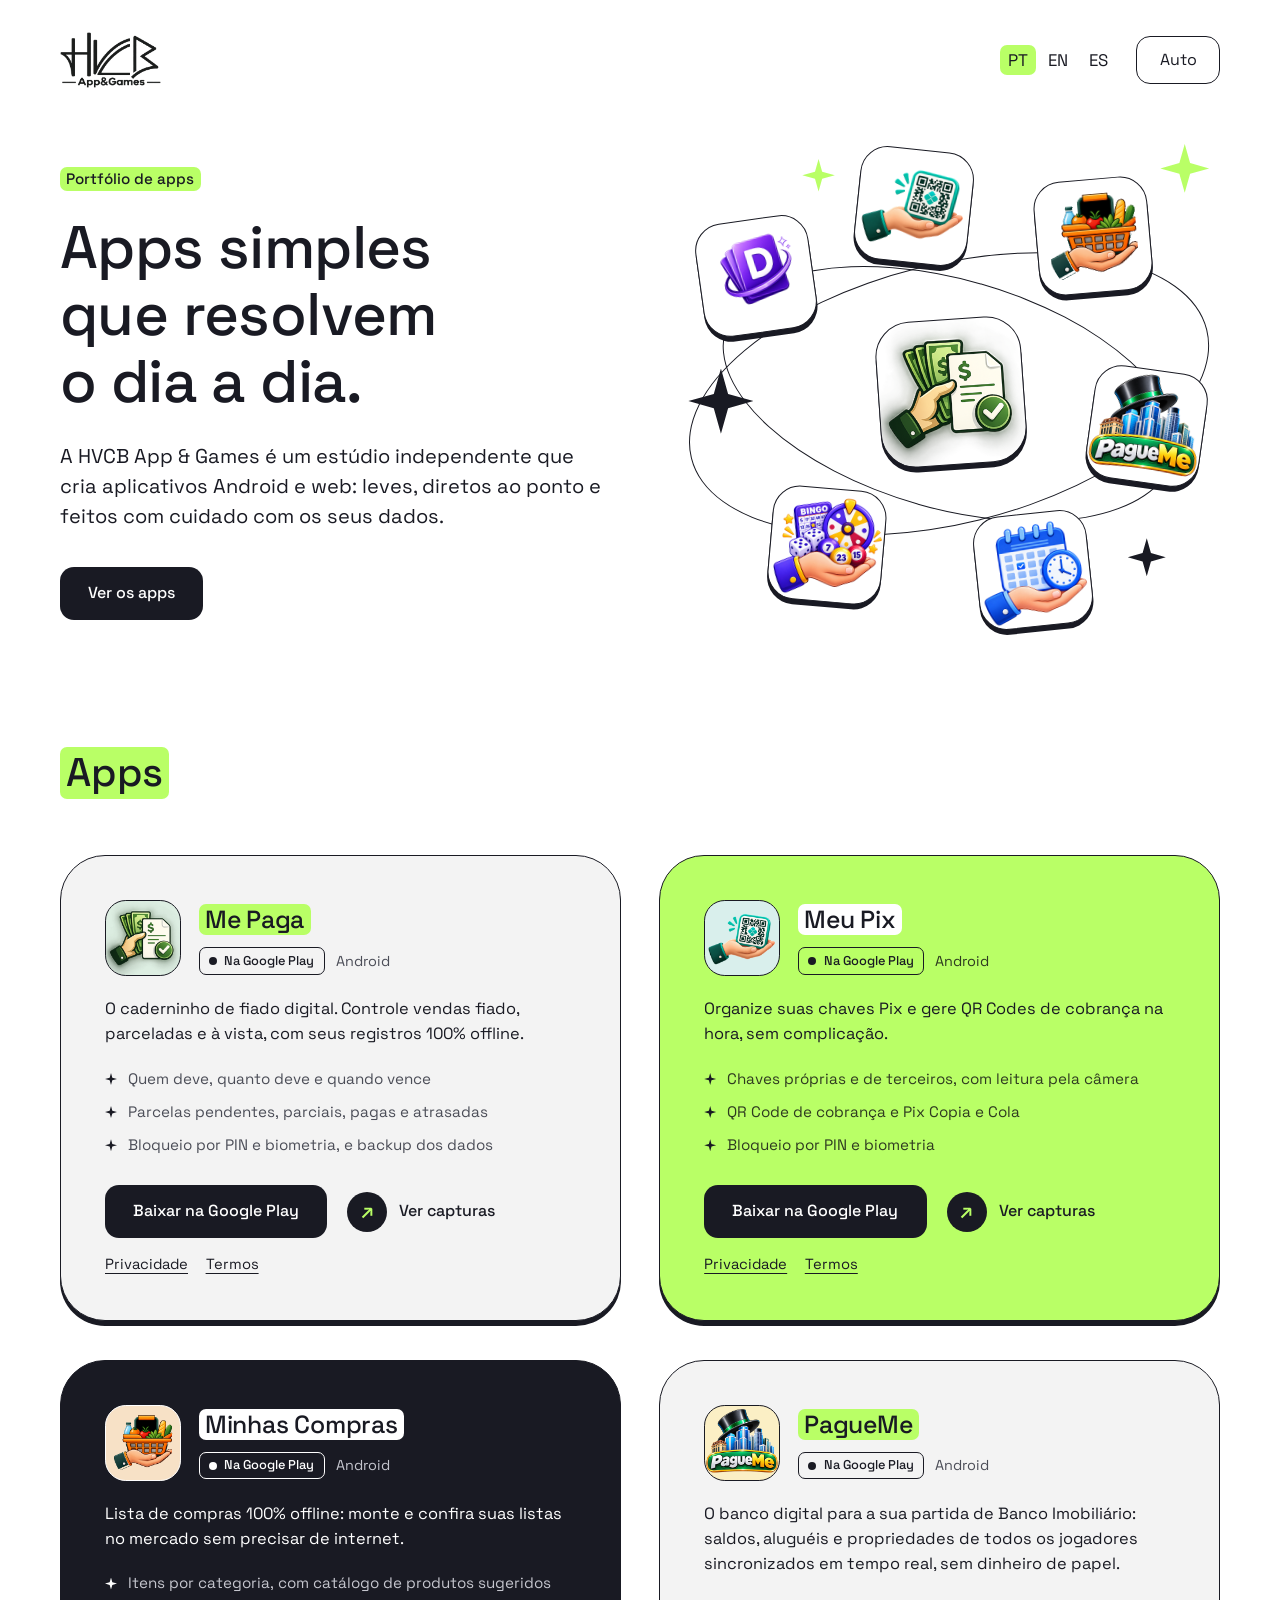
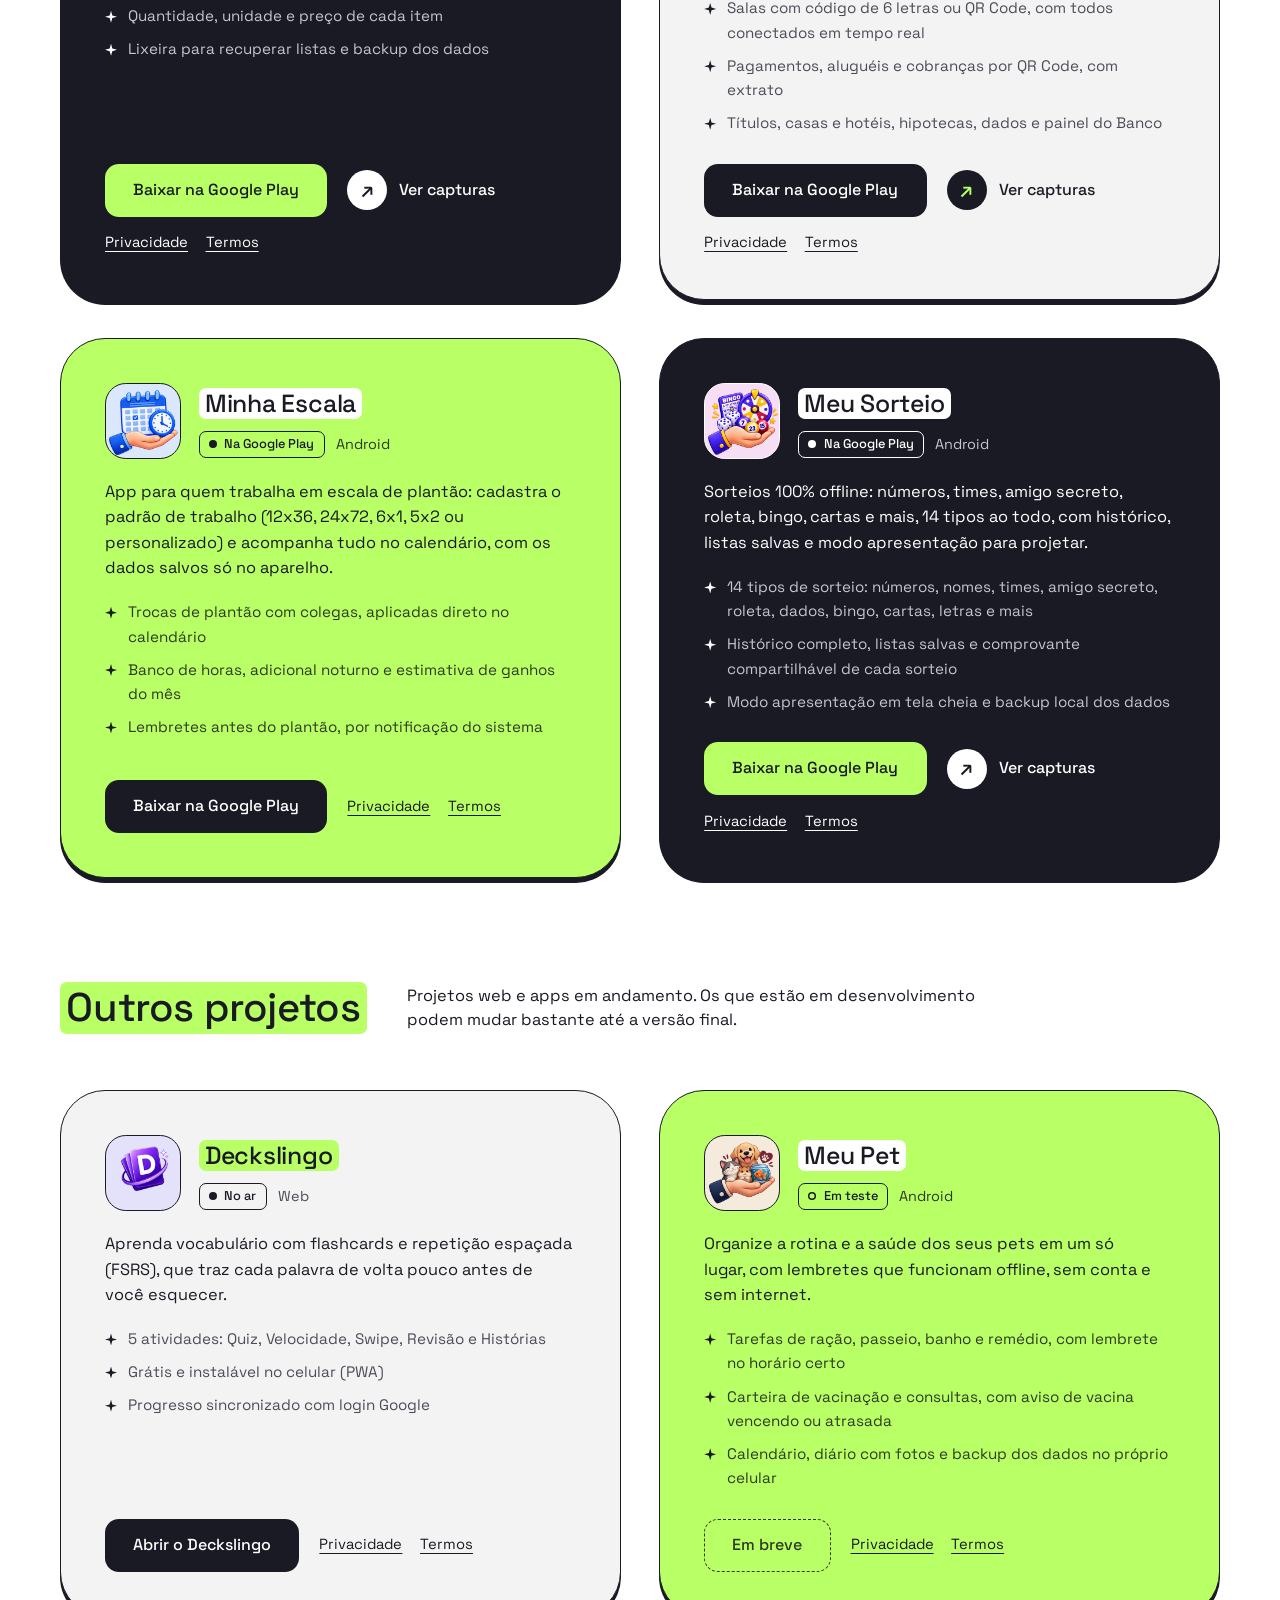
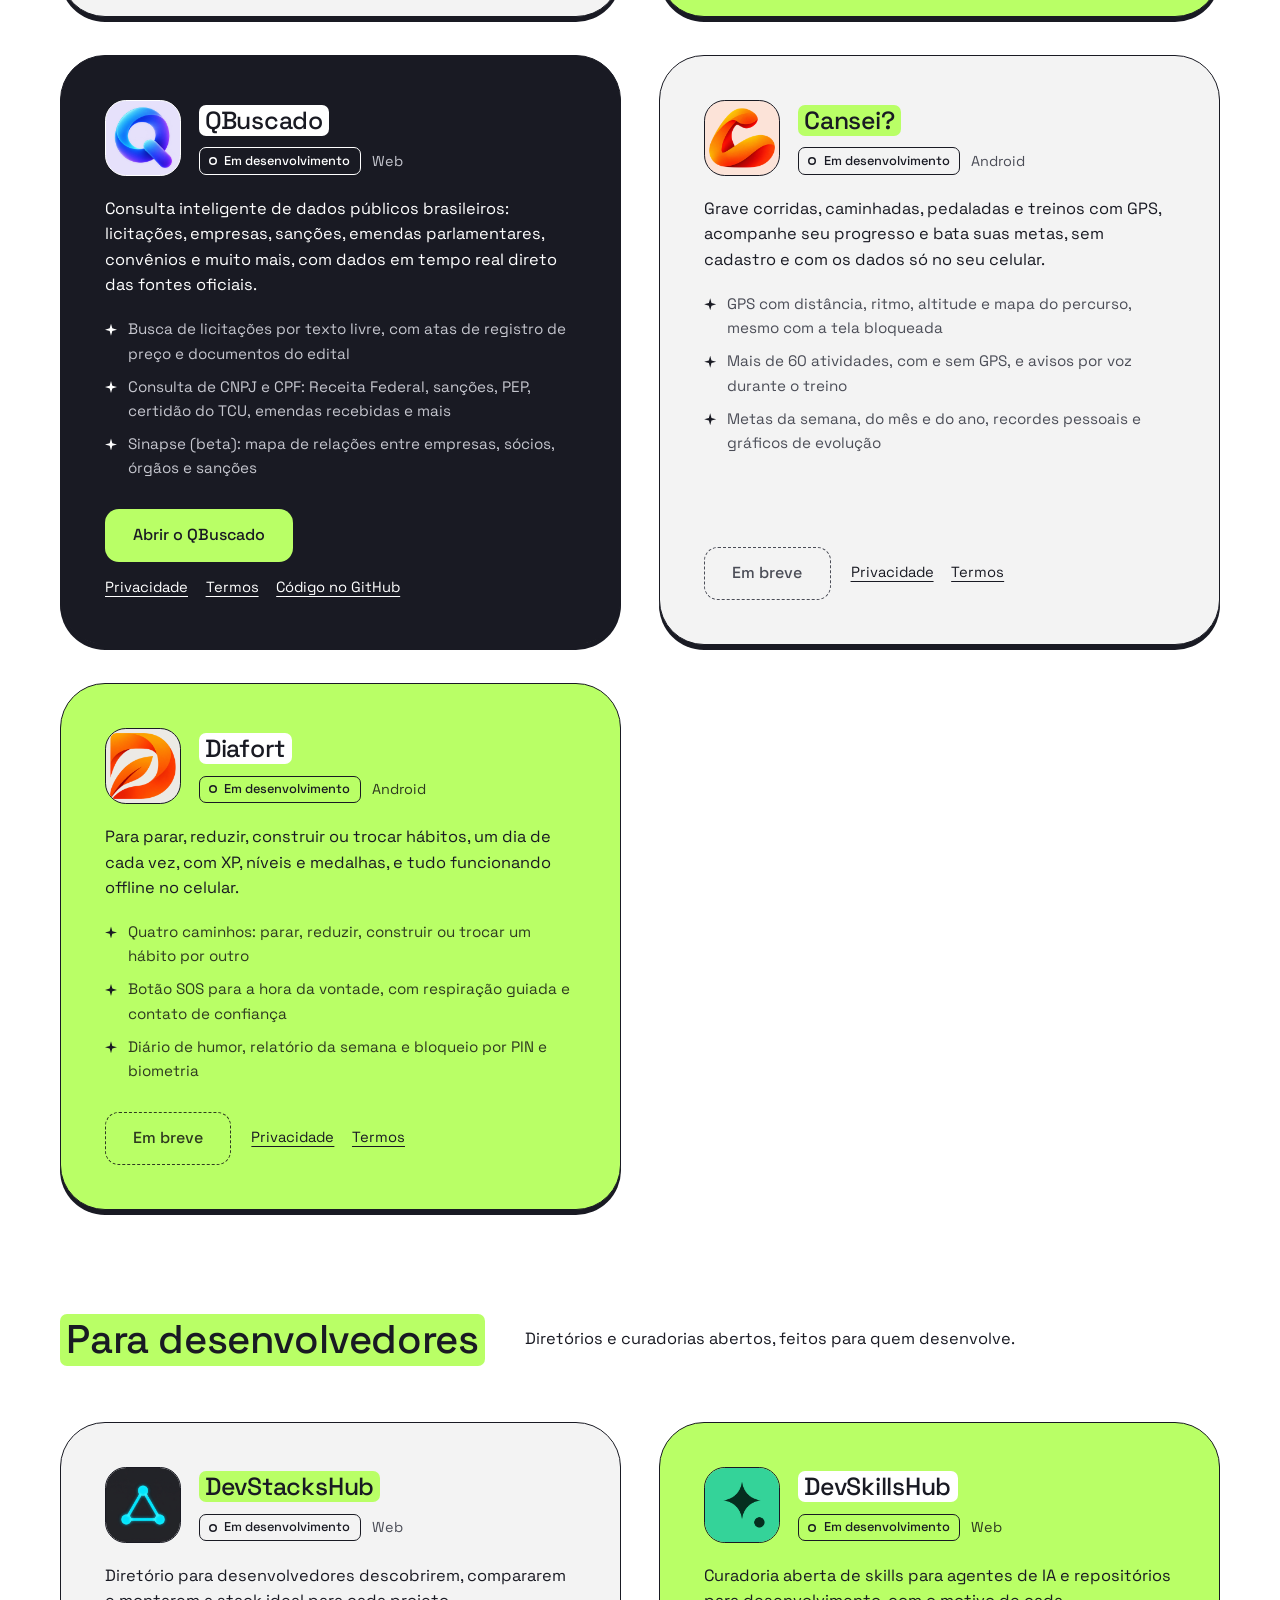
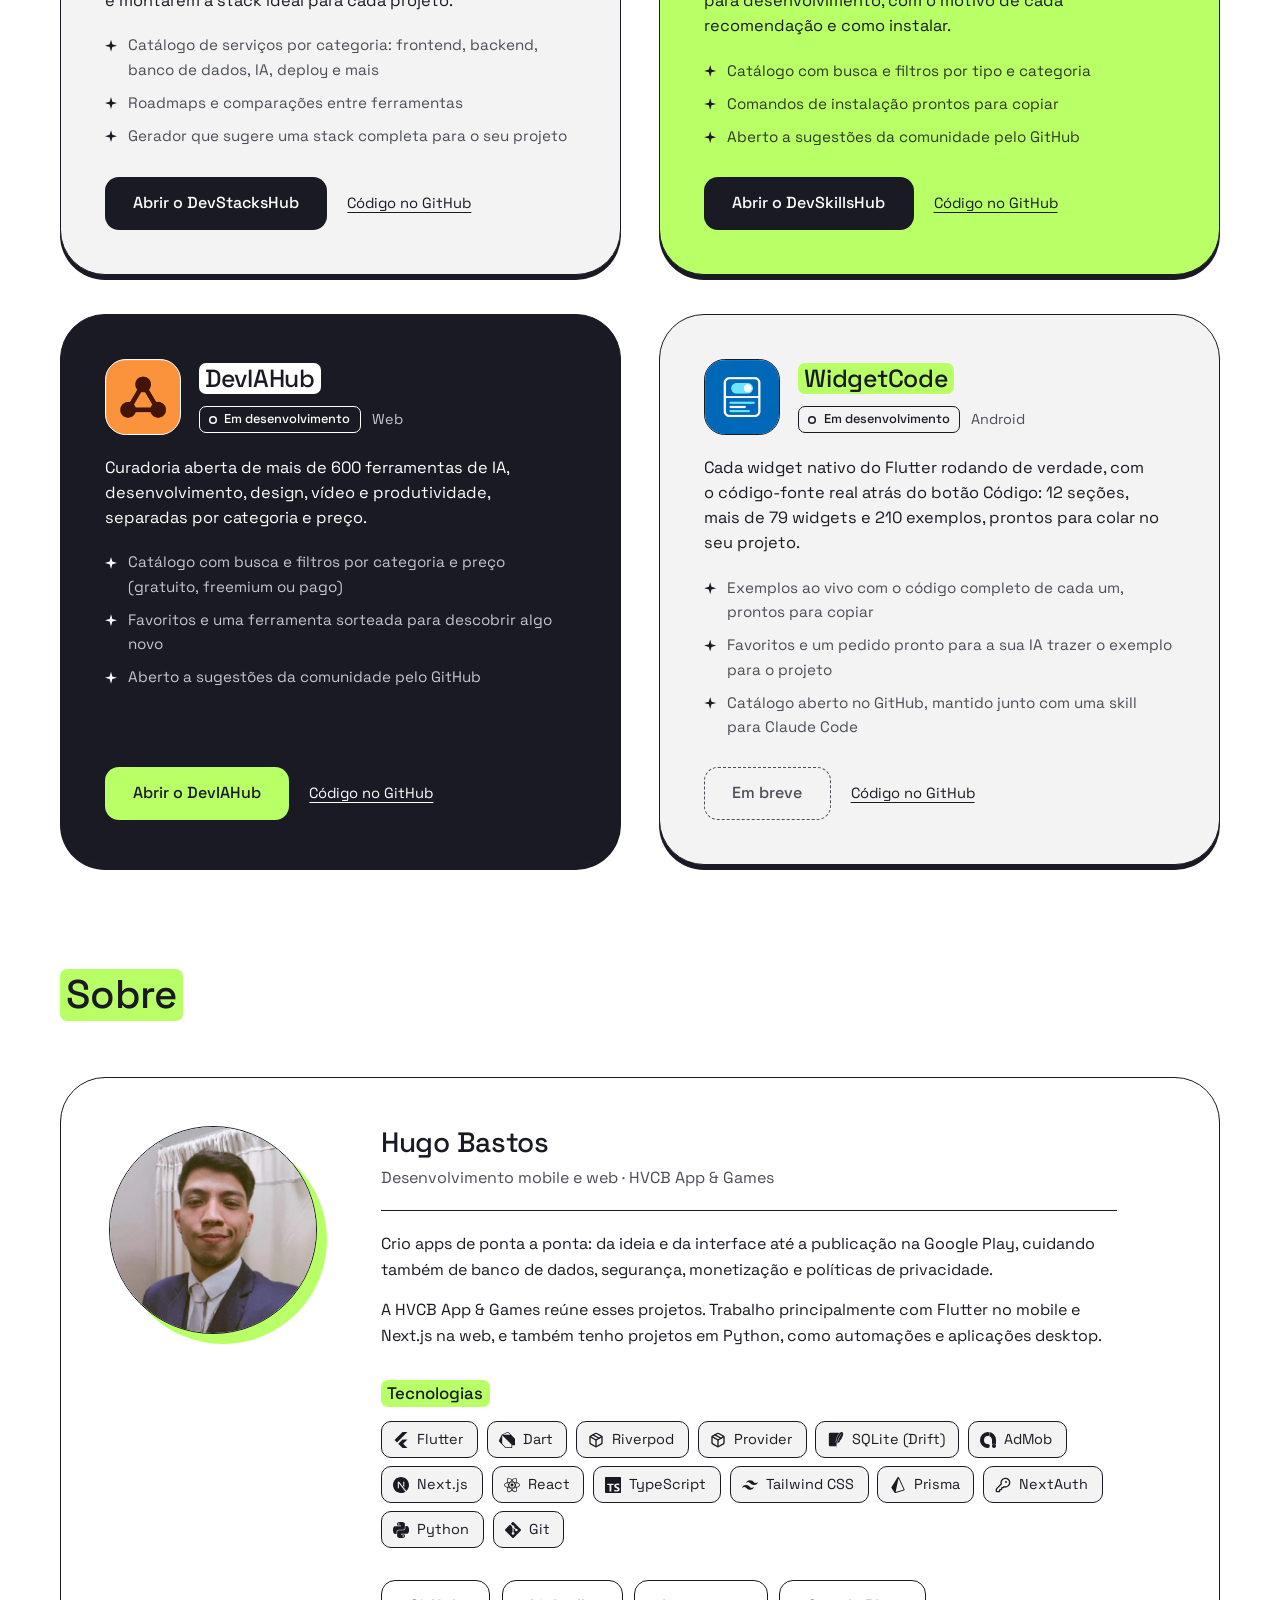
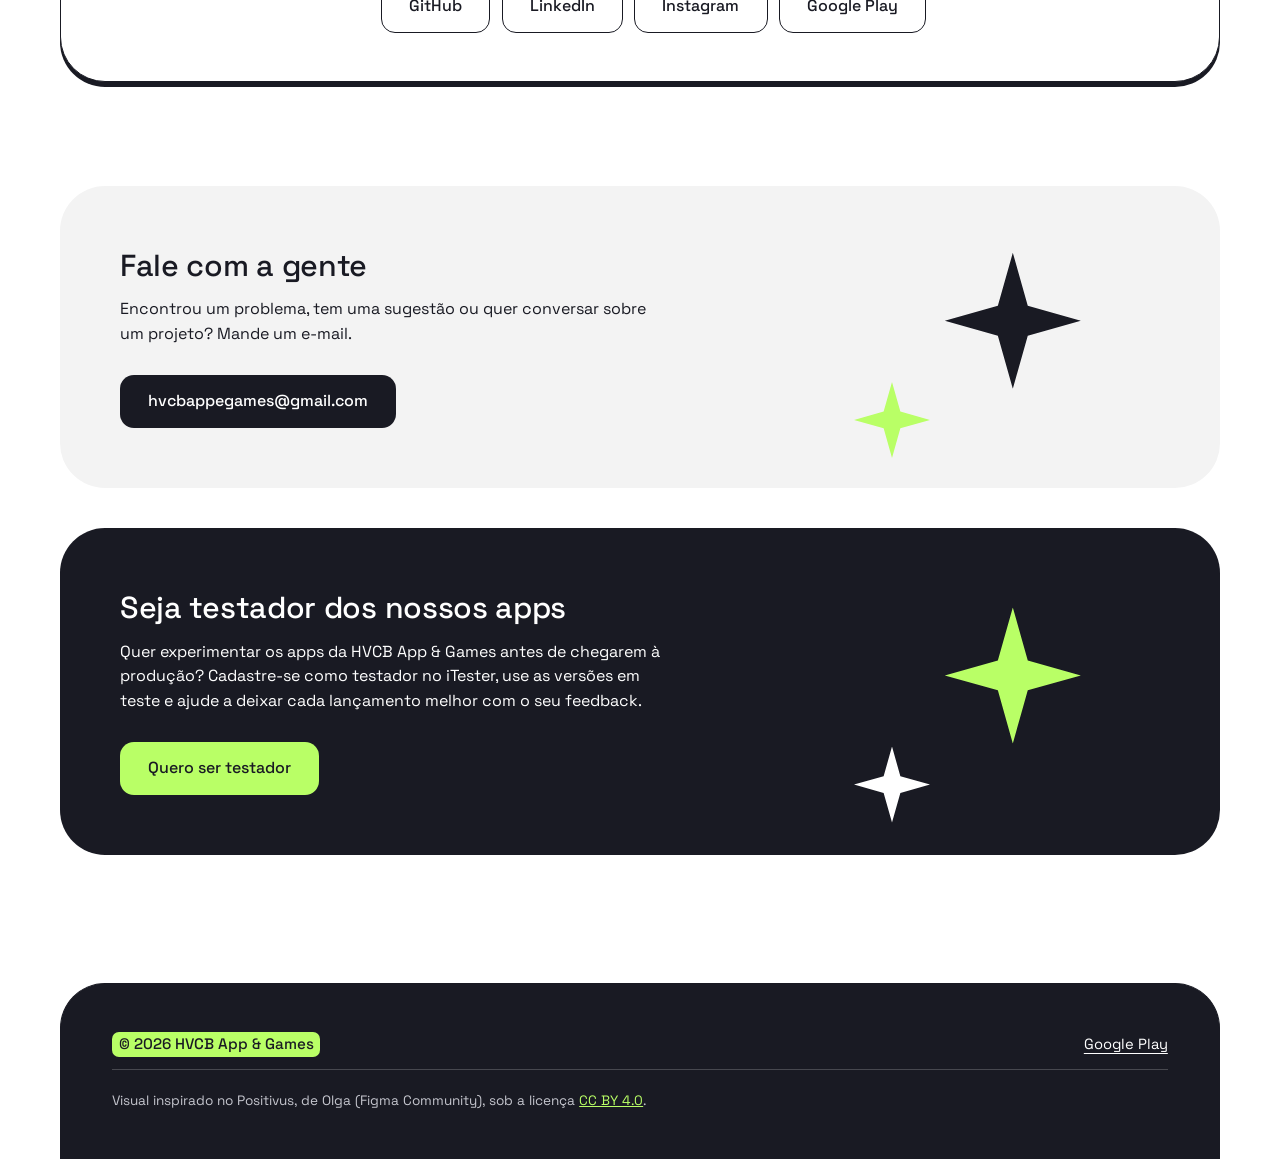
<file: index.html>
<!DOCTYPE html>
<html lang="pt-BR">
<head>
<meta charset="utf-8">
<meta name="viewport" content="width=device-width, initial-scale=1">
<title>HVCB App &amp; Games — Apps para o dia a dia</title>
<meta name="description" content="Portfólio da HVCB App &amp; Games: Me Paga, Meu Pix, Minhas Compras, PagueMe, Minha Escala, Meu Sorteio e Deckslingo. Apps Android e web leves, diretos ao ponto e feitos com cuidado com os seus dados.">
<meta name="color-scheme" content="light dark">
<script>try{var t=localStorage.getItem("tema");if(t==="light"||t==="dark")document.documentElement.setAttribute("data-theme",t);}catch(e){}</script>
<meta name="theme-color" content="#FFFFFF" media="(prefers-color-scheme: light)">
<meta name="theme-color" content="#0F1016" media="(prefers-color-scheme: dark)">
<link rel="canonical" href="https://hugobastoss.github.io/hvcb-appgames/">
<link rel="alternate" hreflang="pt-BR" href="https://hugobastoss.github.io/hvcb-appgames/">
<link rel="alternate" hreflang="en" href="https://hugobastoss.github.io/hvcb-appgames/index-en.html">
<link rel="alternate" hreflang="es" href="https://hugobastoss.github.io/hvcb-appgames/index-es.html">
<link rel="alternate" hreflang="x-default" href="https://hugobastoss.github.io/hvcb-appgames/">
<meta property="og:type" content="website">
<meta property="og:title" content="HVCB App &amp; Games — Apps para o dia a dia">
<meta property="og:description" content="Me Paga, Meu Pix, Minhas Compras, PagueMe, Minha Escala, Meu Sorteio e Deckslingo.">
<meta property="og:url" content="https://hugobastoss.github.io/hvcb-appgames/">
<meta property="og:image" content="https://hugobastoss.github.io/hvcb-appgames/assets/banner-largo-grafite.webp">
<meta property="og:image:width" content="2172">
<meta property="og:image:height" content="724">
<meta name="twitter:card" content="summary_large_image">
<meta name="twitter:image" content="https://hugobastoss.github.io/hvcb-appgames/assets/banner-largo-grafite.webp">
<link rel="icon" href="favicon.svg" type="image/svg+xml">
<link rel="preconnect" href="https://fonts.googleapis.com">
<link rel="preconnect" href="https://fonts.gstatic.com" crossorigin>
<link rel="stylesheet" href="https://fonts.googleapis.com/css2?family=Space+Grotesk:wght@400;500;600;700&display=swap">
<link rel="stylesheet" href="assets/styles.css">
<script src="assets/theme.js" defer></script>
</head>
<body>
<a class="pular-conteudo" href="#conteudo">Pular para o conteúdo</a>
<div class="container">
  <header class="topo">
    <a class="marca" href="index.html">
      <img class="logo logo--claro" src="assets/logo-horizontal-grafite.webp" alt="HVCB App &amp; Games" width="1353" height="753" fetchpriority="high">
      <img class="logo logo--escuro" src="assets/logo-horizontal-branco.webp" alt="" aria-hidden="true" width="1353" height="753">
    </a>
    <div class="topo-acoes">
      <nav class="idiomas" aria-label="Idioma">
        <a class="ativo" href="index.html" hreflang="pt-BR" aria-current="page">PT</a>
        <a href="index-en.html" hreflang="en">EN</a>
        <a href="index-es.html" hreflang="es">ES</a>
      </nav>
      <button type="button" class="tema-botao" id="temaBotao" aria-label="Tema: Auto. Toque para mudar.">Auto</button>
    </div>
  </header>

  <main id="conteudo" tabindex="-1">
    <section class="hero">
      <div class="hero-icones" aria-hidden="true">
        <span class="hero-anel"></span>
        <span class="hero-anel hero-anel--2"></span>
        <span class="hero-estrela hero-estrela--1"></span>
        <span class="hero-estrela hero-estrela--2"></span>
        <span class="hero-estrela hero-estrela--3"></span>
        <span class="hero-estrela hero-estrela--4"></span>
        <img src="assets/icons/mepaga.png" alt="" width="56" height="56">
        <img src="assets/icons/meupix.png" alt="" width="56" height="56">
        <img src="assets/icons/minhascompras.png" alt="" width="56" height="56">
        <img src="assets/icons/pagueme.png" alt="" width="56" height="56">
        <img src="assets/icons/minhaescala.png" alt="" width="56" height="56">
        <img src="assets/icons/meusorteio.png" alt="" width="56" height="56">
        <img src="assets/icons/deckslingo.png" alt="" width="56" height="56">
      </div>
      <p class="eyebrow">Portfólio de apps</p>
      <h1>Apps simples que resolvem o dia a dia.</h1>
      <p class="lead">A HVCB App &amp; Games é um estúdio independente que cria aplicativos Android e web: leves, diretos ao ponto e feitos com cuidado com os seus dados.</p>
      <div class="hero-acoes">
        <a class="botao botao--ink" href="#apps">Ver os apps</a>
      </div>
    </section>

    <section class="secao" id="apps" aria-labelledby="titulo-apps">
      <div class="secao-titulo"><h2 id="titulo-apps">Apps</h2></div>
      <div class="apps">

        <article class="app app--mepaga" data-app="mepaga">
          <div class="app-topo">
            <img class="app-icone" src="assets/icons/mepaga.png" alt="" width="72" height="72" loading="lazy">
            <div class="app-nome">
              <h3 translate="no">Me Paga</h3>
              <p class="app-meta"><span class="status">Na Google Play</span><span>Android</span></p>
            </div>
          </div>
          <p>O caderninho de fiado digital. Controle vendas fiado, parceladas e à vista, com seus registros 100% offline.</p>
          <ul class="app-lista">
            <li>Quem deve, quanto deve e quando vence</li>
            <li>Parcelas pendentes, parciais, pagas e atrasadas</li>
            <li>Bloqueio por PIN e biometria, e backup dos dados</li>
          </ul>
          <div class="app-acoes">
            <a class="botao" href="https://play.google.com/store/apps/details?id=com.hvcb.appgames.mepaga" target="_blank" rel="noopener noreferrer">Baixar na Google Play</a>
            <button type="button" class="botao botao--contorno detalhe-ver">Ver capturas</button>
            <span class="links-legais">
              <a class="link" href="https://hugobastoss.github.io/app-mepaga-docs/politica-de-privacidade.html" target="_blank" rel="noopener noreferrer">Privacidade</a>
              <a class="link" href="https://hugobastoss.github.io/app-mepaga-docs/termos-de-uso.html" target="_blank" rel="noopener noreferrer">Termos</a>
            </span>
          </div>
        </article>

        <article class="app app--meupix" data-app="meupix">
          <div class="app-topo">
            <img class="app-icone" src="assets/icons/meupix.png" alt="" width="72" height="72" loading="lazy">
            <div class="app-nome">
              <h3 translate="no">Meu Pix</h3>
              <p class="app-meta"><span class="status">Na Google Play</span><span>Android</span></p>
            </div>
          </div>
          <p>Organize suas chaves Pix e gere QR Codes de cobrança na hora, sem complicação.</p>
          <ul class="app-lista">
            <li>Chaves próprias e de terceiros, com leitura pela câmera</li>
            <li>QR Code de cobrança e Pix Copia e Cola</li>
            <li>Bloqueio por PIN e biometria</li>
          </ul>
          <div class="app-acoes">
            <a class="botao" href="https://play.google.com/store/apps/details?id=com.hvcb.appgames.meupix" target="_blank" rel="noopener noreferrer">Baixar na Google Play</a>
            <button type="button" class="botao botao--contorno detalhe-ver">Ver capturas</button>
            <span class="links-legais">
              <a class="link" href="https://hugobastoss.github.io/app-meupix-docs/politica-de-privacidade.html" target="_blank" rel="noopener noreferrer">Privacidade</a>
              <a class="link" href="https://hugobastoss.github.io/app-meupix-docs/termos-de-uso.html" target="_blank" rel="noopener noreferrer">Termos</a>
            </span>
          </div>
        </article>

        <article class="app app--minhascompras" data-app="minhascompras">
          <div class="app-topo">
            <img class="app-icone" src="assets/icons/minhascompras.png" alt="" width="72" height="72" loading="lazy">
            <div class="app-nome">
              <h3 translate="no">Minhas Compras</h3>
              <p class="app-meta"><span class="status">Na Google Play</span><span>Android</span></p>
            </div>
          </div>
          <p>Lista de compras 100% offline: monte e confira suas listas no mercado sem precisar de internet.</p>
          <ul class="app-lista">
            <li>Itens por categoria, com catálogo de produtos sugeridos</li>
            <li>Quantidade, unidade e preço de cada item</li>
            <li>Lixeira para recuperar listas e backup dos dados</li>
          </ul>
          <div class="app-acoes">
            <a class="botao" href="https://play.google.com/store/apps/details?id=com.hvcb.appgames.minhascompras" target="_blank" rel="noopener noreferrer">Baixar na Google Play</a>
            <button type="button" class="botao botao--contorno detalhe-ver">Ver capturas</button>
            <span class="links-legais">
              <a class="link" href="https://hugobastoss.github.io/app-minhas-compras-docs/politica-de-privacidade.html" target="_blank" rel="noopener noreferrer">Privacidade</a>
              <a class="link" href="https://hugobastoss.github.io/app-minhas-compras-docs/termos-de-uso.html" target="_blank" rel="noopener noreferrer">Termos</a>
            </span>
          </div>
        </article>

        <article class="app app--pagueme" data-app="pagueme">
          <div class="app-topo">
            <img class="app-icone" src="assets/icons/pagueme.png" alt="" width="72" height="72" loading="lazy">
            <div class="app-nome">
              <h3 translate="no">PagueMe</h3>
              <p class="app-meta"><span class="status">Na Google Play</span><span>Android</span></p>
            </div>
          </div>
          <p>O banco digital para a sua partida de Banco Imobiliário: saldos, aluguéis e propriedades de todos os jogadores sincronizados em tempo real, sem dinheiro de papel.</p>
          <ul class="app-lista">
            <li>Salas com código de 6 letras ou QR Code, com todos conectados em tempo real</li>
            <li>Pagamentos, aluguéis e cobranças por QR Code, com extrato</li>
            <li>Títulos, casas e hotéis, hipotecas, dados e painel do Banco</li>
          </ul>
          <div class="app-acoes">
            <a class="botao" href="https://play.google.com/store/apps/details?id=com.hvcb.appgames.pague.me" target="_blank" rel="noopener noreferrer">Baixar na Google Play</a>
            <button type="button" class="botao botao--contorno detalhe-ver">Ver capturas</button>
            <span class="links-legais">
              <a class="link" href="https://hugobastoss.github.io/app-pagueme-docs/politica-de-privacidade.html" target="_blank" rel="noopener noreferrer">Privacidade</a>
              <a class="link" href="https://hugobastoss.github.io/app-pagueme-docs/termos-de-uso.html" target="_blank" rel="noopener noreferrer">Termos</a>
            </span>
          </div>
        </article>

        <article class="app app--minhaescala">
          <div class="app-topo">
            <img class="app-icone" src="assets/icons/minhaescala.png" alt="" width="72" height="72" loading="lazy">
            <div class="app-nome">
              <h3 translate="no">Minha Escala</h3>
              <p class="app-meta"><span class="status">Na Google Play</span><span>Android</span></p>
            </div>
          </div>
          <p>App para quem trabalha em escala de plantão: cadastra o padrão de trabalho (12x36, 24x72, 6x1, 5x2 ou personalizado) e acompanha tudo no calendário, com os dados salvos só no aparelho.</p>
          <ul class="app-lista">
            <li>Trocas de plantão com colegas, aplicadas direto no calendário</li>
            <li>Banco de horas, adicional noturno e estimativa de ganhos do mês</li>
            <li>Lembretes antes do plantão, por notificação do sistema</li>
          </ul>
          <div class="app-acoes">
            <a class="botao" href="https://play.google.com/store/apps/details?id=com.hvcb.appgames.minhaescala" target="_blank" rel="noopener noreferrer">Baixar na Google Play</a>
            <span class="links-legais">
              <a class="link" href="https://hugobastoss.github.io/app-minha-escala-docs/politica-de-privacidade.html" target="_blank" rel="noopener noreferrer">Privacidade</a>
              <a class="link" href="https://hugobastoss.github.io/app-minha-escala-docs/termos-de-uso.html" target="_blank" rel="noopener noreferrer">Termos</a>
            </span>
          </div>
        </article>

        <article class="app app--meusorteio" data-app="meusorteio">
          <div class="app-topo">
            <img class="app-icone" src="assets/icons/meusorteio.png" alt="" width="72" height="72" loading="lazy">
            <div class="app-nome">
              <h3 translate="no">Meu Sorteio</h3>
              <p class="app-meta"><span class="status">Na Google Play</span><span>Android</span></p>
            </div>
          </div>
          <p>Sorteios 100% offline: números, times, amigo secreto, roleta, bingo, cartas e mais, 14 tipos ao todo, com histórico, listas salvas e modo apresentação para projetar.</p>
          <ul class="app-lista">
            <li>14 tipos de sorteio: números, nomes, times, amigo secreto, roleta, dados, bingo, cartas, letras e mais</li>
            <li>Histórico completo, listas salvas e comprovante compartilhável de cada sorteio</li>
            <li>Modo apresentação em tela cheia e backup local dos dados</li>
          </ul>
          <div class="app-acoes">
            <a class="botao" href="https://play.google.com/store/apps/details?id=com.hvcb.appgames.meusorteio" target="_blank" rel="noopener noreferrer">Baixar na Google Play</a>
            <button type="button" class="botao botao--contorno detalhe-ver">Ver capturas</button>
            <span class="links-legais">
              <a class="link" href="https://hugobastoss.github.io/app-meu-sorteio-docs/politica-de-privacidade.html" target="_blank" rel="noopener noreferrer">Privacidade</a>
              <a class="link" href="https://hugobastoss.github.io/app-meu-sorteio-docs/termos-de-uso.html" target="_blank" rel="noopener noreferrer">Termos</a>
            </span>
          </div>
        </article>

      </div>
    </section>

    <section class="secao" id="projetos" aria-labelledby="titulo-projetos">
      <div class="secao-titulo">
        <h2 id="titulo-projetos">Outros projetos</h2>
        <p>Projetos web e apps em andamento. Os que estão em desenvolvimento podem mudar bastante até a versão final.</p>
      </div>
      <div class="apps apps--projetos">

        <article class="app app--deckslingo">
          <div class="app-topo">
            <img class="app-icone" src="assets/icons/deckslingo.png" alt="" width="72" height="72" loading="lazy">
            <div class="app-nome">
              <h3 translate="no">Deckslingo</h3>
              <p class="app-meta"><span class="status">No ar</span><span>Web</span></p>
            </div>
          </div>
          <p>Aprenda vocabulário com flashcards e repetição espaçada (FSRS), que traz cada palavra de volta pouco antes de você esquecer.</p>
          <ul class="app-lista">
            <li>5 atividades: Quiz, Velocidade, Swipe, Revisão e Histórias</li>
            <li>Grátis e instalável no celular (PWA)</li>
            <li>Progresso sincronizado com login Google</li>
          </ul>
          <div class="app-acoes">
            <a class="botao" href="https://deckslingo.com" target="_blank" rel="noopener noreferrer">Abrir o Deckslingo</a>
            <span class="links-legais">
              <a class="link" href="https://deckslingo.com/privacidade" target="_blank" rel="noopener noreferrer">Privacidade</a>
              <a class="link" href="https://deckslingo.com/termos" target="_blank" rel="noopener noreferrer">Termos</a>
            </span>
          </div>
        </article>

        <article class="app app--meupet">
          <div class="app-topo">
            <img class="app-icone" src="assets/icons/meupet.png" alt="" width="72" height="72" loading="lazy">
            <div class="app-nome">
              <h3 translate="no">Meu Pet</h3>
              <p class="app-meta"><span class="status status--breve">Em teste</span><span>Android</span></p>
            </div>
          </div>
          <p>Organize a rotina e a saúde dos seus pets em um só lugar, com lembretes que funcionam offline, sem conta e sem internet.</p>
          <ul class="app-lista">
            <li>Tarefas de ração, passeio, banho e remédio, com lembrete no horário certo</li>
            <li>Carteira de vacinação e consultas, com aviso de vacina vencendo ou atrasada</li>
            <li>Calendário, diário com fotos e backup dos dados no próprio celular</li>
          </ul>
          <div class="app-acoes">
            <span class="botao botao--off">Em breve</span>
            <span class="links-legais">
              <a class="link" href="https://hugobastoss.github.io/app-pet-rotina-docs/politica-de-privacidade.html" target="_blank" rel="noopener noreferrer">Privacidade</a>
              <a class="link" href="https://hugobastoss.github.io/app-pet-rotina-docs/termos-de-uso.html" target="_blank" rel="noopener noreferrer">Termos</a>
            </span>
          </div>
        </article>

        <article class="app app--qbuscado">
          <div class="app-topo">
            <img class="app-icone" src="assets/icons/qbuscado.png" alt="" width="72" height="72" loading="lazy">
            <div class="app-nome">
              <h3 translate="no">QBuscado</h3>
              <p class="app-meta"><span class="status status--breve">Em desenvolvimento</span><span>Web</span></p>
            </div>
          </div>
          <p>Consulta inteligente de dados públicos brasileiros: licitações, empresas, sanções, emendas parlamentares, convênios e muito mais, com dados em tempo real direto das fontes oficiais.</p>
          <ul class="app-lista">
            <li>Busca de licitações por texto livre, com atas de registro de preço e documentos do edital</li>
            <li>Consulta de CNPJ e CPF: Receita Federal, sanções, PEP, certidão do TCU, emendas recebidas e mais</li>
            <li>Sinapse (beta): mapa de relações entre empresas, sócios, órgãos e sanções</li>
          </ul>
          <div class="app-acoes">
            <a class="botao" href="https://qbuscado.vercel.app" target="_blank" rel="noopener noreferrer">Abrir o QBuscado</a>
            <span class="links-legais">
              <a class="link" href="https://qbuscado.vercel.app/politica-de-privacidade" target="_blank" rel="noopener noreferrer">Privacidade</a>
              <a class="link" href="https://qbuscado.vercel.app/termos-de-uso" target="_blank" rel="noopener noreferrer">Termos</a>
              <a class="link" href="https://github.com/hugobastoss/site-qbuscado" target="_blank" rel="noopener noreferrer">Código no GitHub</a>
            </span>
          </div>
        </article>

        <article class="app app--cansei">
          <div class="app-topo">
            <img class="app-icone" src="assets/icons/cansei.png" alt="" width="72" height="72" loading="lazy">
            <div class="app-nome">
              <h3 translate="no">Cansei?</h3>
              <p class="app-meta"><span class="status status--breve">Em desenvolvimento</span><span>Android</span></p>
            </div>
          </div>
          <p>Grave corridas, caminhadas, pedaladas e treinos com GPS, acompanhe seu progresso e bata suas metas, sem cadastro e com os dados só no seu celular.</p>
          <ul class="app-lista">
            <li>GPS com distância, ritmo, altitude e mapa do percurso, mesmo com a tela bloqueada</li>
            <li>Mais de 60 atividades, com e sem GPS, e avisos por voz durante o treino</li>
            <li>Metas da semana, do mês e do ano, recordes pessoais e gráficos de evolução</li>
          </ul>
          <div class="app-acoes">
            <span class="botao botao--off">Em breve</span>
            <span class="links-legais">
              <a class="link" href="https://hugobastoss.github.io/app-cansei-docs/politica-de-privacidade.html" target="_blank" rel="noopener noreferrer">Privacidade</a>
              <a class="link" href="https://hugobastoss.github.io/app-cansei-docs/termos-de-uso.html" target="_blank" rel="noopener noreferrer">Termos</a>
            </span>
          </div>
        </article>

        <article class="app app--diafort">
          <div class="app-topo">
            <img class="app-icone" src="assets/icons/diafort.png" alt="" width="72" height="72" loading="lazy">
            <div class="app-nome">
              <h3 translate="no">Diafort</h3>
              <p class="app-meta"><span class="status status--breve">Em desenvolvimento</span><span>Android</span></p>
            </div>
          </div>
          <p>Para parar, reduzir, construir ou trocar hábitos, um dia de cada vez, com XP, níveis e medalhas, e tudo funcionando offline no celular.</p>
          <ul class="app-lista">
            <li>Quatro caminhos: parar, reduzir, construir ou trocar um hábito por outro</li>
            <li>Botão SOS para a hora da vontade, com respiração guiada e contato de confiança</li>
            <li>Diário de humor, relatório da semana e bloqueio por PIN e biometria</li>
          </ul>
          <div class="app-acoes">
            <span class="botao botao--off">Em breve</span>
            <span class="links-legais">
              <a class="link" href="https://hugobastoss.github.io/app-diafort-docs/politica-de-privacidade.html" target="_blank" rel="noopener noreferrer">Privacidade</a>
              <a class="link" href="https://hugobastoss.github.io/app-diafort-docs/termos-de-uso.html" target="_blank" rel="noopener noreferrer">Termos</a>
            </span>
          </div>
        </article>

      </div>
    </section>

    <section class="secao" id="desenvolvedores" aria-labelledby="titulo-desenvolvedores">
      <div class="secao-titulo">
        <h2 id="titulo-desenvolvedores">Para desenvolvedores</h2>
        <p>Diretórios e curadorias abertos, feitos para quem desenvolve.</p>
      </div>
      <div class="apps apps--projetos">

        <article class="app app--devstackshub">
          <div class="app-topo">
            <img class="app-icone" src="assets/icons/devstackshub.png" alt="" width="72" height="72" loading="lazy">
            <div class="app-nome">
              <h3 translate="no">DevStacksHub</h3>
              <p class="app-meta"><span class="status status--breve">Em desenvolvimento</span><span>Web</span></p>
            </div>
          </div>
          <p>Diretório para desenvolvedores descobrirem, compararem e montarem a stack ideal para cada projeto.</p>
          <ul class="app-lista">
            <li>Catálogo de serviços por categoria: frontend, backend, banco de dados, IA, deploy e mais</li>
            <li>Roadmaps e comparações entre ferramentas</li>
            <li>Gerador que sugere uma stack completa para o seu projeto</li>
          </ul>
          <div class="app-acoes">
            <a class="botao" href="https://hugobastoss.github.io/devstackshub/" target="_blank" rel="noopener noreferrer">Abrir o DevStacksHub</a>
            <span class="links-legais">
              <a class="link" href="https://github.com/hugobastoss/devstackshub" target="_blank" rel="noopener noreferrer">Código no GitHub</a>
            </span>
          </div>
        </article>

        <article class="app app--devskillshub">
          <div class="app-topo">
            <img class="app-icone" src="assets/icons/devskillshub.png" alt="" width="72" height="72" loading="lazy">
            <div class="app-nome">
              <h3 translate="no">DevSkillsHub</h3>
              <p class="app-meta"><span class="status status--breve">Em desenvolvimento</span><span>Web</span></p>
            </div>
          </div>
          <p>Curadoria aberta de skills para agentes de IA e repositórios para desenvolvimento, com o motivo de cada recomendação e como instalar.</p>
          <ul class="app-lista">
            <li>Catálogo com busca e filtros por tipo e categoria</li>
            <li>Comandos de instalação prontos para copiar</li>
            <li>Aberto a sugestões da comunidade pelo GitHub</li>
          </ul>
          <div class="app-acoes">
            <a class="botao" href="https://hugobastoss.github.io/devskillshub/" target="_blank" rel="noopener noreferrer">Abrir o DevSkillsHub</a>
            <span class="links-legais">
              <a class="link" href="https://github.com/hugobastoss/devskillshub" target="_blank" rel="noopener noreferrer">Código no GitHub</a>
            </span>
          </div>
        </article>

        <article class="app app--deviahub">
          <div class="app-topo">
            <img class="app-icone" src="assets/icons/deviahub.png" alt="" width="72" height="72" loading="lazy">
            <div class="app-nome">
              <h3 translate="no">DevIAHub</h3>
              <p class="app-meta"><span class="status status--breve">Em desenvolvimento</span><span>Web</span></p>
            </div>
          </div>
          <p>Curadoria aberta de mais de 600 ferramentas de IA, desenvolvimento, design, vídeo e produtividade, separadas por categoria e preço.</p>
          <ul class="app-lista">
            <li>Catálogo com busca e filtros por categoria e preço (gratuito, freemium ou pago)</li>
            <li>Favoritos e uma ferramenta sorteada para descobrir algo novo</li>
            <li>Aberto a sugestões da comunidade pelo GitHub</li>
          </ul>
          <div class="app-acoes">
            <a class="botao" href="https://hugobastoss.github.io/deviahub/" target="_blank" rel="noopener noreferrer">Abrir o DevIAHub</a>
            <span class="links-legais">
              <a class="link" href="https://github.com/hugobastoss/deviahub" target="_blank" rel="noopener noreferrer">Código no GitHub</a>
            </span>
          </div>
        </article>

        <article class="app app--widgetcode">
          <div class="app-topo">
            <img class="app-icone" src="assets/icons/widgetcode.png" alt="" width="72" height="72" loading="lazy">
            <div class="app-nome">
              <h3 translate="no">WidgetCode</h3>
              <p class="app-meta"><span class="status status--breve">Em desenvolvimento</span><span>Android</span></p>
            </div>
          </div>
          <p>Cada widget nativo do Flutter rodando de verdade, com o código-fonte real atrás do botão Código: 12 seções, mais de 79 widgets e 210 exemplos, prontos para colar no seu projeto.</p>
          <ul class="app-lista">
            <li>Exemplos ao vivo com o código completo de cada um, prontos para copiar</li>
            <li>Favoritos e um pedido pronto para a sua IA trazer o exemplo para o projeto</li>
            <li>Catálogo aberto no GitHub, mantido junto com uma skill para Claude Code</li>
          </ul>
          <div class="app-acoes">
            <span class="botao botao--off">Em breve</span>
            <span class="links-legais">
              <a class="link" href="https://github.com/hugobastoss/widgetcode" target="_blank" rel="noopener noreferrer">Código no GitHub</a>
            </span>
          </div>
        </article>

      </div>
    </section>

    <section class="secao" id="sobre" aria-labelledby="titulo-sobre">
      <div class="secao-titulo"><h2 id="titulo-sobre">Sobre</h2></div>
      <div class="sobre">
        <img class="sobre-foto" src="assets/hugo-bastos.webp" alt="Foto de Hugo Bastos" width="416" height="416" loading="lazy">
        <div>
          <p class="sobre-nome">Hugo Bastos</p>
          <p class="sobre-papel">Desenvolvimento mobile e web · HVCB App &amp; Games</p>
          <div class="sobre-texto">
            <p>Crio apps de ponta a ponta: da ideia e da interface até a publicação na Google Play, cuidando também de banco de dados, segurança, monetização e políticas de privacidade.</p>
            <p>A HVCB App &amp; Games reúne esses projetos. Trabalho principalmente com Flutter no mobile e Next.js na web, e também tenho projetos em Python, como automações e aplicações desktop.</p>
          </div>

          <h3>Tecnologias</h3>
          <ul class="tecnologias">
            <li><svg aria-hidden="true"><use href="assets/tecnologias.svg#flutter"></use></svg>Flutter</li>
            <li><svg aria-hidden="true"><use href="assets/tecnologias.svg#dart"></use></svg>Dart</li>
            <li><svg aria-hidden="true"><use href="assets/tecnologias.svg#riverpod"></use></svg>Riverpod</li>
            <li><svg aria-hidden="true"><use href="assets/tecnologias.svg#provider"></use></svg>Provider</li>
            <li><svg aria-hidden="true"><use href="assets/tecnologias.svg#sqlite"></use></svg>SQLite (Drift)</li>
            <li><svg aria-hidden="true"><use href="assets/tecnologias.svg#admob"></use></svg>AdMob</li>
            <li><svg aria-hidden="true"><use href="assets/tecnologias.svg#nextjs"></use></svg>Next.js</li>
            <li><svg aria-hidden="true"><use href="assets/tecnologias.svg#react"></use></svg>React</li>
            <li><svg aria-hidden="true"><use href="assets/tecnologias.svg#typescript"></use></svg>TypeScript</li>
            <li><svg aria-hidden="true"><use href="assets/tecnologias.svg#tailwind"></use></svg>Tailwind CSS</li>
            <li><svg aria-hidden="true"><use href="assets/tecnologias.svg#prisma"></use></svg>Prisma</li>
            <li><svg aria-hidden="true"><use href="assets/tecnologias.svg#nextauth"></use></svg>NextAuth</li>
            <li><svg aria-hidden="true"><use href="assets/tecnologias.svg#python"></use></svg>Python</li>
            <li><svg aria-hidden="true"><use href="assets/tecnologias.svg#git"></use></svg>Git</li>
          </ul>

          <div class="sobre-links">
            <a class="botao botao--contorno" href="https://github.com/hugobastoss" target="_blank" rel="noopener noreferrer">GitHub</a>
            <a class="botao botao--contorno" href="https://www.linkedin.com/in/ihugobastos/" target="_blank" rel="noopener noreferrer">LinkedIn</a>
            <a class="botao botao--contorno" href="https://www.instagram.com/ihugobastos" target="_blank" rel="noopener noreferrer">Instagram</a>
            <a class="botao botao--contorno" href="https://play.google.com/store/apps/developer?id=HVCB+App+%26+Games" target="_blank" rel="noopener noreferrer">Google Play</a>
          </div>
        </div>
      </div>
    </section>

    <section class="secao secao--junto" id="contato" aria-labelledby="titulo-contato">
      <div class="contato">
        <div>
          <h2 id="titulo-contato">Fale com a gente</h2>
          <p>Encontrou um problema, tem uma sugestão ou quer conversar sobre um projeto? Mande um e-mail.</p>
        </div>
        <a class="botao botao--ink" href="mailto:hvcbappegames@gmail.com" target="_blank" rel="noopener noreferrer">hvcbappegames@gmail.com</a>
      </div>
    </section>

    <section class="secao" id="testadores" aria-labelledby="titulo-testadores">
      <div class="contato contato--escuro">
        <div>
          <h2 id="titulo-testadores">Seja testador dos nossos apps</h2>
          <p>Quer experimentar os apps da HVCB App &amp; Games antes de chegarem à produção? Cadastre-se como testador no iTester, use as versões em teste e ajude a deixar cada lançamento melhor com o seu feedback.</p>
        </div>
        <a class="botao botao--ink" href="https://itester.app/pt/user_profile/32" target="_blank" rel="noopener noreferrer">Quero ser testador</a>
      </div>
    </section>
  </main>

  <footer class="rodape">
    <span>© 2026 HVCB App &amp; Games</span>
    <a class="link" href="https://play.google.com/store/apps/developer?id=HVCB+App+%26+Games" target="_blank" rel="noopener noreferrer">Google Play</a>
    <p class="rodape-credito">Visual inspirado no Positivus, de Olga (Figma Community), sob a licença <a href="https://creativecommons.org/licenses/by/4.0/deed.pt-br" target="_blank" rel="noopener noreferrer">CC BY 4.0</a>.</p>
  </footer>
</div>
<dialog class="detalhe" id="detalhe" aria-label="Detalhes do app">
  <div class="detalhe-caixa">
    <button type="button" class="detalhe-fechar" aria-label="Fechar">&times;</button>
    <div class="detalhe-info"></div>
    <div class="detalhe-galeria" role="region" aria-roledescription="carousel" aria-label="Capturas de tela">
      <div class="galeria-palco"><img class="galeria-img" alt=""></div>
      <div class="galeria-controles">
        <button type="button" class="galeria-seta galeria-anterior" aria-label="Captura anterior">&#8592;</button>
        <div class="galeria-pontos"></div>
        <button type="button" class="galeria-seta galeria-proxima" aria-label="Próxima captura">&#8594;</button>
      </div>
    </div>
  </div>
</dialog>
<script src="assets/detalhes.js" defer></script>
</body>
</html>
</file>
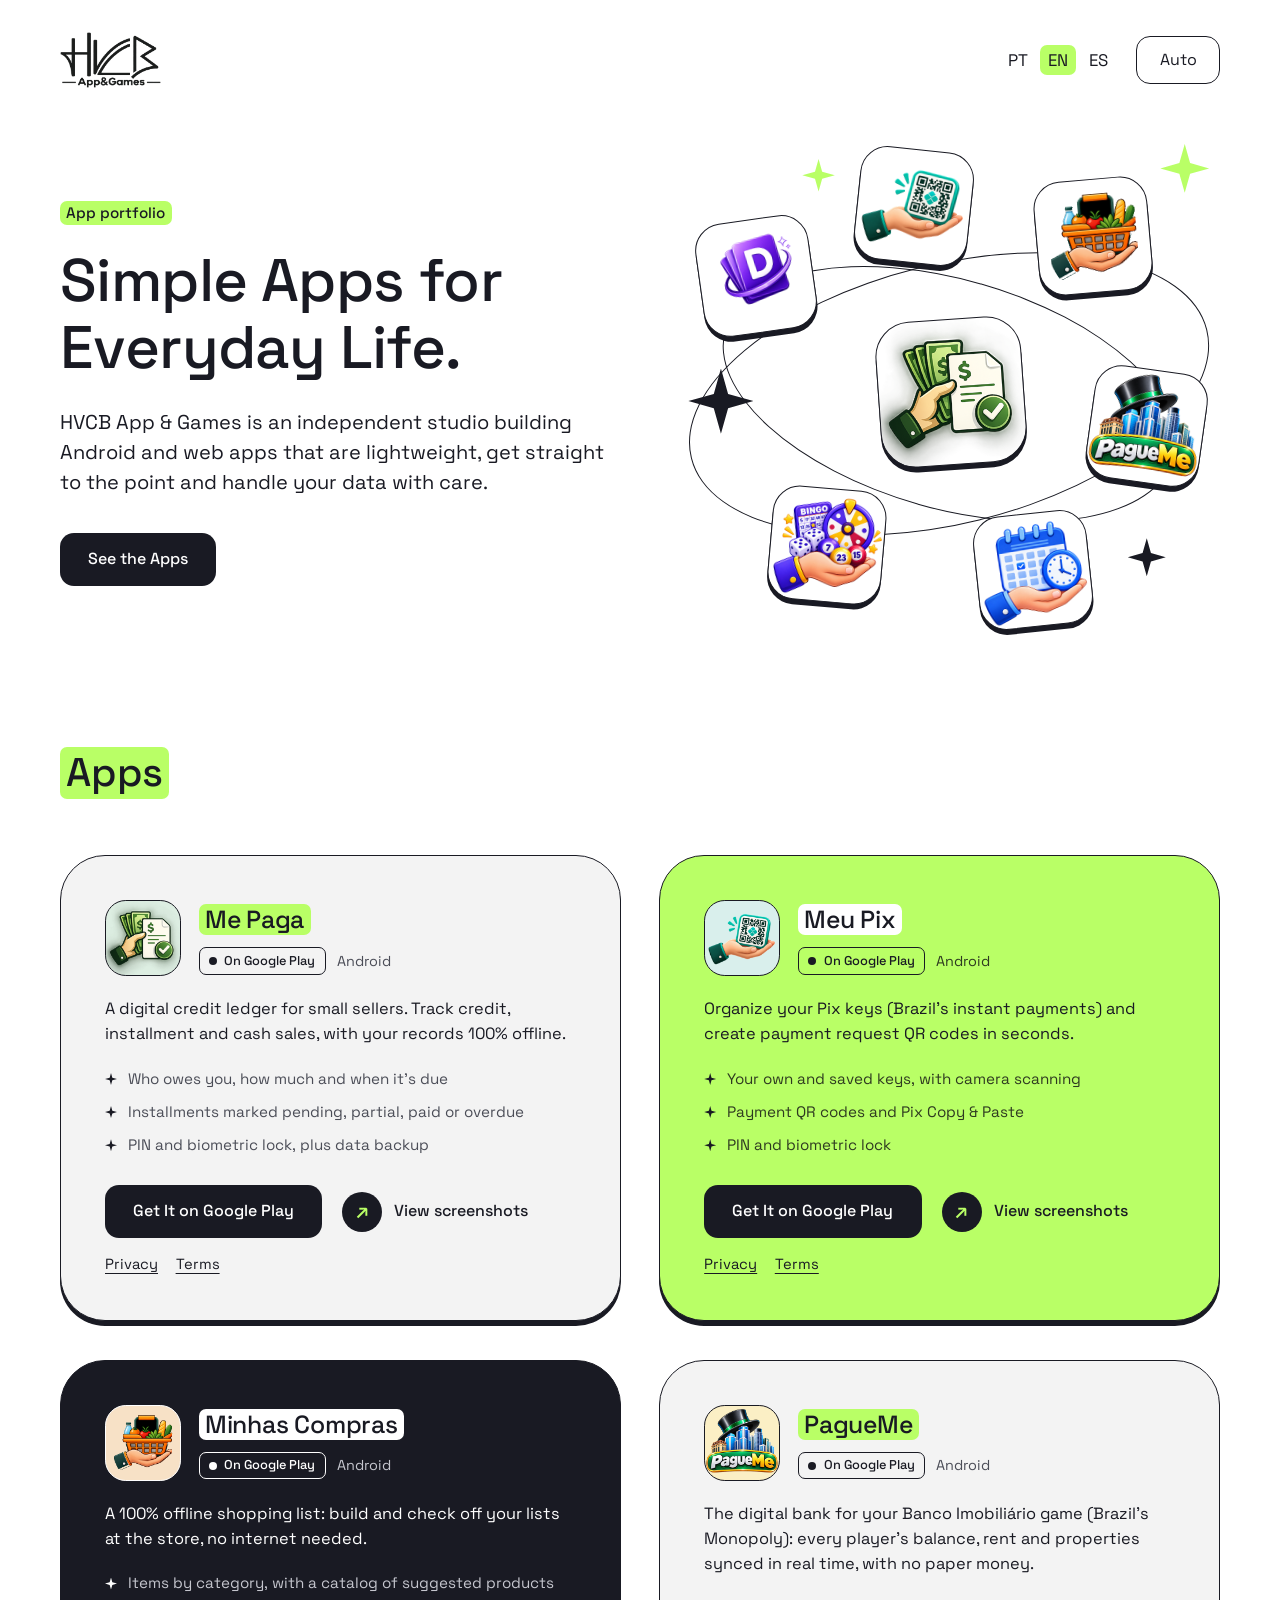
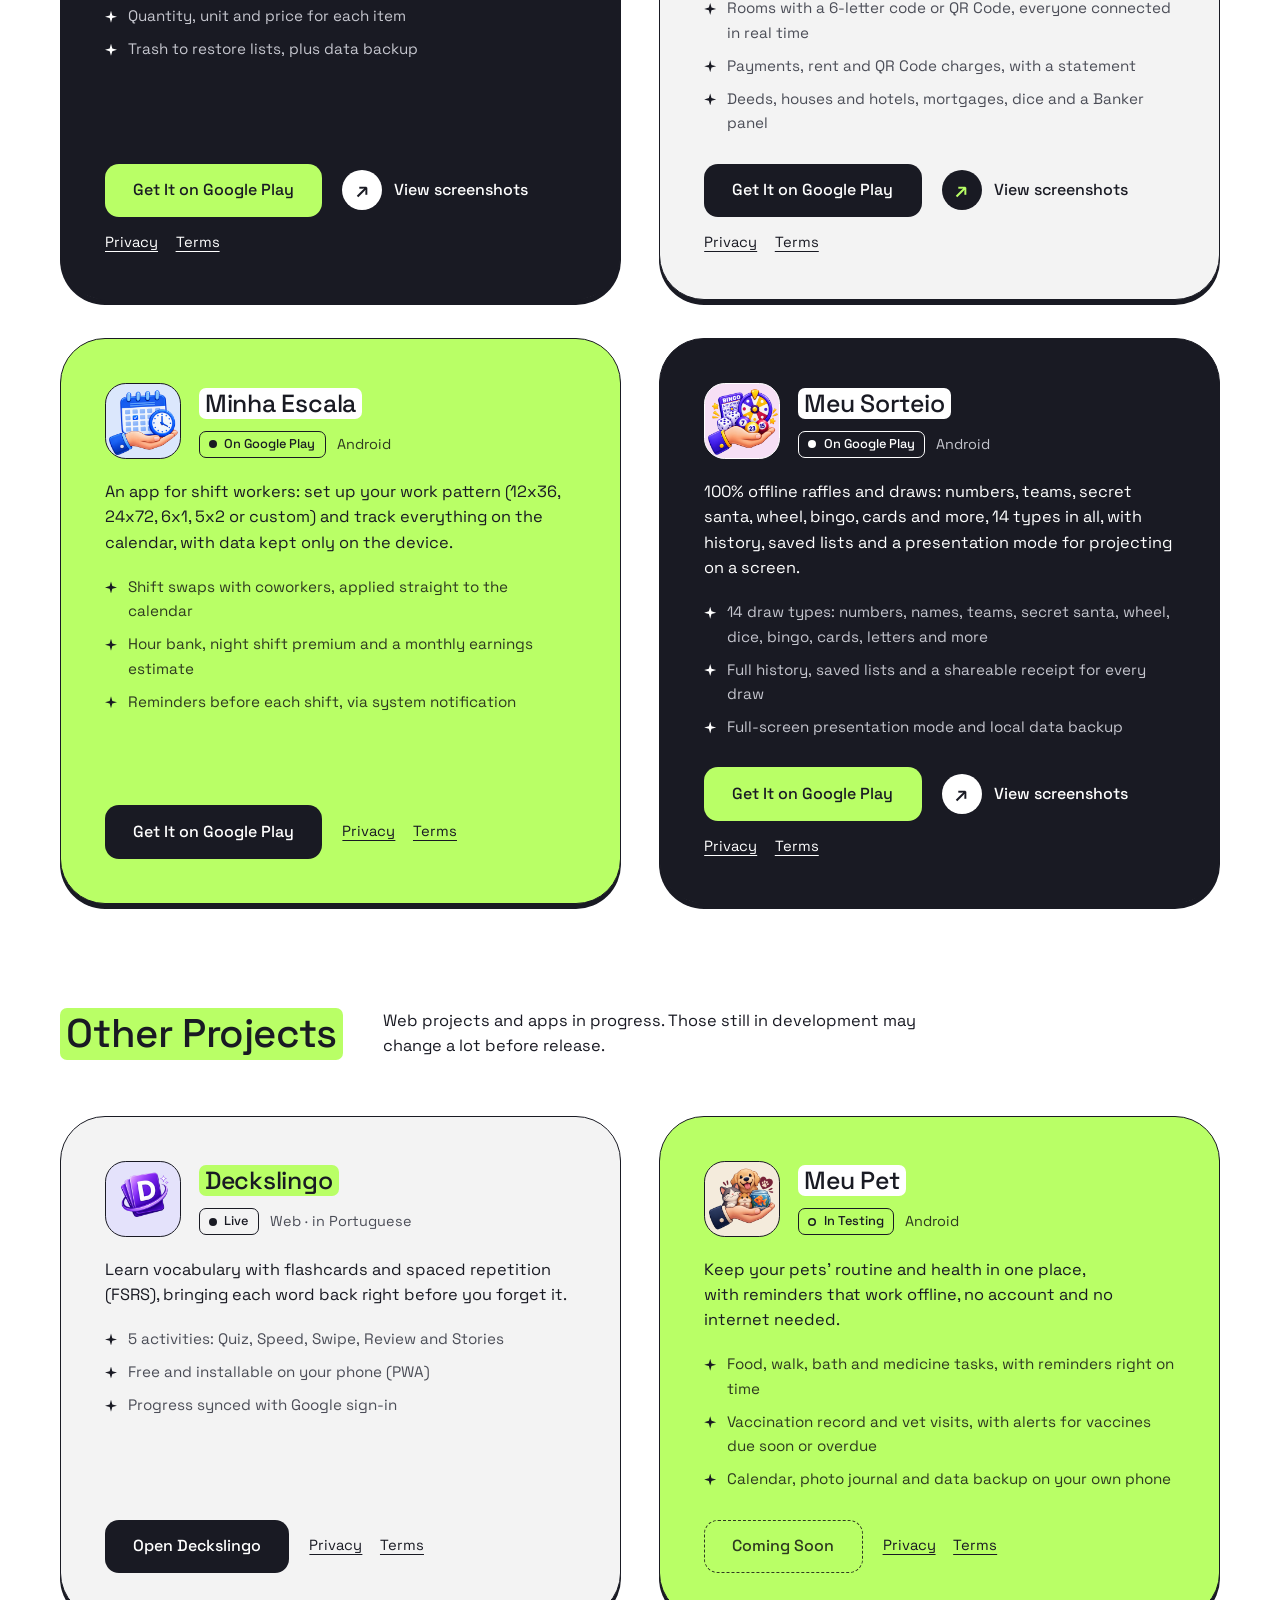
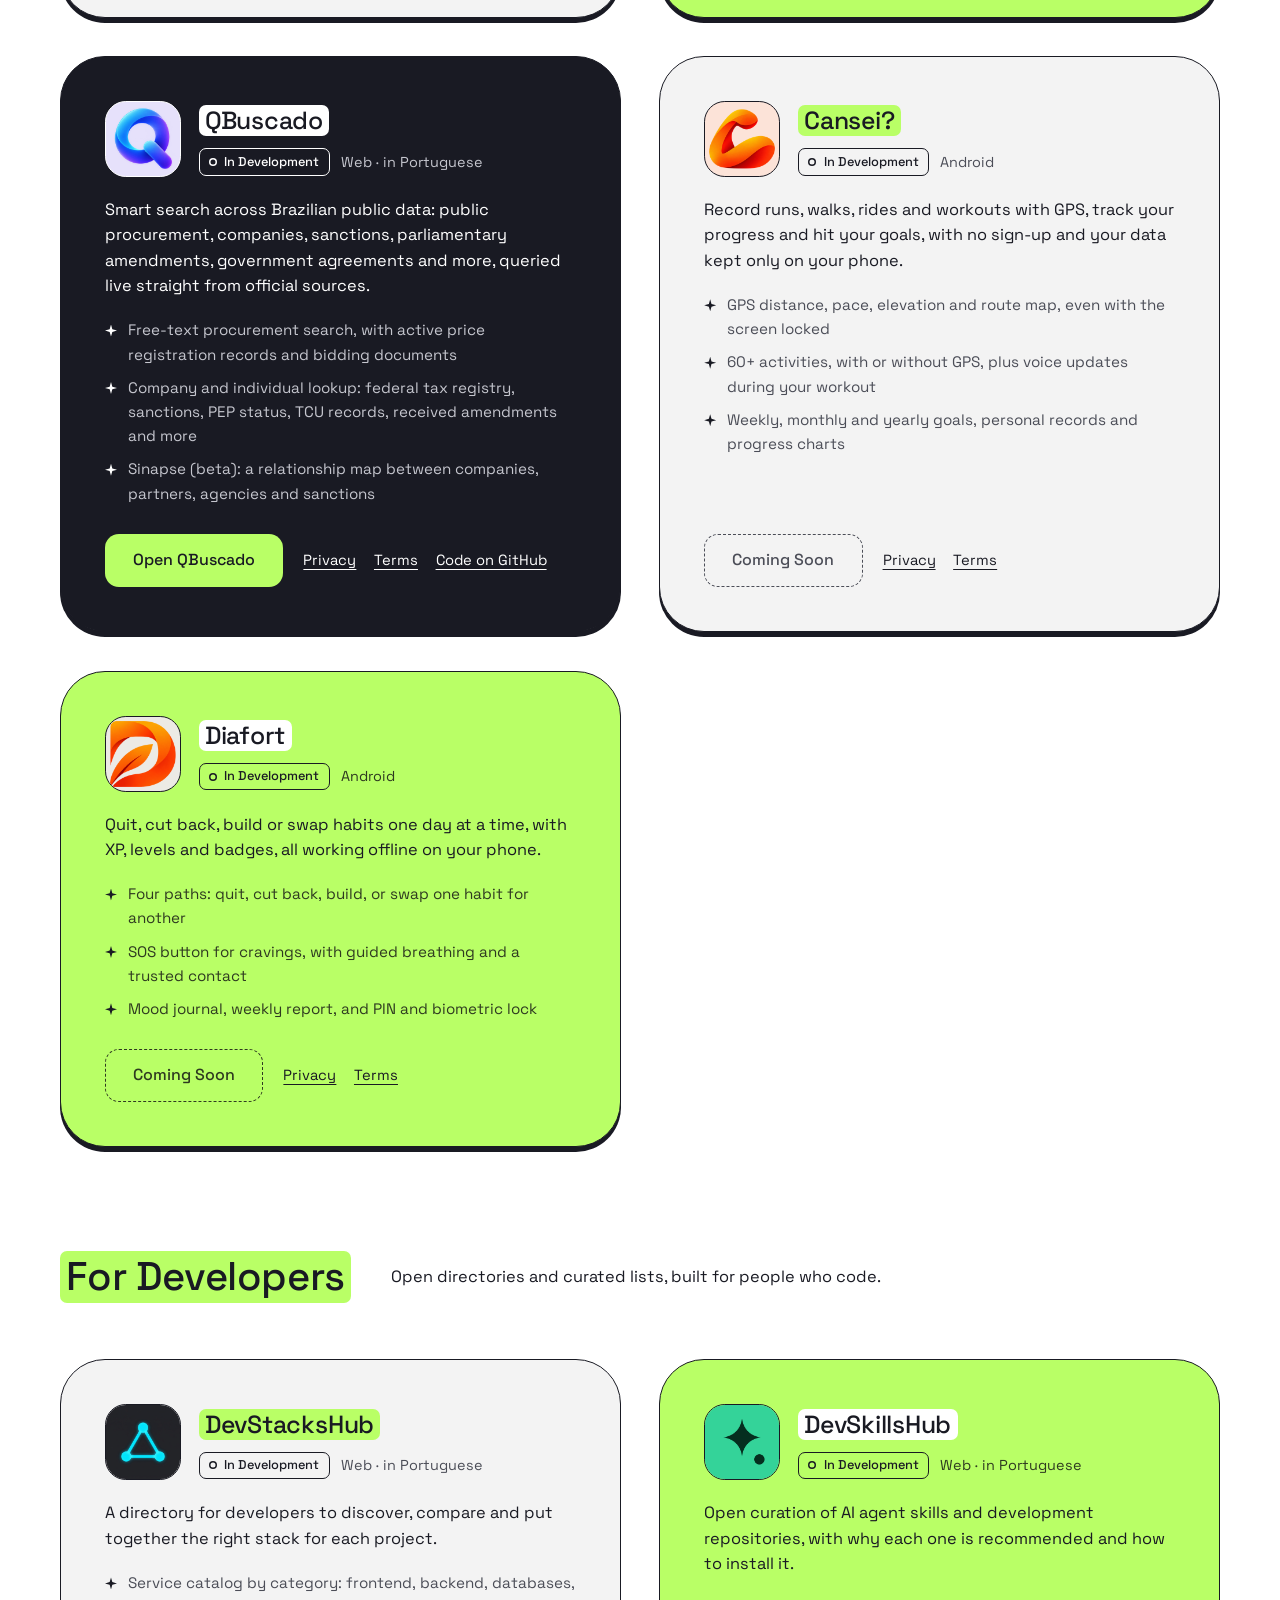
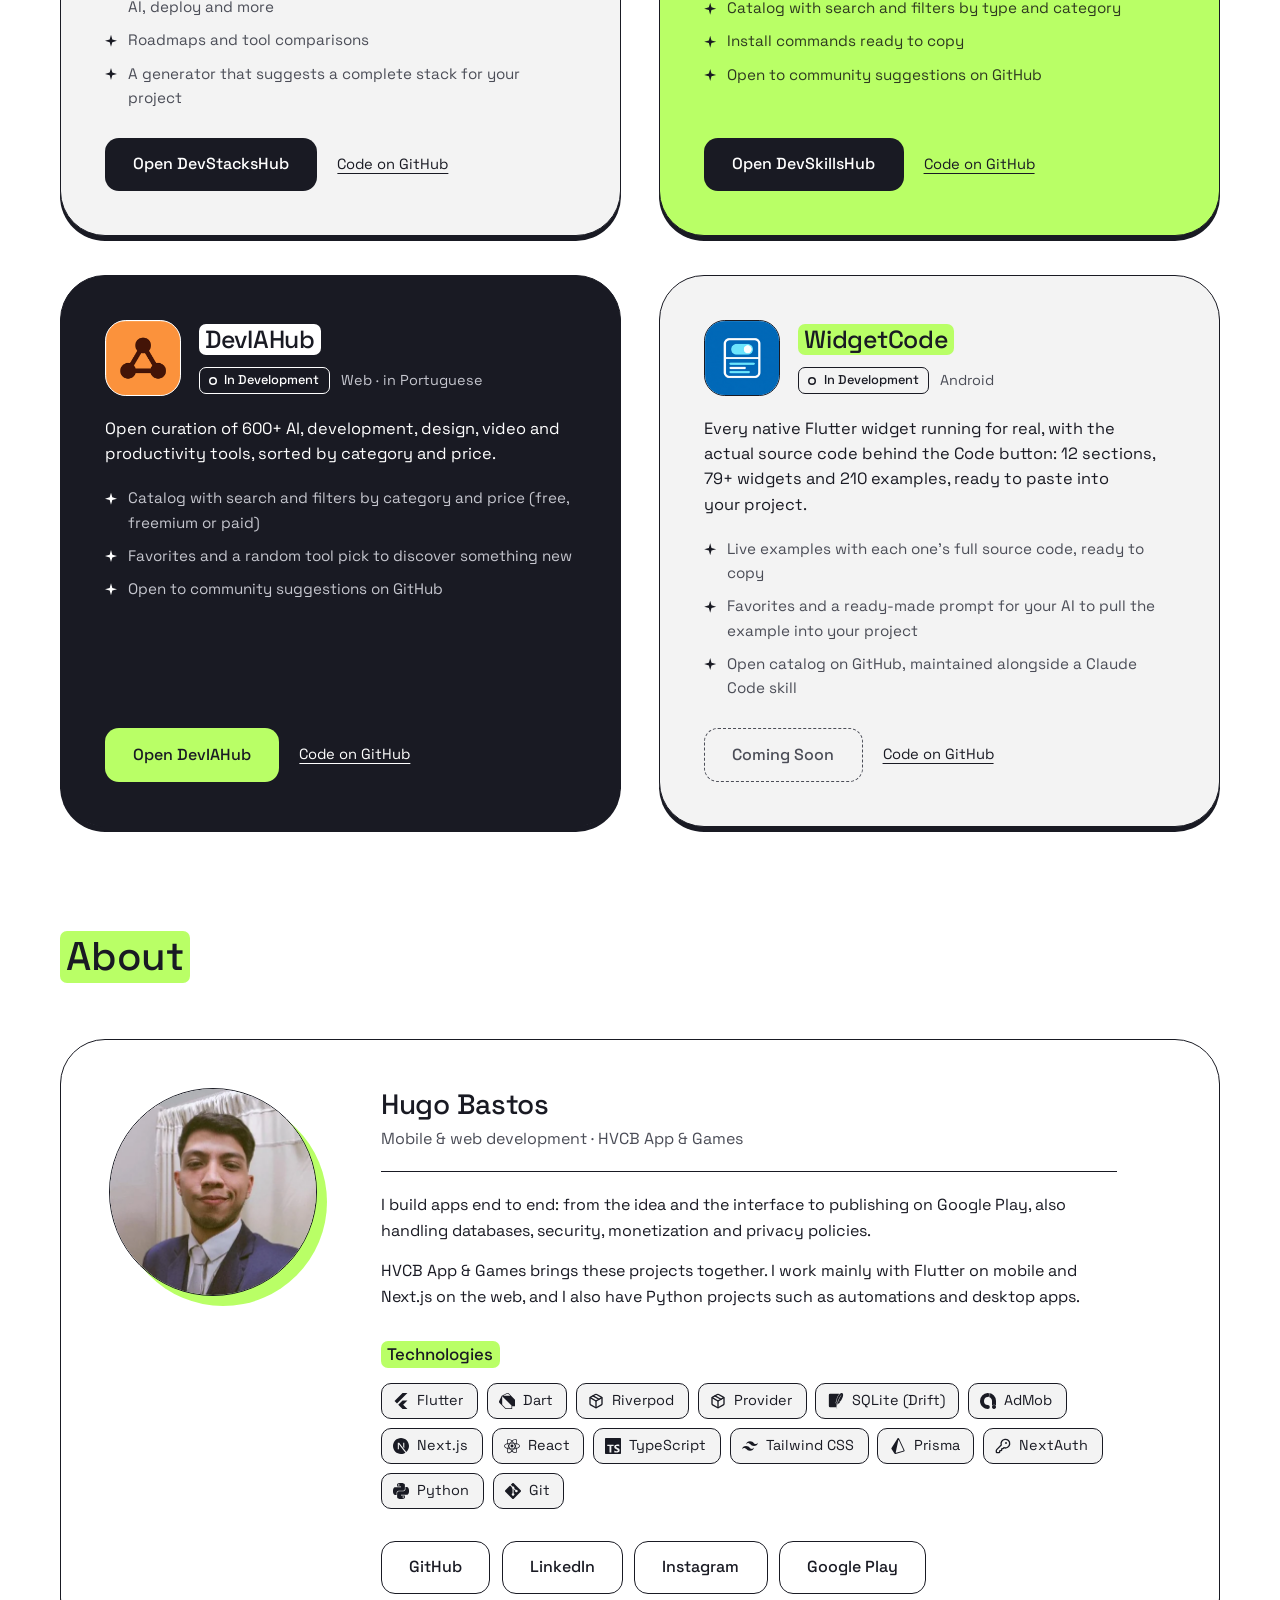
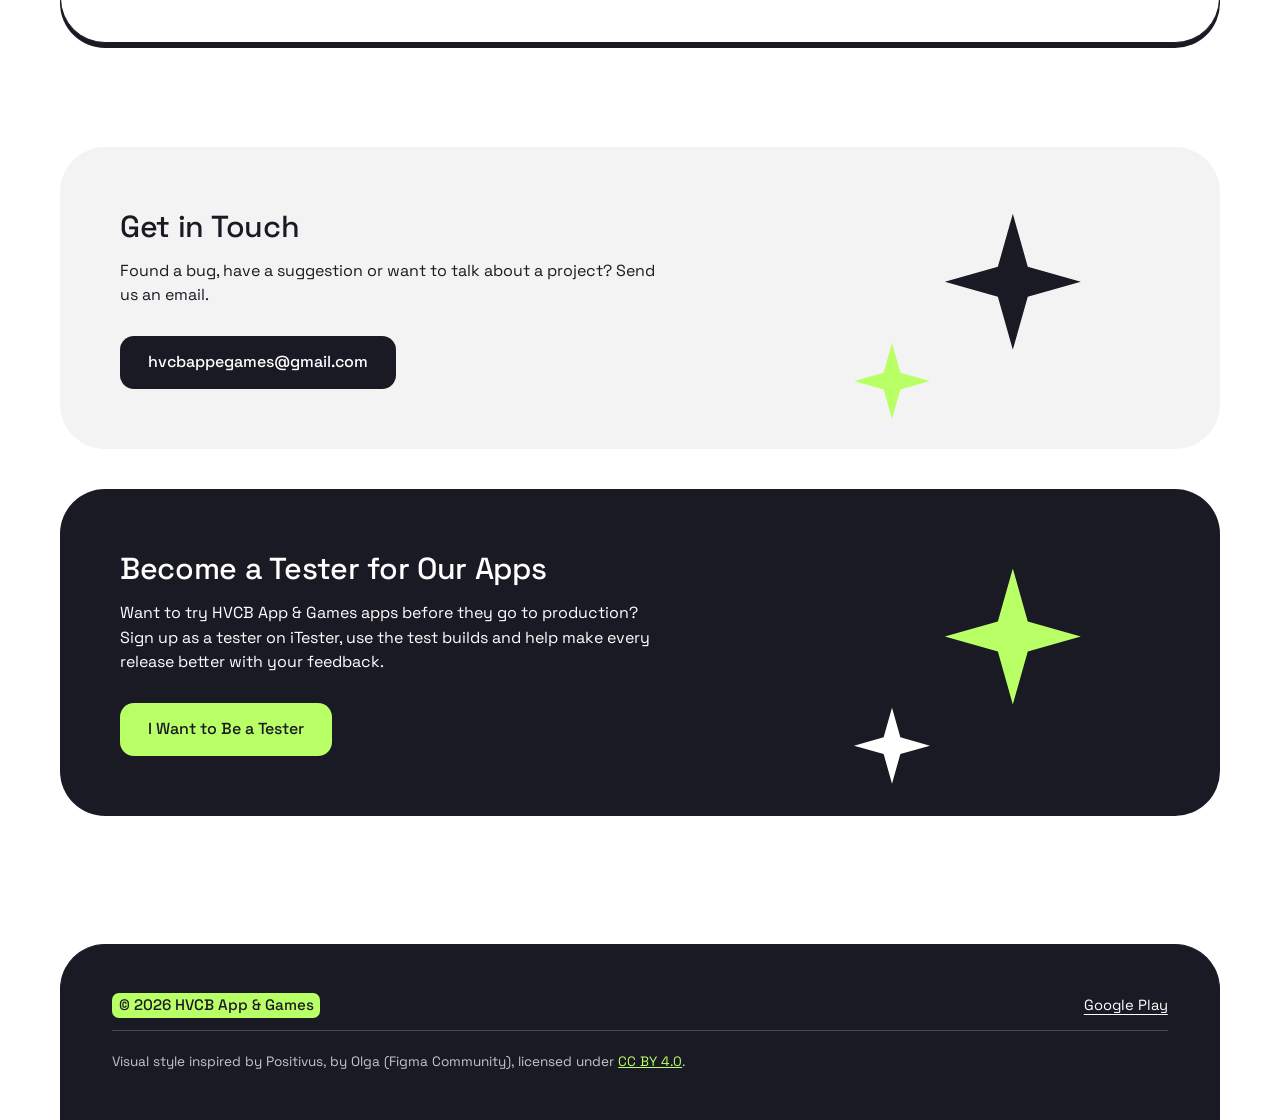
<file: index-en.html>
<!DOCTYPE html>
<html lang="en">
<head>
<meta charset="utf-8">
<meta name="viewport" content="width=device-width, initial-scale=1">
<title>HVCB App &amp; Games — Everyday apps</title>
<meta name="description" content="HVCB App &amp; Games portfolio: Me Paga, Meu Pix, Minhas Compras, PagueMe, Minha Escala, Meu Sorteio and Deckslingo. Lightweight Android and web apps that get straight to the point and handle your data with care.">
<meta name="color-scheme" content="light dark">
<script>try{var t=localStorage.getItem("tema");if(t==="light"||t==="dark")document.documentElement.setAttribute("data-theme",t);}catch(e){}</script>
<meta name="theme-color" content="#FFFFFF" media="(prefers-color-scheme: light)">
<meta name="theme-color" content="#0F1016" media="(prefers-color-scheme: dark)">
<link rel="canonical" href="https://hugobastoss.github.io/hvcb-appgames/index-en.html">
<link rel="alternate" hreflang="pt-BR" href="https://hugobastoss.github.io/hvcb-appgames/">
<link rel="alternate" hreflang="en" href="https://hugobastoss.github.io/hvcb-appgames/index-en.html">
<link rel="alternate" hreflang="es" href="https://hugobastoss.github.io/hvcb-appgames/index-es.html">
<link rel="alternate" hreflang="x-default" href="https://hugobastoss.github.io/hvcb-appgames/">
<meta property="og:type" content="website">
<meta property="og:title" content="HVCB App &amp; Games — Everyday apps">
<meta property="og:description" content="Me Paga, Meu Pix, Minhas Compras, PagueMe, Minha Escala, Meu Sorteio and Deckslingo.">
<meta property="og:url" content="https://hugobastoss.github.io/hvcb-appgames/index-en.html">
<meta property="og:image" content="https://hugobastoss.github.io/hvcb-appgames/assets/banner-largo-grafite.webp">
<meta property="og:image:width" content="2172">
<meta property="og:image:height" content="724">
<meta name="twitter:card" content="summary_large_image">
<meta name="twitter:image" content="https://hugobastoss.github.io/hvcb-appgames/assets/banner-largo-grafite.webp">
<link rel="icon" href="favicon.svg" type="image/svg+xml">
<link rel="preconnect" href="https://fonts.googleapis.com">
<link rel="preconnect" href="https://fonts.gstatic.com" crossorigin>
<link rel="stylesheet" href="https://fonts.googleapis.com/css2?family=Space+Grotesk:wght@400;500;600;700&display=swap">
<link rel="stylesheet" href="assets/styles.css">
<script src="assets/theme.js" defer></script>
</head>
<body>
<a class="pular-conteudo" href="#conteudo">Skip to Content</a>
<div class="container">
  <header class="topo">
    <a class="marca" href="index-en.html">
      <img class="logo logo--claro" src="assets/logo-horizontal-grafite.webp" alt="HVCB App &amp; Games" width="1353" height="753" fetchpriority="high">
      <img class="logo logo--escuro" src="assets/logo-horizontal-branco.webp" alt="" aria-hidden="true" width="1353" height="753">
    </a>
    <div class="topo-acoes">
      <nav class="idiomas" aria-label="Language">
        <a href="index.html" hreflang="pt-BR">PT</a>
        <a class="ativo" href="index-en.html" hreflang="en" aria-current="page">EN</a>
        <a href="index-es.html" hreflang="es">ES</a>
      </nav>
      <button type="button" class="tema-botao" id="temaBotao" aria-label="Theme: Auto. Tap to change.">Auto</button>
    </div>
  </header>

  <main id="conteudo" tabindex="-1">
    <section class="hero">
      <div class="hero-icones" aria-hidden="true">
        <span class="hero-anel"></span>
        <span class="hero-anel hero-anel--2"></span>
        <span class="hero-estrela hero-estrela--1"></span>
        <span class="hero-estrela hero-estrela--2"></span>
        <span class="hero-estrela hero-estrela--3"></span>
        <span class="hero-estrela hero-estrela--4"></span>
        <img src="assets/icons/mepaga.png" alt="" width="56" height="56">
        <img src="assets/icons/meupix.png" alt="" width="56" height="56">
        <img src="assets/icons/minhascompras.png" alt="" width="56" height="56">
        <img src="assets/icons/pagueme.png" alt="" width="56" height="56">
        <img src="assets/icons/minhaescala.png" alt="" width="56" height="56">
        <img src="assets/icons/meusorteio.png" alt="" width="56" height="56">
        <img src="assets/icons/deckslingo.png" alt="" width="56" height="56">
      </div>
      <p class="eyebrow">App portfolio</p>
      <h1>Simple Apps for Everyday Life.</h1>
      <p class="lead">HVCB App &amp; Games is an independent studio building Android and web apps that are lightweight, get straight to the point and handle your data with care.</p>
      <div class="hero-acoes">
        <a class="botao botao--ink" href="#apps">See the Apps</a>
      </div>
    </section>

    <section class="secao" id="apps" aria-labelledby="titulo-apps">
      <div class="secao-titulo"><h2 id="titulo-apps">Apps</h2></div>
      <div class="apps">

        <article class="app app--mepaga" data-app="mepaga">
          <div class="app-topo">
            <img class="app-icone" src="assets/icons/mepaga.png" alt="" width="72" height="72" loading="lazy">
            <div class="app-nome">
              <h3 translate="no">Me Paga</h3>
              <p class="app-meta"><span class="status">On Google Play</span><span>Android</span></p>
            </div>
          </div>
          <p>A digital credit ledger for small sellers. Track credit, installment and cash sales, with your records 100% offline.</p>
          <ul class="app-lista">
            <li>Who owes you, how much and when it's due</li>
            <li>Installments marked pending, partial, paid or overdue</li>
            <li>PIN and biometric lock, plus data backup</li>
          </ul>
          <div class="app-acoes">
            <a class="botao" href="https://play.google.com/store/apps/details?id=com.hvcb.appgames.mepaga" target="_blank" rel="noopener noreferrer">Get It on Google Play</a>
            <button type="button" class="botao botao--contorno detalhe-ver">View screenshots</button>
            <span class="links-legais">
              <a class="link" href="https://hugobastoss.github.io/app-mepaga-docs/politica-de-privacidade-en.html" target="_blank" rel="noopener noreferrer">Privacy</a>
              <a class="link" href="https://hugobastoss.github.io/app-mepaga-docs/termos-de-uso-en.html" target="_blank" rel="noopener noreferrer">Terms</a>
            </span>
          </div>
        </article>

        <article class="app app--meupix" data-app="meupix">
          <div class="app-topo">
            <img class="app-icone" src="assets/icons/meupix.png" alt="" width="72" height="72" loading="lazy">
            <div class="app-nome">
              <h3 translate="no">Meu Pix</h3>
              <p class="app-meta"><span class="status">On Google Play</span><span>Android</span></p>
            </div>
          </div>
          <p>Organize your Pix keys (Brazil's instant payments) and create payment request QR codes in seconds.</p>
          <ul class="app-lista">
            <li>Your own and saved keys, with camera scanning</li>
            <li>Payment QR codes and Pix Copy &amp; Paste</li>
            <li>PIN and biometric lock</li>
          </ul>
          <div class="app-acoes">
            <a class="botao" href="https://play.google.com/store/apps/details?id=com.hvcb.appgames.meupix" target="_blank" rel="noopener noreferrer">Get It on Google Play</a>
            <button type="button" class="botao botao--contorno detalhe-ver">View screenshots</button>
            <span class="links-legais">
              <a class="link" href="https://hugobastoss.github.io/app-meupix-docs/politica-de-privacidade-en.html" target="_blank" rel="noopener noreferrer">Privacy</a>
              <a class="link" href="https://hugobastoss.github.io/app-meupix-docs/termos-de-uso-en.html" target="_blank" rel="noopener noreferrer">Terms</a>
            </span>
          </div>
        </article>

        <article class="app app--minhascompras" data-app="minhascompras">
          <div class="app-topo">
            <img class="app-icone" src="assets/icons/minhascompras.png" alt="" width="72" height="72" loading="lazy">
            <div class="app-nome">
              <h3 translate="no">Minhas Compras</h3>
              <p class="app-meta"><span class="status">On Google Play</span><span>Android</span></p>
            </div>
          </div>
          <p>A 100% offline shopping list: build and check off your lists at the store, no internet needed.</p>
          <ul class="app-lista">
            <li>Items by category, with a catalog of suggested products</li>
            <li>Quantity, unit and price for each item</li>
            <li>Trash to restore lists, plus data backup</li>
          </ul>
          <div class="app-acoes">
            <a class="botao" href="https://play.google.com/store/apps/details?id=com.hvcb.appgames.minhascompras" target="_blank" rel="noopener noreferrer">Get It on Google Play</a>
            <button type="button" class="botao botao--contorno detalhe-ver">View screenshots</button>
            <span class="links-legais">
              <a class="link" href="https://hugobastoss.github.io/app-minhas-compras-docs/politica-de-privacidade-en.html" target="_blank" rel="noopener noreferrer">Privacy</a>
              <a class="link" href="https://hugobastoss.github.io/app-minhas-compras-docs/termos-de-uso-en.html" target="_blank" rel="noopener noreferrer">Terms</a>
            </span>
          </div>
        </article>

        <article class="app app--pagueme" data-app="pagueme">
          <div class="app-topo">
            <img class="app-icone" src="assets/icons/pagueme.png" alt="" width="72" height="72" loading="lazy">
            <div class="app-nome">
              <h3 translate="no">PagueMe</h3>
              <p class="app-meta"><span class="status">On Google Play</span><span>Android</span></p>
            </div>
          </div>
          <p>The digital bank for your Banco Imobiliário game (Brazil's Monopoly): every player's balance, rent and properties synced in real time, with no paper money.</p>
          <ul class="app-lista">
            <li>Rooms with a 6-letter code or QR Code, everyone connected in real time</li>
            <li>Payments, rent and QR Code charges, with a statement</li>
            <li>Deeds, houses and hotels, mortgages, dice and a Banker panel</li>
          </ul>
          <div class="app-acoes">
            <a class="botao" href="https://play.google.com/store/apps/details?id=com.hvcb.appgames.pague.me" target="_blank" rel="noopener noreferrer">Get It on Google Play</a>
            <button type="button" class="botao botao--contorno detalhe-ver">View screenshots</button>
            <span class="links-legais">
              <a class="link" href="https://hugobastoss.github.io/app-pagueme-docs/politica-de-privacidade-en.html" target="_blank" rel="noopener noreferrer">Privacy</a>
              <a class="link" href="https://hugobastoss.github.io/app-pagueme-docs/termos-de-uso-en.html" target="_blank" rel="noopener noreferrer">Terms</a>
            </span>
          </div>
        </article>

        <article class="app app--minhaescala">
          <div class="app-topo">
            <img class="app-icone" src="assets/icons/minhaescala.png" alt="" width="72" height="72" loading="lazy">
            <div class="app-nome">
              <h3 translate="no">Minha Escala</h3>
              <p class="app-meta"><span class="status">On Google Play</span><span>Android</span></p>
            </div>
          </div>
          <p>An app for shift workers: set up your work pattern (12x36, 24x72, 6x1, 5x2 or custom) and track everything on the calendar, with data kept only on the device.</p>
          <ul class="app-lista">
            <li>Shift swaps with coworkers, applied straight to the calendar</li>
            <li>Hour bank, night shift premium and a monthly earnings estimate</li>
            <li>Reminders before each shift, via system notification</li>
          </ul>
          <div class="app-acoes">
            <a class="botao" href="https://play.google.com/store/apps/details?id=com.hvcb.appgames.minhaescala" target="_blank" rel="noopener noreferrer">Get It on Google Play</a>
            <span class="links-legais">
              <a class="link" href="https://hugobastoss.github.io/app-minha-escala-docs/politica-de-privacidade-en.html" target="_blank" rel="noopener noreferrer">Privacy</a>
              <a class="link" href="https://hugobastoss.github.io/app-minha-escala-docs/termos-de-uso-en.html" target="_blank" rel="noopener noreferrer">Terms</a>
            </span>
          </div>
        </article>

        <article class="app app--meusorteio" data-app="meusorteio">
          <div class="app-topo">
            <img class="app-icone" src="assets/icons/meusorteio.png" alt="" width="72" height="72" loading="lazy">
            <div class="app-nome">
              <h3 translate="no">Meu Sorteio</h3>
              <p class="app-meta"><span class="status">On Google Play</span><span>Android</span></p>
            </div>
          </div>
          <p>100% offline raffles and draws: numbers, teams, secret santa, wheel, bingo, cards and more, 14 types in all, with history, saved lists and a presentation mode for projecting on a screen.</p>
          <ul class="app-lista">
            <li>14 draw types: numbers, names, teams, secret santa, wheel, dice, bingo, cards, letters and more</li>
            <li>Full history, saved lists and a shareable receipt for every draw</li>
            <li>Full-screen presentation mode and local data backup</li>
          </ul>
          <div class="app-acoes">
            <a class="botao" href="https://play.google.com/store/apps/details?id=com.hvcb.appgames.meusorteio" target="_blank" rel="noopener noreferrer">Get It on Google Play</a>
            <button type="button" class="botao botao--contorno detalhe-ver">View screenshots</button>
            <span class="links-legais">
              <a class="link" href="https://hugobastoss.github.io/app-meu-sorteio-docs/politica-de-privacidade-en.html" target="_blank" rel="noopener noreferrer">Privacy</a>
              <a class="link" href="https://hugobastoss.github.io/app-meu-sorteio-docs/termos-de-uso-en.html" target="_blank" rel="noopener noreferrer">Terms</a>
            </span>
          </div>
        </article>

      </div>
    </section>

    <section class="secao" id="projetos" aria-labelledby="titulo-projetos">
      <div class="secao-titulo">
        <h2 id="titulo-projetos">Other Projects</h2>
        <p>Web projects and apps in progress. Those still in development may change a lot before release.</p>
      </div>
      <div class="apps apps--projetos">

        <article class="app app--deckslingo">
          <div class="app-topo">
            <img class="app-icone" src="assets/icons/deckslingo.png" alt="" width="72" height="72" loading="lazy">
            <div class="app-nome">
              <h3 translate="no">Deckslingo</h3>
              <p class="app-meta"><span class="status">Live</span><span>Web · in Portuguese</span></p>
            </div>
          </div>
          <p>Learn vocabulary with flashcards and spaced repetition (FSRS), bringing each word back right before you forget it.</p>
          <ul class="app-lista">
            <li>5 activities: Quiz, Speed, Swipe, Review and Stories</li>
            <li>Free and installable on your phone (PWA)</li>
            <li>Progress synced with Google sign-in</li>
          </ul>
          <div class="app-acoes">
            <a class="botao" href="https://deckslingo.com" target="_blank" rel="noopener noreferrer">Open Deckslingo</a>
            <span class="links-legais">
              <a class="link" href="https://deckslingo.com/privacidade" target="_blank" rel="noopener noreferrer">Privacy</a>
              <a class="link" href="https://deckslingo.com/termos" target="_blank" rel="noopener noreferrer">Terms</a>
            </span>
          </div>
        </article>

        <article class="app app--meupet">
          <div class="app-topo">
            <img class="app-icone" src="assets/icons/meupet.png" alt="" width="72" height="72" loading="lazy">
            <div class="app-nome">
              <h3 translate="no">Meu Pet</h3>
              <p class="app-meta"><span class="status status--breve">In Testing</span><span>Android</span></p>
            </div>
          </div>
          <p>Keep your pets' routine and health in one place, with reminders that work offline, no account and no internet needed.</p>
          <ul class="app-lista">
            <li>Food, walk, bath and medicine tasks, with reminders right on time</li>
            <li>Vaccination record and vet visits, with alerts for vaccines due soon or overdue</li>
            <li>Calendar, photo journal and data backup on your own phone</li>
          </ul>
          <div class="app-acoes">
            <span class="botao botao--off">Coming Soon</span>
            <span class="links-legais">
              <a class="link" href="https://hugobastoss.github.io/app-pet-rotina-docs/politica-de-privacidade-en.html" target="_blank" rel="noopener noreferrer">Privacy</a>
              <a class="link" href="https://hugobastoss.github.io/app-pet-rotina-docs/termos-de-uso-en.html" target="_blank" rel="noopener noreferrer">Terms</a>
            </span>
          </div>
        </article>

        <article class="app app--qbuscado">
          <div class="app-topo">
            <img class="app-icone" src="assets/icons/qbuscado.png" alt="" width="72" height="72" loading="lazy">
            <div class="app-nome">
              <h3 translate="no">QBuscado</h3>
              <p class="app-meta"><span class="status status--breve">In Development</span><span>Web · in Portuguese</span></p>
            </div>
          </div>
          <p>Smart search across Brazilian public data: public procurement, companies, sanctions, parliamentary amendments, government agreements and more, queried live straight from official sources.</p>
          <ul class="app-lista">
            <li>Free-text procurement search, with active price registration records and bidding documents</li>
            <li>Company and individual lookup: federal tax registry, sanctions, PEP status, TCU records, received amendments and more</li>
            <li>Sinapse (beta): a relationship map between companies, partners, agencies and sanctions</li>
          </ul>
          <div class="app-acoes">
            <a class="botao" href="https://qbuscado.vercel.app" target="_blank" rel="noopener noreferrer">Open QBuscado</a>
            <span class="links-legais">
              <a class="link" href="https://qbuscado.vercel.app/politica-de-privacidade" target="_blank" rel="noopener noreferrer">Privacy</a>
              <a class="link" href="https://qbuscado.vercel.app/termos-de-uso" target="_blank" rel="noopener noreferrer">Terms</a>
              <a class="link" href="https://github.com/hugobastoss/site-qbuscado" target="_blank" rel="noopener noreferrer">Code on GitHub</a>
            </span>
          </div>
        </article>

        <article class="app app--cansei">
          <div class="app-topo">
            <img class="app-icone" src="assets/icons/cansei.png" alt="" width="72" height="72" loading="lazy">
            <div class="app-nome">
              <h3 translate="no">Cansei?</h3>
              <p class="app-meta"><span class="status status--breve">In Development</span><span>Android</span></p>
            </div>
          </div>
          <p>Record runs, walks, rides and workouts with GPS, track your progress and hit your goals, with no sign-up and your data kept only on your phone.</p>
          <ul class="app-lista">
            <li>GPS distance, pace, elevation and route map, even with the screen locked</li>
            <li>60+ activities, with or without GPS, plus voice updates during your workout</li>
            <li>Weekly, monthly and yearly goals, personal records and progress charts</li>
          </ul>
          <div class="app-acoes">
            <span class="botao botao--off">Coming Soon</span>
            <span class="links-legais">
              <a class="link" href="https://hugobastoss.github.io/app-cansei-docs/politica-de-privacidade-en.html" target="_blank" rel="noopener noreferrer">Privacy</a>
              <a class="link" href="https://hugobastoss.github.io/app-cansei-docs/termos-de-uso-en.html" target="_blank" rel="noopener noreferrer">Terms</a>
            </span>
          </div>
        </article>

        <article class="app app--diafort">
          <div class="app-topo">
            <img class="app-icone" src="assets/icons/diafort.png" alt="" width="72" height="72" loading="lazy">
            <div class="app-nome">
              <h3 translate="no">Diafort</h3>
              <p class="app-meta"><span class="status status--breve">In Development</span><span>Android</span></p>
            </div>
          </div>
          <p>Quit, cut back, build or swap habits one day at a time, with XP, levels and badges, all working offline on your phone.</p>
          <ul class="app-lista">
            <li>Four paths: quit, cut back, build, or swap one habit for another</li>
            <li>SOS button for cravings, with guided breathing and a trusted contact</li>
            <li>Mood journal, weekly report, and PIN and biometric lock</li>
          </ul>
          <div class="app-acoes">
            <span class="botao botao--off">Coming Soon</span>
            <span class="links-legais">
              <a class="link" href="https://hugobastoss.github.io/app-diafort-docs/politica-de-privacidade.html" target="_blank" rel="noopener noreferrer">Privacy</a>
              <a class="link" href="https://hugobastoss.github.io/app-diafort-docs/termos-de-uso.html" target="_blank" rel="noopener noreferrer">Terms</a>
            </span>
          </div>
        </article>

      </div>
    </section>

    <section class="secao" id="desenvolvedores" aria-labelledby="titulo-desenvolvedores">
      <div class="secao-titulo">
        <h2 id="titulo-desenvolvedores">For Developers</h2>
        <p>Open directories and curated lists, built for people who code.</p>
      </div>
      <div class="apps apps--projetos">

        <article class="app app--devstackshub">
          <div class="app-topo">
            <img class="app-icone" src="assets/icons/devstackshub.png" alt="" width="72" height="72" loading="lazy">
            <div class="app-nome">
              <h3 translate="no">DevStacksHub</h3>
              <p class="app-meta"><span class="status status--breve">In Development</span><span>Web · in Portuguese</span></p>
            </div>
          </div>
          <p>A directory for developers to discover, compare and put together the right stack for each project.</p>
          <ul class="app-lista">
            <li>Service catalog by category: frontend, backend, databases, AI, deploy and more</li>
            <li>Roadmaps and tool comparisons</li>
            <li>A generator that suggests a complete stack for your project</li>
          </ul>
          <div class="app-acoes">
            <a class="botao" href="https://hugobastoss.github.io/devstackshub/" target="_blank" rel="noopener noreferrer">Open DevStacksHub</a>
            <span class="links-legais">
              <a class="link" href="https://github.com/hugobastoss/devstackshub" target="_blank" rel="noopener noreferrer">Code on GitHub</a>
            </span>
          </div>
        </article>

        <article class="app app--devskillshub">
          <div class="app-topo">
            <img class="app-icone" src="assets/icons/devskillshub.png" alt="" width="72" height="72" loading="lazy">
            <div class="app-nome">
              <h3 translate="no">DevSkillsHub</h3>
              <p class="app-meta"><span class="status status--breve">In Development</span><span>Web · in Portuguese</span></p>
            </div>
          </div>
          <p>Open curation of AI agent skills and development repositories, with why each one is recommended and how to install it.</p>
          <ul class="app-lista">
            <li>Catalog with search and filters by type and category</li>
            <li>Install commands ready to copy</li>
            <li>Open to community suggestions on GitHub</li>
          </ul>
          <div class="app-acoes">
            <a class="botao" href="https://hugobastoss.github.io/devskillshub/" target="_blank" rel="noopener noreferrer">Open DevSkillsHub</a>
            <span class="links-legais">
              <a class="link" href="https://github.com/hugobastoss/devskillshub" target="_blank" rel="noopener noreferrer">Code on GitHub</a>
            </span>
          </div>
        </article>

        <article class="app app--deviahub">
          <div class="app-topo">
            <img class="app-icone" src="assets/icons/deviahub.png" alt="" width="72" height="72" loading="lazy">
            <div class="app-nome">
              <h3 translate="no">DevIAHub</h3>
              <p class="app-meta"><span class="status status--breve">In Development</span><span>Web · in Portuguese</span></p>
            </div>
          </div>
          <p>Open curation of 600+ AI, development, design, video and productivity tools, sorted by category and price.</p>
          <ul class="app-lista">
            <li>Catalog with search and filters by category and price (free, freemium or paid)</li>
            <li>Favorites and a random tool pick to discover something new</li>
            <li>Open to community suggestions on GitHub</li>
          </ul>
          <div class="app-acoes">
            <a class="botao" href="https://hugobastoss.github.io/deviahub/" target="_blank" rel="noopener noreferrer">Open DevIAHub</a>
            <span class="links-legais">
              <a class="link" href="https://github.com/hugobastoss/deviahub" target="_blank" rel="noopener noreferrer">Code on GitHub</a>
            </span>
          </div>
        </article>

        <article class="app app--widgetcode">
          <div class="app-topo">
            <img class="app-icone" src="assets/icons/widgetcode.png" alt="" width="72" height="72" loading="lazy">
            <div class="app-nome">
              <h3 translate="no">WidgetCode</h3>
              <p class="app-meta"><span class="status status--breve">In Development</span><span>Android</span></p>
            </div>
          </div>
          <p>Every native Flutter widget running for real, with the actual source code behind the Code button: 12 sections, 79+ widgets and 210 examples, ready to paste into your project.</p>
          <ul class="app-lista">
            <li>Live examples with each one's full source code, ready to copy</li>
            <li>Favorites and a ready-made prompt for your AI to pull the example into your project</li>
            <li>Open catalog on GitHub, maintained alongside a Claude Code skill</li>
          </ul>
          <div class="app-acoes">
            <span class="botao botao--off">Coming Soon</span>
            <span class="links-legais">
              <a class="link" href="https://github.com/hugobastoss/widgetcode" target="_blank" rel="noopener noreferrer">Code on GitHub</a>
            </span>
          </div>
        </article>

      </div>
    </section>

    <section class="secao" id="sobre" aria-labelledby="titulo-sobre">
      <div class="secao-titulo"><h2 id="titulo-sobre">About</h2></div>
      <div class="sobre">
        <img class="sobre-foto" src="assets/hugo-bastos.webp" alt="Photo of Hugo Bastos" width="416" height="416" loading="lazy">
        <div>
          <p class="sobre-nome">Hugo Bastos</p>
          <p class="sobre-papel">Mobile &amp; web development · HVCB App &amp; Games</p>
          <div class="sobre-texto">
            <p>I build apps end to end: from the idea and the interface to publishing on Google Play, also handling databases, security, monetization and privacy policies.</p>
            <p>HVCB App &amp; Games brings these projects together. I work mainly with Flutter on mobile and Next.js on the web, and I also have Python projects such as automations and desktop apps.</p>
          </div>

          <h3>Technologies</h3>
          <ul class="tecnologias">
            <li><svg aria-hidden="true"><use href="assets/tecnologias.svg#flutter"></use></svg>Flutter</li>
            <li><svg aria-hidden="true"><use href="assets/tecnologias.svg#dart"></use></svg>Dart</li>
            <li><svg aria-hidden="true"><use href="assets/tecnologias.svg#riverpod"></use></svg>Riverpod</li>
            <li><svg aria-hidden="true"><use href="assets/tecnologias.svg#provider"></use></svg>Provider</li>
            <li><svg aria-hidden="true"><use href="assets/tecnologias.svg#sqlite"></use></svg>SQLite (Drift)</li>
            <li><svg aria-hidden="true"><use href="assets/tecnologias.svg#admob"></use></svg>AdMob</li>
            <li><svg aria-hidden="true"><use href="assets/tecnologias.svg#nextjs"></use></svg>Next.js</li>
            <li><svg aria-hidden="true"><use href="assets/tecnologias.svg#react"></use></svg>React</li>
            <li><svg aria-hidden="true"><use href="assets/tecnologias.svg#typescript"></use></svg>TypeScript</li>
            <li><svg aria-hidden="true"><use href="assets/tecnologias.svg#tailwind"></use></svg>Tailwind CSS</li>
            <li><svg aria-hidden="true"><use href="assets/tecnologias.svg#prisma"></use></svg>Prisma</li>
            <li><svg aria-hidden="true"><use href="assets/tecnologias.svg#nextauth"></use></svg>NextAuth</li>
            <li><svg aria-hidden="true"><use href="assets/tecnologias.svg#python"></use></svg>Python</li>
            <li><svg aria-hidden="true"><use href="assets/tecnologias.svg#git"></use></svg>Git</li>
          </ul>

          <div class="sobre-links">
            <a class="botao botao--contorno" href="https://github.com/hugobastoss" target="_blank" rel="noopener noreferrer">GitHub</a>
            <a class="botao botao--contorno" href="https://www.linkedin.com/in/ihugobastos/" target="_blank" rel="noopener noreferrer">LinkedIn</a>
            <a class="botao botao--contorno" href="https://www.instagram.com/ihugobastos" target="_blank" rel="noopener noreferrer">Instagram</a>
            <a class="botao botao--contorno" href="https://play.google.com/store/apps/developer?id=HVCB+App+%26+Games" target="_blank" rel="noopener noreferrer">Google Play</a>
          </div>
        </div>
      </div>
    </section>

    <section class="secao secao--junto" id="contato" aria-labelledby="titulo-contato">
      <div class="contato">
        <div>
          <h2 id="titulo-contato">Get in Touch</h2>
          <p>Found a bug, have a suggestion or want to talk about a project? Send us an email.</p>
        </div>
        <a class="botao botao--ink" href="mailto:hvcbappegames@gmail.com" target="_blank" rel="noopener noreferrer">hvcbappegames@gmail.com</a>
      </div>
    </section>

    <section class="secao" id="testadores" aria-labelledby="titulo-testadores">
      <div class="contato contato--escuro">
        <div>
          <h2 id="titulo-testadores">Become a Tester for Our Apps</h2>
          <p>Want to try HVCB App &amp; Games apps before they go to production? Sign up as a tester on iTester, use the test builds and help make every release better with your feedback.</p>
        </div>
        <a class="botao botao--ink" href="https://itester.app/pt/user_profile/32" target="_blank" rel="noopener noreferrer">I Want to Be a Tester</a>
      </div>
    </section>
  </main>

  <footer class="rodape">
    <span>© 2026 HVCB App &amp; Games</span>
    <a class="link" href="https://play.google.com/store/apps/developer?id=HVCB+App+%26+Games" target="_blank" rel="noopener noreferrer">Google Play</a>
    <p class="rodape-credito">Visual style inspired by Positivus, by Olga (Figma Community), licensed under <a href="https://creativecommons.org/licenses/by/4.0/" target="_blank" rel="noopener noreferrer">CC BY 4.0</a>.</p>
  </footer>
</div>
<dialog class="detalhe" id="detalhe" aria-label="App details">
  <div class="detalhe-caixa">
    <button type="button" class="detalhe-fechar" aria-label="Close">&times;</button>
    <div class="detalhe-info"></div>
    <div class="detalhe-galeria" role="region" aria-roledescription="carousel" aria-label="Screenshots">
      <div class="galeria-palco"><img class="galeria-img" alt=""></div>
      <div class="galeria-controles">
        <button type="button" class="galeria-seta galeria-anterior" aria-label="Previous screenshot">&#8592;</button>
        <div class="galeria-pontos"></div>
        <button type="button" class="galeria-seta galeria-proxima" aria-label="Next screenshot">&#8594;</button>
      </div>
    </div>
  </div>
</dialog>
<script src="assets/detalhes.js" defer></script>
</body>
</html>
</file>
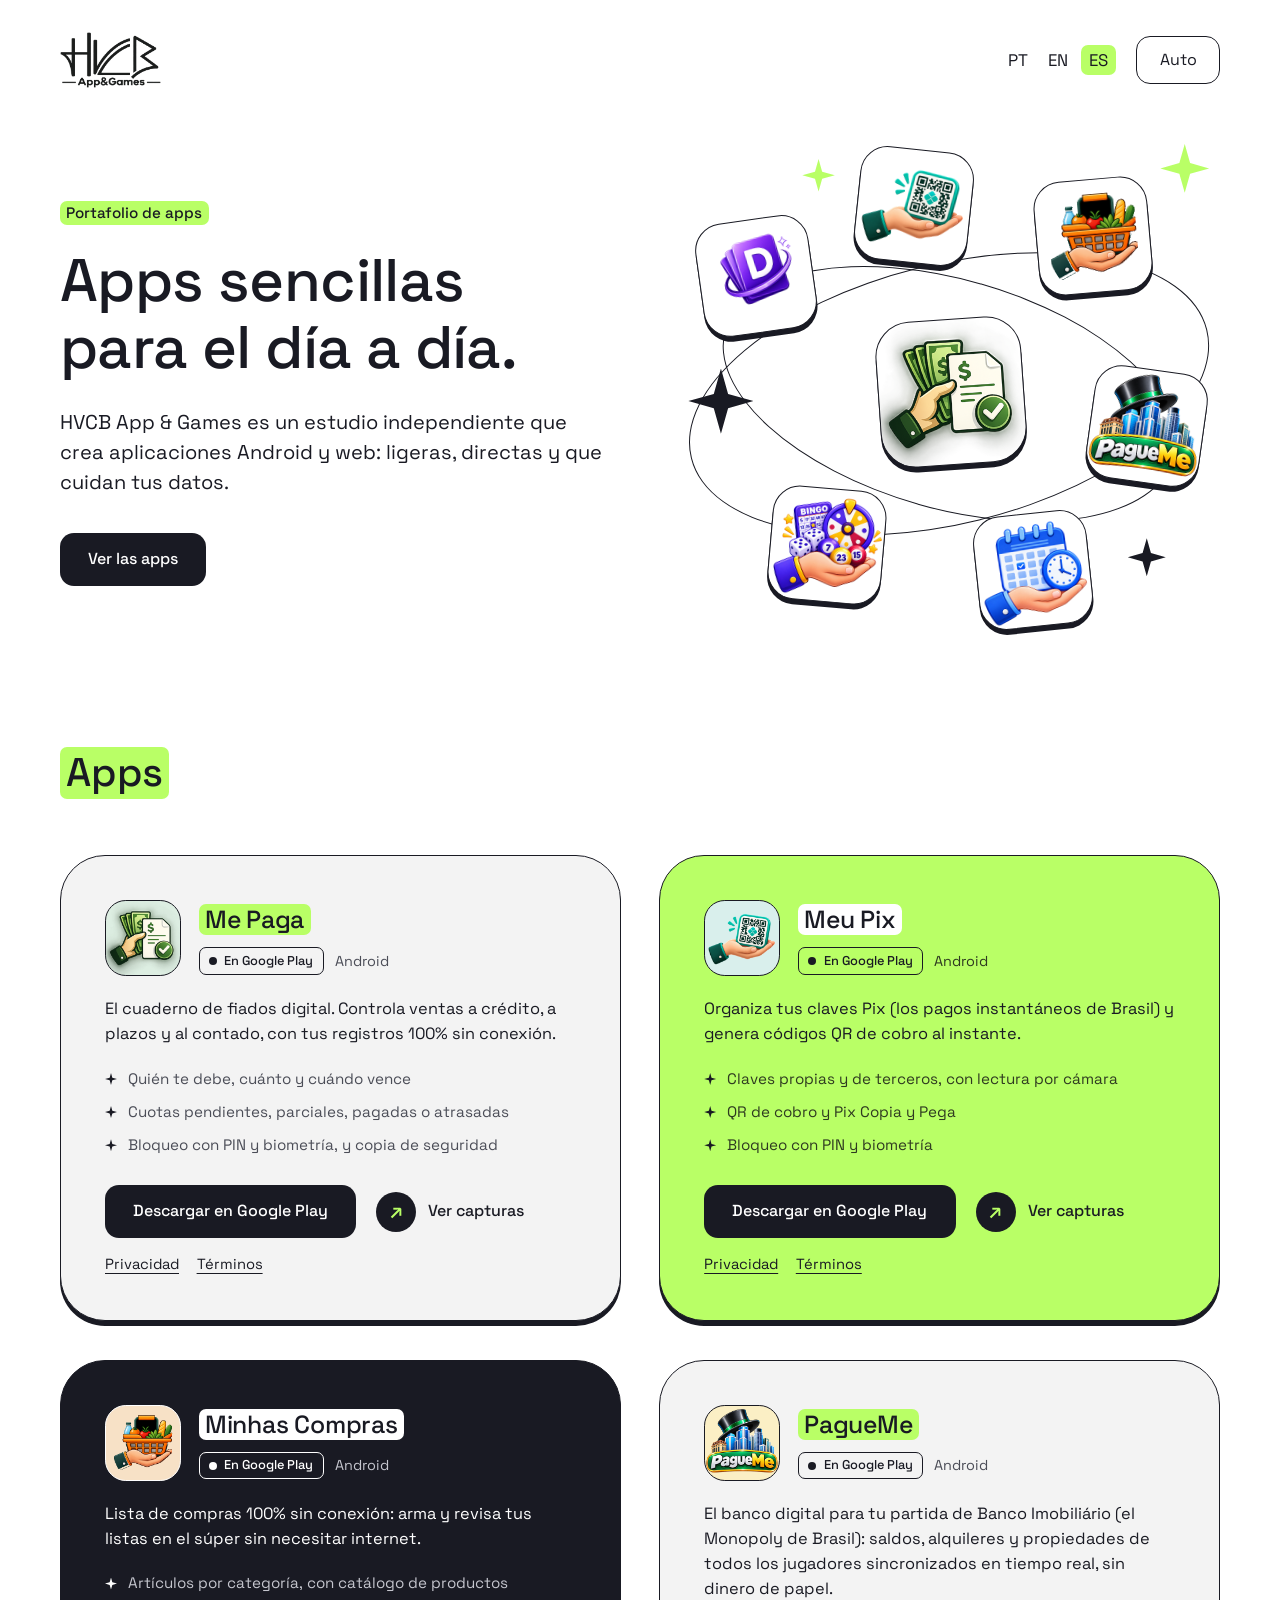
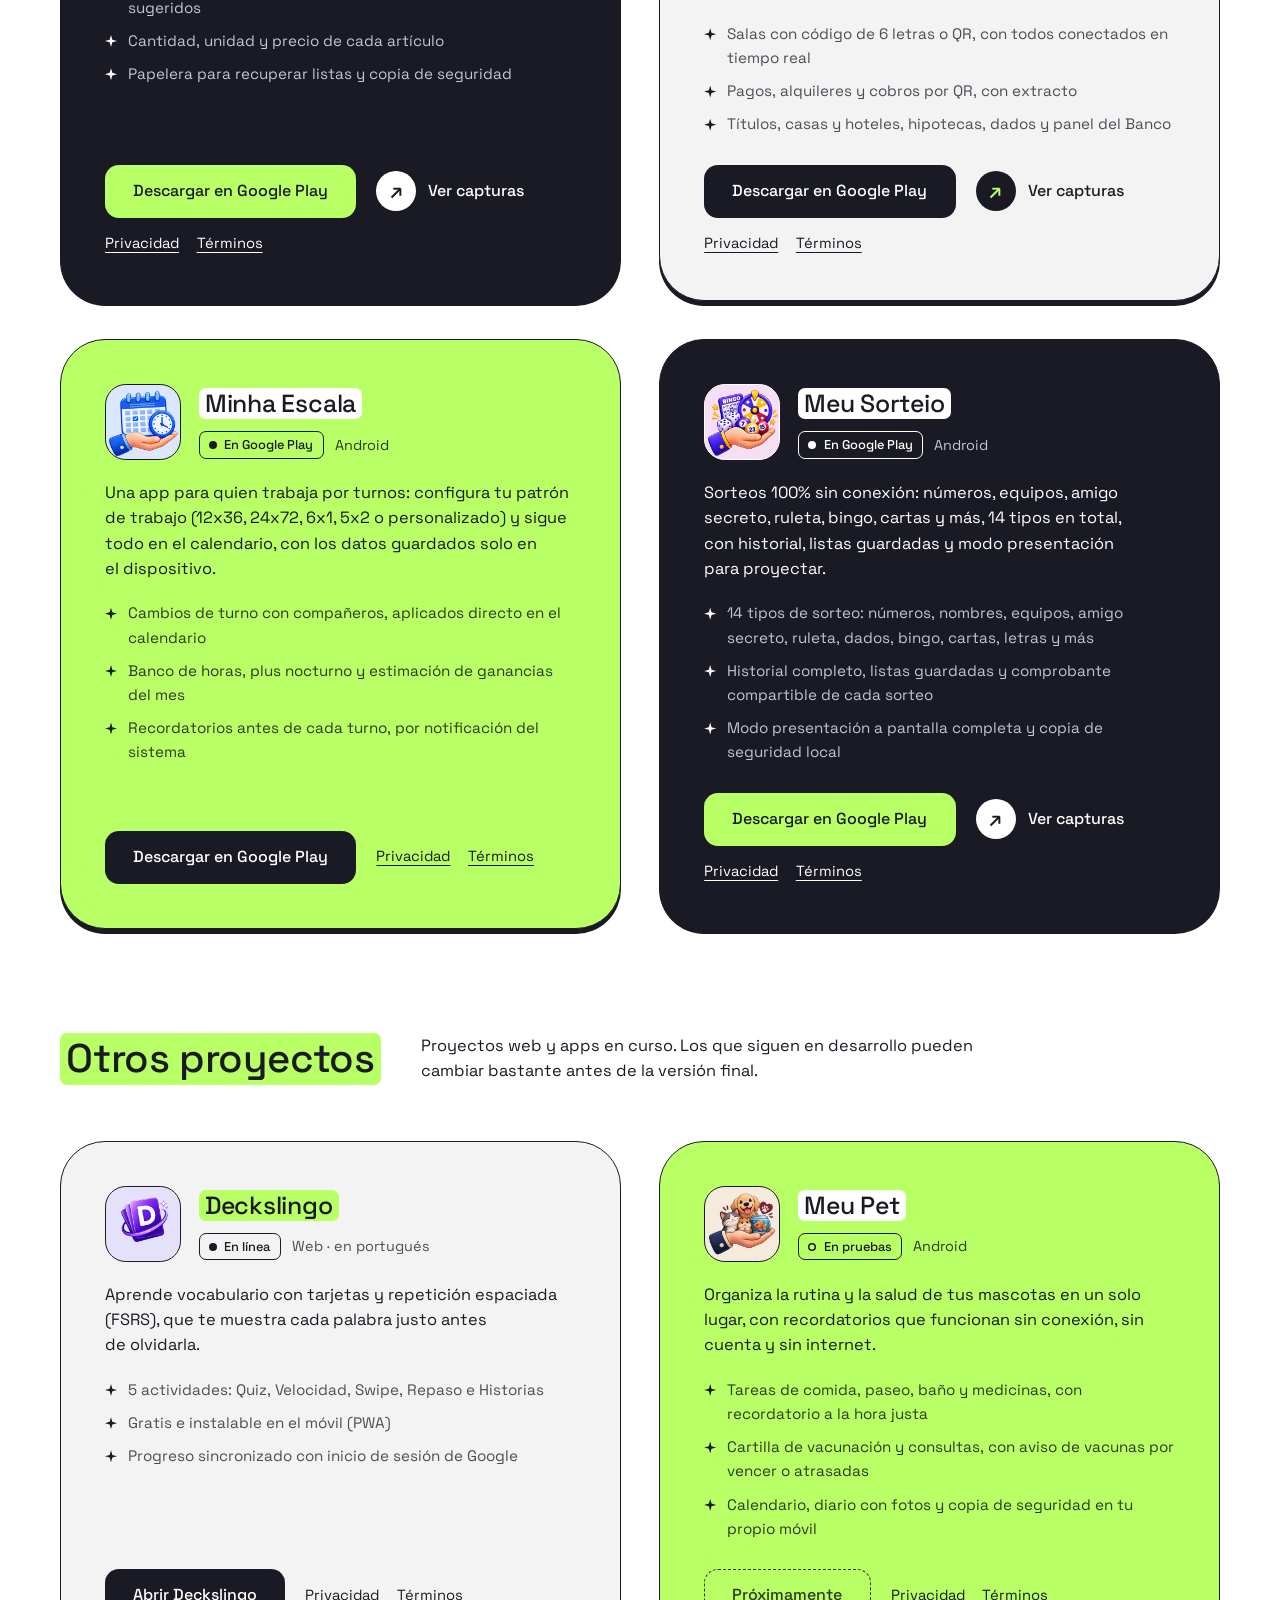
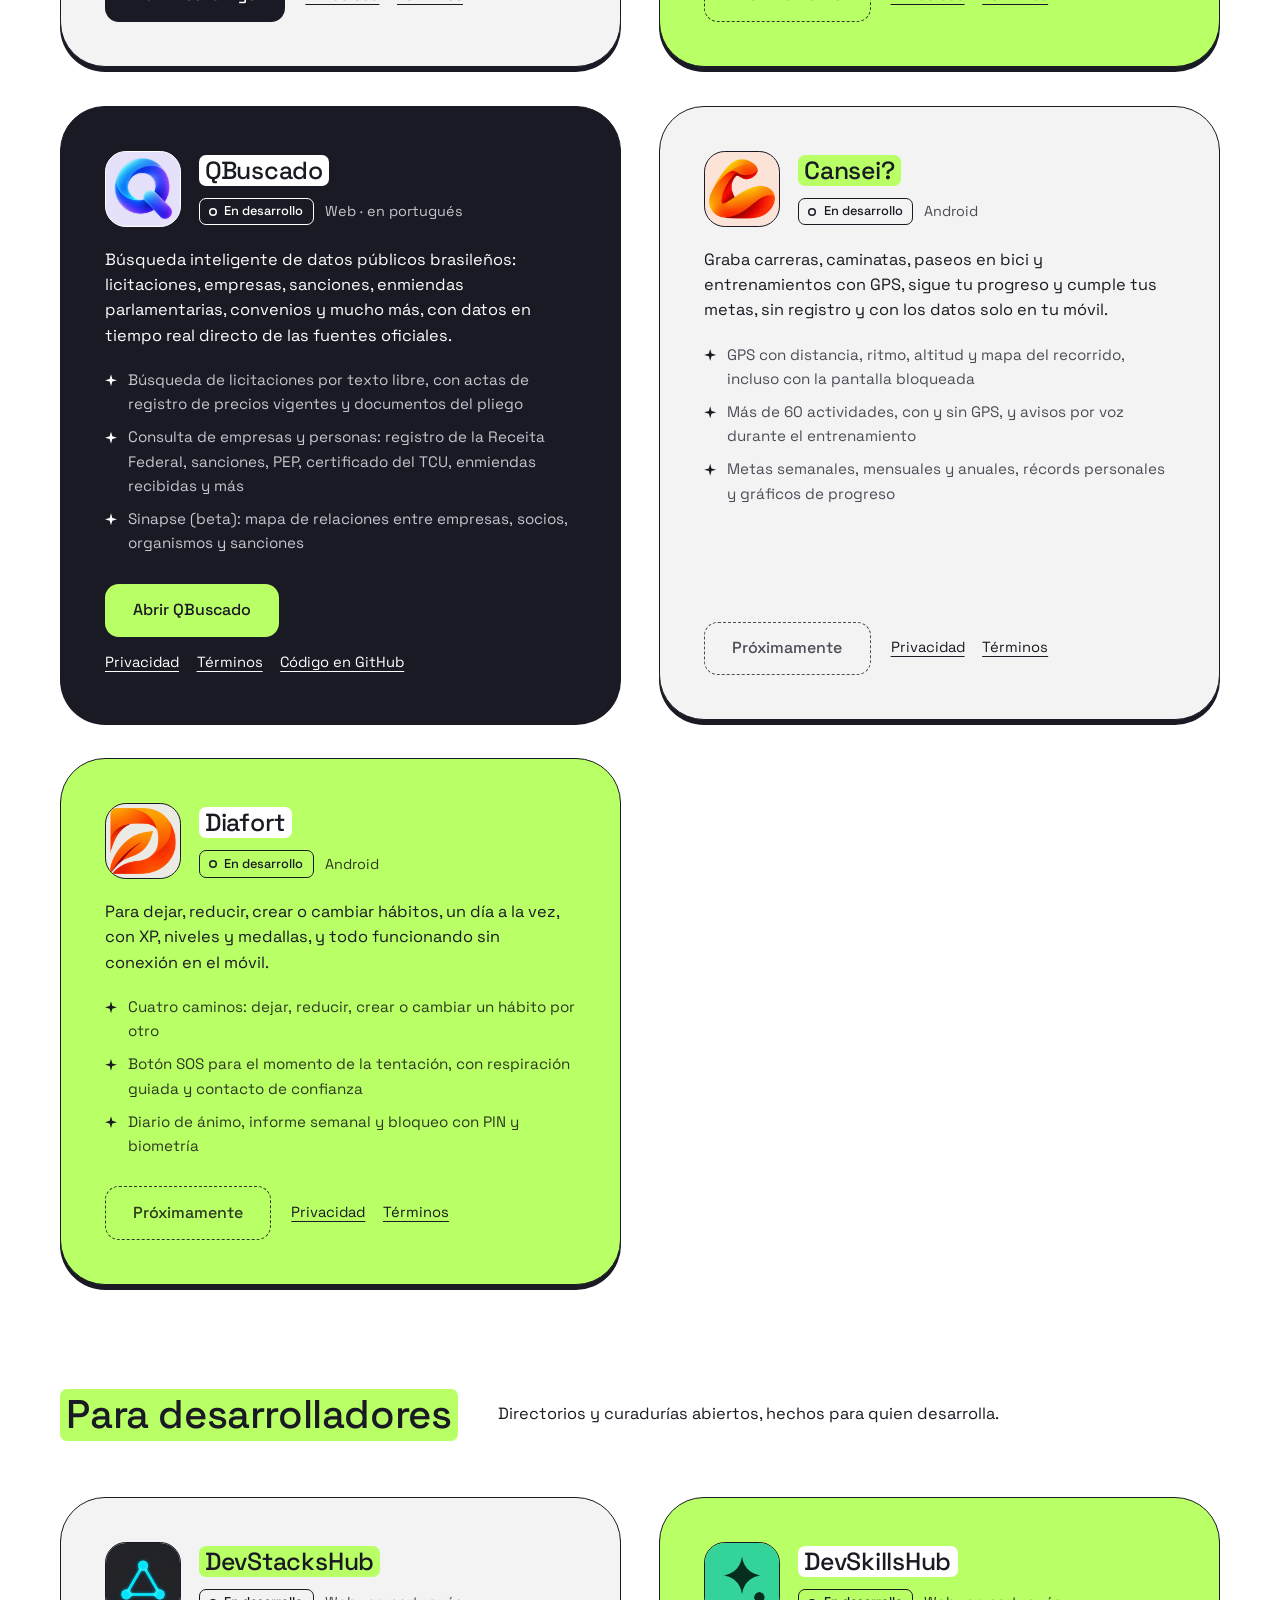
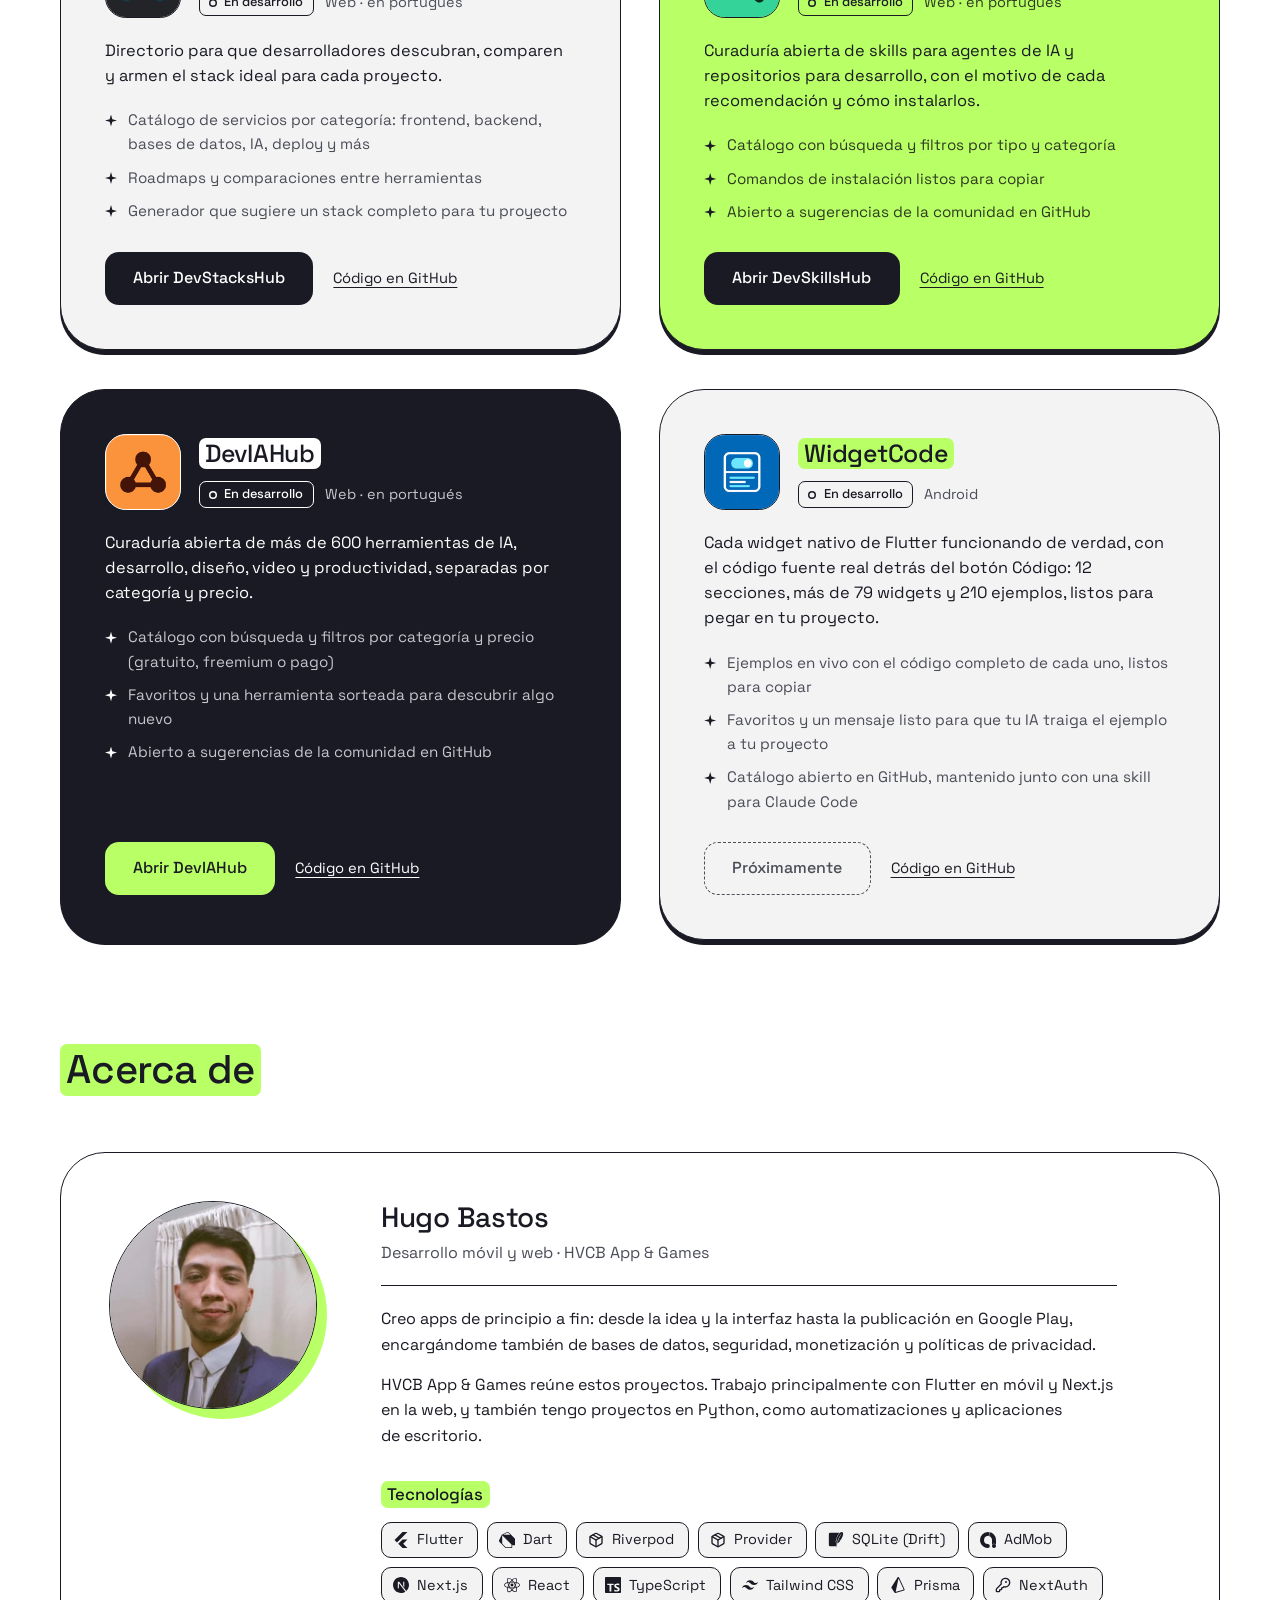
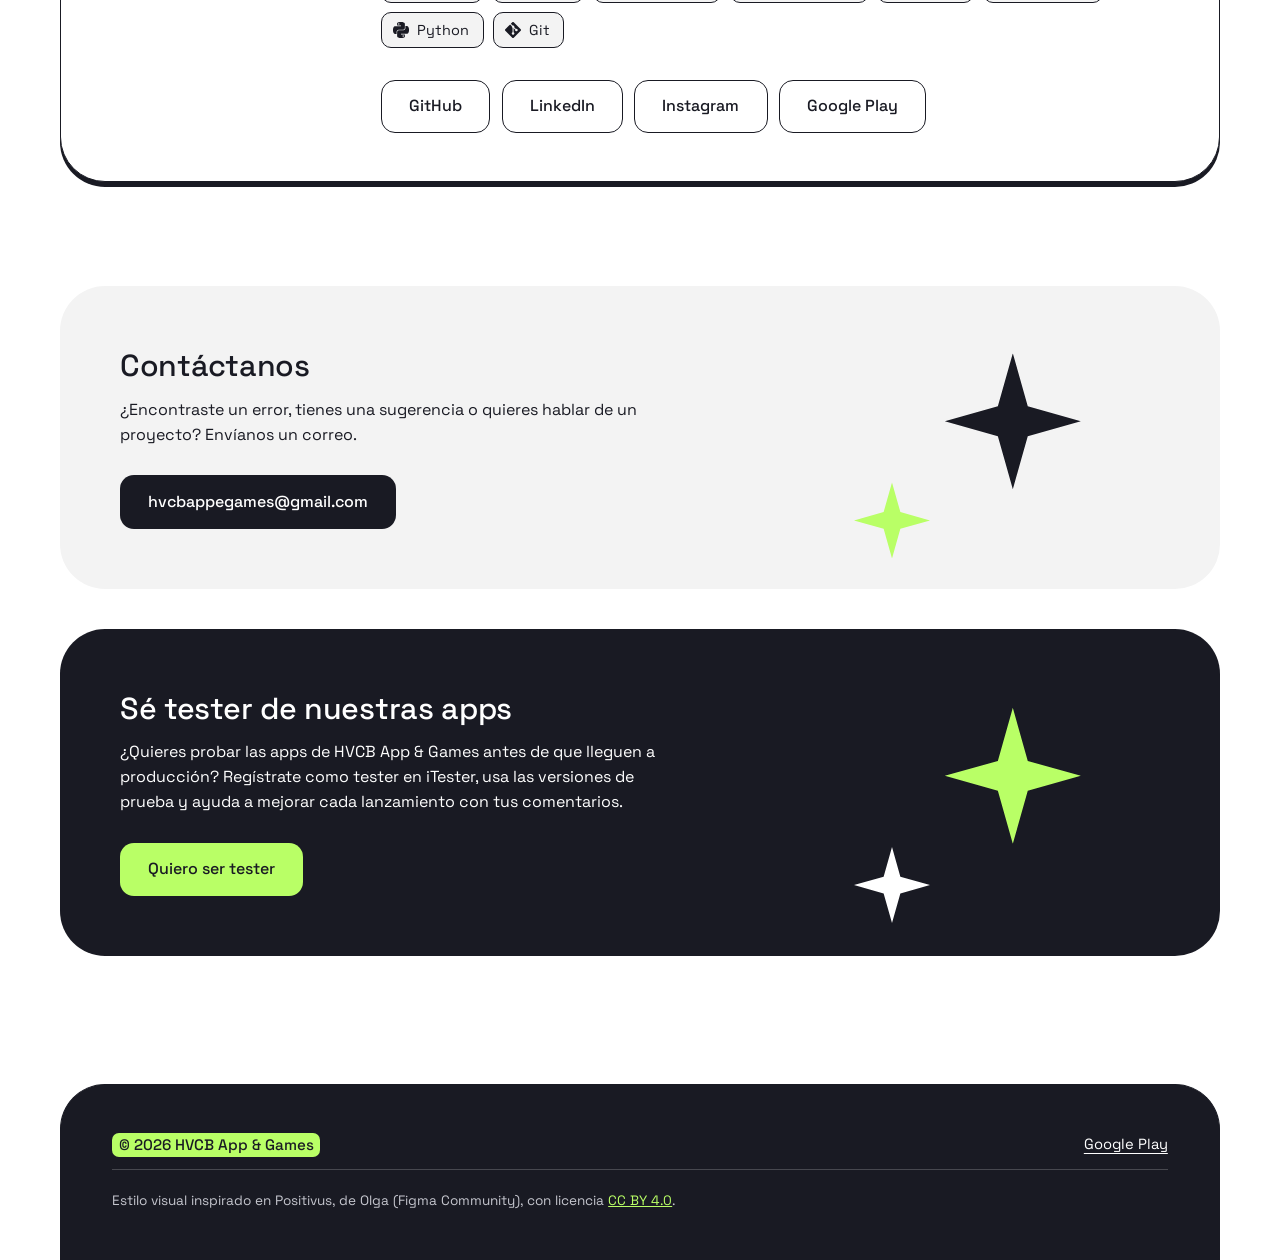
<file: index-es.html>
<!DOCTYPE html>
<html lang="es">
<head>
<meta charset="utf-8">
<meta name="viewport" content="width=device-width, initial-scale=1">
<title>HVCB App &amp; Games — Apps para el día a día</title>
<meta name="description" content="Portafolio de HVCB App &amp; Games: Me Paga, Meu Pix, Minhas Compras, PagueMe, Minha Escala, Meu Sorteio y Deckslingo. Apps Android y web ligeras, directas y que cuidan tus datos.">
<meta name="color-scheme" content="light dark">
<script>try{var t=localStorage.getItem("tema");if(t==="light"||t==="dark")document.documentElement.setAttribute("data-theme",t);}catch(e){}</script>
<meta name="theme-color" content="#FFFFFF" media="(prefers-color-scheme: light)">
<meta name="theme-color" content="#0F1016" media="(prefers-color-scheme: dark)">
<link rel="canonical" href="https://hugobastoss.github.io/hvcb-appgames/index-es.html">
<link rel="alternate" hreflang="pt-BR" href="https://hugobastoss.github.io/hvcb-appgames/">
<link rel="alternate" hreflang="en" href="https://hugobastoss.github.io/hvcb-appgames/index-en.html">
<link rel="alternate" hreflang="es" href="https://hugobastoss.github.io/hvcb-appgames/index-es.html">
<link rel="alternate" hreflang="x-default" href="https://hugobastoss.github.io/hvcb-appgames/">
<meta property="og:type" content="website">
<meta property="og:title" content="HVCB App &amp; Games — Apps para el día a día">
<meta property="og:description" content="Me Paga, Meu Pix, Minhas Compras, PagueMe, Minha Escala, Meu Sorteio y Deckslingo.">
<meta property="og:url" content="https://hugobastoss.github.io/hvcb-appgames/index-es.html">
<meta property="og:image" content="https://hugobastoss.github.io/hvcb-appgames/assets/banner-largo-grafite.webp">
<meta property="og:image:width" content="2172">
<meta property="og:image:height" content="724">
<meta name="twitter:card" content="summary_large_image">
<meta name="twitter:image" content="https://hugobastoss.github.io/hvcb-appgames/assets/banner-largo-grafite.webp">
<link rel="icon" href="favicon.svg" type="image/svg+xml">
<link rel="preconnect" href="https://fonts.googleapis.com">
<link rel="preconnect" href="https://fonts.gstatic.com" crossorigin>
<link rel="stylesheet" href="https://fonts.googleapis.com/css2?family=Space+Grotesk:wght@400;500;600;700&display=swap">
<link rel="stylesheet" href="assets/styles.css">
<script src="assets/theme.js" defer></script>
</head>
<body>
<a class="pular-conteudo" href="#conteudo">Saltar al contenido</a>
<div class="container">
  <header class="topo">
    <a class="marca" href="index-es.html">
      <img class="logo logo--claro" src="assets/logo-horizontal-grafite.webp" alt="HVCB App &amp; Games" width="1353" height="753" fetchpriority="high">
      <img class="logo logo--escuro" src="assets/logo-horizontal-branco.webp" alt="" aria-hidden="true" width="1353" height="753">
    </a>
    <div class="topo-acoes">
      <nav class="idiomas" aria-label="Idioma">
        <a href="index.html" hreflang="pt-BR">PT</a>
        <a href="index-en.html" hreflang="en">EN</a>
        <a class="ativo" href="index-es.html" hreflang="es" aria-current="page">ES</a>
      </nav>
      <button type="button" class="tema-botao" id="temaBotao" aria-label="Tema: Auto. Toca para cambiar.">Auto</button>
    </div>
  </header>

  <main id="conteudo" tabindex="-1">
    <section class="hero">
      <div class="hero-icones" aria-hidden="true">
        <span class="hero-anel"></span>
        <span class="hero-anel hero-anel--2"></span>
        <span class="hero-estrela hero-estrela--1"></span>
        <span class="hero-estrela hero-estrela--2"></span>
        <span class="hero-estrela hero-estrela--3"></span>
        <span class="hero-estrela hero-estrela--4"></span>
        <img src="assets/icons/mepaga.png" alt="" width="56" height="56">
        <img src="assets/icons/meupix.png" alt="" width="56" height="56">
        <img src="assets/icons/minhascompras.png" alt="" width="56" height="56">
        <img src="assets/icons/pagueme.png" alt="" width="56" height="56">
        <img src="assets/icons/minhaescala.png" alt="" width="56" height="56">
        <img src="assets/icons/meusorteio.png" alt="" width="56" height="56">
        <img src="assets/icons/deckslingo.png" alt="" width="56" height="56">
      </div>
      <p class="eyebrow">Portafolio de apps</p>
      <h1>Apps sencillas para el día a día.</h1>
      <p class="lead">HVCB App &amp; Games es un estudio independiente que crea aplicaciones Android y web: ligeras, directas y que cuidan tus datos.</p>
      <div class="hero-acoes">
        <a class="botao botao--ink" href="#apps">Ver las apps</a>
      </div>
    </section>

    <section class="secao" id="apps" aria-labelledby="titulo-apps">
      <div class="secao-titulo"><h2 id="titulo-apps">Apps</h2></div>
      <div class="apps">

        <article class="app app--mepaga" data-app="mepaga">
          <div class="app-topo">
            <img class="app-icone" src="assets/icons/mepaga.png" alt="" width="72" height="72" loading="lazy">
            <div class="app-nome">
              <h3 translate="no">Me Paga</h3>
              <p class="app-meta"><span class="status">En Google Play</span><span>Android</span></p>
            </div>
          </div>
          <p>El cuaderno de fiados digital. Controla ventas a crédito, a plazos y al contado, con tus registros 100% sin conexión.</p>
          <ul class="app-lista">
            <li>Quién te debe, cuánto y cuándo vence</li>
            <li>Cuotas pendientes, parciales, pagadas o atrasadas</li>
            <li>Bloqueo con PIN y biometría, y copia de seguridad</li>
          </ul>
          <div class="app-acoes">
            <a class="botao" href="https://play.google.com/store/apps/details?id=com.hvcb.appgames.mepaga" target="_blank" rel="noopener noreferrer">Descargar en Google Play</a>
            <button type="button" class="botao botao--contorno detalhe-ver">Ver capturas</button>
            <span class="links-legais">
              <a class="link" href="https://hugobastoss.github.io/app-mepaga-docs/politica-de-privacidade-es.html" target="_blank" rel="noopener noreferrer">Privacidad</a>
              <a class="link" href="https://hugobastoss.github.io/app-mepaga-docs/termos-de-uso-es.html" target="_blank" rel="noopener noreferrer">Términos</a>
            </span>
          </div>
        </article>

        <article class="app app--meupix" data-app="meupix">
          <div class="app-topo">
            <img class="app-icone" src="assets/icons/meupix.png" alt="" width="72" height="72" loading="lazy">
            <div class="app-nome">
              <h3 translate="no">Meu Pix</h3>
              <p class="app-meta"><span class="status">En Google Play</span><span>Android</span></p>
            </div>
          </div>
          <p>Organiza tus claves Pix (los pagos instantáneos de Brasil) y genera códigos QR de cobro al instante.</p>
          <ul class="app-lista">
            <li>Claves propias y de terceros, con lectura por cámara</li>
            <li>QR de cobro y Pix Copia y Pega</li>
            <li>Bloqueo con PIN y biometría</li>
          </ul>
          <div class="app-acoes">
            <a class="botao" href="https://play.google.com/store/apps/details?id=com.hvcb.appgames.meupix" target="_blank" rel="noopener noreferrer">Descargar en Google Play</a>
            <button type="button" class="botao botao--contorno detalhe-ver">Ver capturas</button>
            <span class="links-legais">
              <a class="link" href="https://hugobastoss.github.io/app-meupix-docs/politica-de-privacidade-es.html" target="_blank" rel="noopener noreferrer">Privacidad</a>
              <a class="link" href="https://hugobastoss.github.io/app-meupix-docs/termos-de-uso-es.html" target="_blank" rel="noopener noreferrer">Términos</a>
            </span>
          </div>
        </article>

        <article class="app app--minhascompras" data-app="minhascompras">
          <div class="app-topo">
            <img class="app-icone" src="assets/icons/minhascompras.png" alt="" width="72" height="72" loading="lazy">
            <div class="app-nome">
              <h3 translate="no">Minhas Compras</h3>
              <p class="app-meta"><span class="status">En Google Play</span><span>Android</span></p>
            </div>
          </div>
          <p>Lista de compras 100% sin conexión: arma y revisa tus listas en el súper sin necesitar internet.</p>
          <ul class="app-lista">
            <li>Artículos por categoría, con catálogo de productos sugeridos</li>
            <li>Cantidad, unidad y precio de cada artículo</li>
            <li>Papelera para recuperar listas y copia de seguridad</li>
          </ul>
          <div class="app-acoes">
            <a class="botao" href="https://play.google.com/store/apps/details?id=com.hvcb.appgames.minhascompras" target="_blank" rel="noopener noreferrer">Descargar en Google Play</a>
            <button type="button" class="botao botao--contorno detalhe-ver">Ver capturas</button>
            <span class="links-legais">
              <a class="link" href="https://hugobastoss.github.io/app-minhas-compras-docs/politica-de-privacidade-es.html" target="_blank" rel="noopener noreferrer">Privacidad</a>
              <a class="link" href="https://hugobastoss.github.io/app-minhas-compras-docs/termos-de-uso-es.html" target="_blank" rel="noopener noreferrer">Términos</a>
            </span>
          </div>
        </article>

        <article class="app app--pagueme" data-app="pagueme">
          <div class="app-topo">
            <img class="app-icone" src="assets/icons/pagueme.png" alt="" width="72" height="72" loading="lazy">
            <div class="app-nome">
              <h3 translate="no">PagueMe</h3>
              <p class="app-meta"><span class="status">En Google Play</span><span>Android</span></p>
            </div>
          </div>
          <p>El banco digital para tu partida de Banco Imobiliário (el Monopoly de Brasil): saldos, alquileres y propiedades de todos los jugadores sincronizados en tiempo real, sin dinero de papel.</p>
          <ul class="app-lista">
            <li>Salas con código de 6 letras o QR, con todos conectados en tiempo real</li>
            <li>Pagos, alquileres y cobros por QR, con extracto</li>
            <li>Títulos, casas y hoteles, hipotecas, dados y panel del Banco</li>
          </ul>
          <div class="app-acoes">
            <a class="botao" href="https://play.google.com/store/apps/details?id=com.hvcb.appgames.pague.me" target="_blank" rel="noopener noreferrer">Descargar en Google Play</a>
            <button type="button" class="botao botao--contorno detalhe-ver">Ver capturas</button>
            <span class="links-legais">
              <a class="link" href="https://hugobastoss.github.io/app-pagueme-docs/politica-de-privacidade-es.html" target="_blank" rel="noopener noreferrer">Privacidad</a>
              <a class="link" href="https://hugobastoss.github.io/app-pagueme-docs/termos-de-uso-es.html" target="_blank" rel="noopener noreferrer">Términos</a>
            </span>
          </div>
        </article>

        <article class="app app--minhaescala">
          <div class="app-topo">
            <img class="app-icone" src="assets/icons/minhaescala.png" alt="" width="72" height="72" loading="lazy">
            <div class="app-nome">
              <h3 translate="no">Minha Escala</h3>
              <p class="app-meta"><span class="status">En Google Play</span><span>Android</span></p>
            </div>
          </div>
          <p>Una app para quien trabaja por turnos: configura tu patrón de trabajo (12x36, 24x72, 6x1, 5x2 o personalizado) y sigue todo en el calendario, con los datos guardados solo en el dispositivo.</p>
          <ul class="app-lista">
            <li>Cambios de turno con compañeros, aplicados directo en el calendario</li>
            <li>Banco de horas, plus nocturno y estimación de ganancias del mes</li>
            <li>Recordatorios antes de cada turno, por notificación del sistema</li>
          </ul>
          <div class="app-acoes">
            <a class="botao" href="https://play.google.com/store/apps/details?id=com.hvcb.appgames.minhaescala" target="_blank" rel="noopener noreferrer">Descargar en Google Play</a>
            <span class="links-legais">
              <a class="link" href="https://hugobastoss.github.io/app-minha-escala-docs/politica-de-privacidade-es.html" target="_blank" rel="noopener noreferrer">Privacidad</a>
              <a class="link" href="https://hugobastoss.github.io/app-minha-escala-docs/termos-de-uso-es.html" target="_blank" rel="noopener noreferrer">Términos</a>
            </span>
          </div>
        </article>

        <article class="app app--meusorteio" data-app="meusorteio">
          <div class="app-topo">
            <img class="app-icone" src="assets/icons/meusorteio.png" alt="" width="72" height="72" loading="lazy">
            <div class="app-nome">
              <h3 translate="no">Meu Sorteio</h3>
              <p class="app-meta"><span class="status">En Google Play</span><span>Android</span></p>
            </div>
          </div>
          <p>Sorteos 100% sin conexión: números, equipos, amigo secreto, ruleta, bingo, cartas y más, 14 tipos en total, con historial, listas guardadas y modo presentación para proyectar.</p>
          <ul class="app-lista">
            <li>14 tipos de sorteo: números, nombres, equipos, amigo secreto, ruleta, dados, bingo, cartas, letras y más</li>
            <li>Historial completo, listas guardadas y comprobante compartible de cada sorteo</li>
            <li>Modo presentación a pantalla completa y copia de seguridad local</li>
          </ul>
          <div class="app-acoes">
            <a class="botao" href="https://play.google.com/store/apps/details?id=com.hvcb.appgames.meusorteio" target="_blank" rel="noopener noreferrer">Descargar en Google Play</a>
            <button type="button" class="botao botao--contorno detalhe-ver">Ver capturas</button>
            <span class="links-legais">
              <a class="link" href="https://hugobastoss.github.io/app-meu-sorteio-docs/politica-de-privacidade-es.html" target="_blank" rel="noopener noreferrer">Privacidad</a>
              <a class="link" href="https://hugobastoss.github.io/app-meu-sorteio-docs/termos-de-uso-es.html" target="_blank" rel="noopener noreferrer">Términos</a>
            </span>
          </div>
        </article>

      </div>
    </section>

    <section class="secao" id="projetos" aria-labelledby="titulo-projetos">
      <div class="secao-titulo">
        <h2 id="titulo-projetos">Otros proyectos</h2>
        <p>Proyectos web y apps en curso. Los que siguen en desarrollo pueden cambiar bastante antes de la versión final.</p>
      </div>
      <div class="apps apps--projetos">

        <article class="app app--deckslingo">
          <div class="app-topo">
            <img class="app-icone" src="assets/icons/deckslingo.png" alt="" width="72" height="72" loading="lazy">
            <div class="app-nome">
              <h3 translate="no">Deckslingo</h3>
              <p class="app-meta"><span class="status">En línea</span><span>Web · en portugués</span></p>
            </div>
          </div>
          <p>Aprende vocabulario con tarjetas y repetición espaciada (FSRS), que te muestra cada palabra justo antes de olvidarla.</p>
          <ul class="app-lista">
            <li>5 actividades: Quiz, Velocidad, Swipe, Repaso e Historias</li>
            <li>Gratis e instalable en el móvil (PWA)</li>
            <li>Progreso sincronizado con inicio de sesión de Google</li>
          </ul>
          <div class="app-acoes">
            <a class="botao" href="https://deckslingo.com" target="_blank" rel="noopener noreferrer">Abrir Deckslingo</a>
            <span class="links-legais">
              <a class="link" href="https://deckslingo.com/privacidade" target="_blank" rel="noopener noreferrer">Privacidad</a>
              <a class="link" href="https://deckslingo.com/termos" target="_blank" rel="noopener noreferrer">Términos</a>
            </span>
          </div>
        </article>

        <article class="app app--meupet">
          <div class="app-topo">
            <img class="app-icone" src="assets/icons/meupet.png" alt="" width="72" height="72" loading="lazy">
            <div class="app-nome">
              <h3 translate="no">Meu Pet</h3>
              <p class="app-meta"><span class="status status--breve">En pruebas</span><span>Android</span></p>
            </div>
          </div>
          <p>Organiza la rutina y la salud de tus mascotas en un solo lugar, con recordatorios que funcionan sin conexión, sin cuenta y sin internet.</p>
          <ul class="app-lista">
            <li>Tareas de comida, paseo, baño y medicinas, con recordatorio a la hora justa</li>
            <li>Cartilla de vacunación y consultas, con aviso de vacunas por vencer o atrasadas</li>
            <li>Calendario, diario con fotos y copia de seguridad en tu propio móvil</li>
          </ul>
          <div class="app-acoes">
            <span class="botao botao--off">Próximamente</span>
            <span class="links-legais">
              <a class="link" href="https://hugobastoss.github.io/app-pet-rotina-docs/politica-de-privacidade-es.html" target="_blank" rel="noopener noreferrer">Privacidad</a>
              <a class="link" href="https://hugobastoss.github.io/app-pet-rotina-docs/termos-de-uso-es.html" target="_blank" rel="noopener noreferrer">Términos</a>
            </span>
          </div>
        </article>

        <article class="app app--qbuscado">
          <div class="app-topo">
            <img class="app-icone" src="assets/icons/qbuscado.png" alt="" width="72" height="72" loading="lazy">
            <div class="app-nome">
              <h3 translate="no">QBuscado</h3>
              <p class="app-meta"><span class="status status--breve">En desarrollo</span><span>Web · en portugués</span></p>
            </div>
          </div>
          <p>Búsqueda inteligente de datos públicos brasileños: licitaciones, empresas, sanciones, enmiendas parlamentarias, convenios y mucho más, con datos en tiempo real directo de las fuentes oficiales.</p>
          <ul class="app-lista">
            <li>Búsqueda de licitaciones por texto libre, con actas de registro de precios vigentes y documentos del pliego</li>
            <li>Consulta de empresas y personas: registro de la Receita Federal, sanciones, PEP, certificado del TCU, enmiendas recibidas y más</li>
            <li>Sinapse (beta): mapa de relaciones entre empresas, socios, organismos y sanciones</li>
          </ul>
          <div class="app-acoes">
            <a class="botao" href="https://qbuscado.vercel.app" target="_blank" rel="noopener noreferrer">Abrir QBuscado</a>
            <span class="links-legais">
              <a class="link" href="https://qbuscado.vercel.app/politica-de-privacidade" target="_blank" rel="noopener noreferrer">Privacidad</a>
              <a class="link" href="https://qbuscado.vercel.app/termos-de-uso" target="_blank" rel="noopener noreferrer">Términos</a>
              <a class="link" href="https://github.com/hugobastoss/site-qbuscado" target="_blank" rel="noopener noreferrer">Código en GitHub</a>
            </span>
          </div>
        </article>

        <article class="app app--cansei">
          <div class="app-topo">
            <img class="app-icone" src="assets/icons/cansei.png" alt="" width="72" height="72" loading="lazy">
            <div class="app-nome">
              <h3 translate="no">Cansei?</h3>
              <p class="app-meta"><span class="status status--breve">En desarrollo</span><span>Android</span></p>
            </div>
          </div>
          <p>Graba carreras, caminatas, paseos en bici y entrenamientos con GPS, sigue tu progreso y cumple tus metas, sin registro y con los datos solo en tu móvil.</p>
          <ul class="app-lista">
            <li>GPS con distancia, ritmo, altitud y mapa del recorrido, incluso con la pantalla bloqueada</li>
            <li>Más de 60 actividades, con y sin GPS, y avisos por voz durante el entrenamiento</li>
            <li>Metas semanales, mensuales y anuales, récords personales y gráficos de progreso</li>
          </ul>
          <div class="app-acoes">
            <span class="botao botao--off">Próximamente</span>
            <span class="links-legais">
              <a class="link" href="https://hugobastoss.github.io/app-cansei-docs/politica-de-privacidade-es.html" target="_blank" rel="noopener noreferrer">Privacidad</a>
              <a class="link" href="https://hugobastoss.github.io/app-cansei-docs/termos-de-uso-es.html" target="_blank" rel="noopener noreferrer">Términos</a>
            </span>
          </div>
        </article>

        <article class="app app--diafort">
          <div class="app-topo">
            <img class="app-icone" src="assets/icons/diafort.png" alt="" width="72" height="72" loading="lazy">
            <div class="app-nome">
              <h3 translate="no">Diafort</h3>
              <p class="app-meta"><span class="status status--breve">En desarrollo</span><span>Android</span></p>
            </div>
          </div>
          <p>Para dejar, reducir, crear o cambiar hábitos, un día a la vez, con XP, niveles y medallas, y todo funcionando sin conexión en el móvil.</p>
          <ul class="app-lista">
            <li>Cuatro caminos: dejar, reducir, crear o cambiar un hábito por otro</li>
            <li>Botón SOS para el momento de la tentación, con respiración guiada y contacto de confianza</li>
            <li>Diario de ánimo, informe semanal y bloqueo con PIN y biometría</li>
          </ul>
          <div class="app-acoes">
            <span class="botao botao--off">Próximamente</span>
            <span class="links-legais">
              <a class="link" href="https://hugobastoss.github.io/app-diafort-docs/politica-de-privacidade.html" target="_blank" rel="noopener noreferrer">Privacidad</a>
              <a class="link" href="https://hugobastoss.github.io/app-diafort-docs/termos-de-uso.html" target="_blank" rel="noopener noreferrer">Términos</a>
            </span>
          </div>
        </article>

      </div>
    </section>

    <section class="secao" id="desenvolvedores" aria-labelledby="titulo-desenvolvedores">
      <div class="secao-titulo">
        <h2 id="titulo-desenvolvedores">Para desarrolladores</h2>
        <p>Directorios y curadurías abiertos, hechos para quien desarrolla.</p>
      </div>
      <div class="apps apps--projetos">

        <article class="app app--devstackshub">
          <div class="app-topo">
            <img class="app-icone" src="assets/icons/devstackshub.png" alt="" width="72" height="72" loading="lazy">
            <div class="app-nome">
              <h3 translate="no">DevStacksHub</h3>
              <p class="app-meta"><span class="status status--breve">En desarrollo</span><span>Web · en portugués</span></p>
            </div>
          </div>
          <p>Directorio para que desarrolladores descubran, comparen y armen el stack ideal para cada proyecto.</p>
          <ul class="app-lista">
            <li>Catálogo de servicios por categoría: frontend, backend, bases de datos, IA, deploy y más</li>
            <li>Roadmaps y comparaciones entre herramientas</li>
            <li>Generador que sugiere un stack completo para tu proyecto</li>
          </ul>
          <div class="app-acoes">
            <a class="botao" href="https://hugobastoss.github.io/devstackshub/" target="_blank" rel="noopener noreferrer">Abrir DevStacksHub</a>
            <span class="links-legais">
              <a class="link" href="https://github.com/hugobastoss/devstackshub" target="_blank" rel="noopener noreferrer">Código en GitHub</a>
            </span>
          </div>
        </article>

        <article class="app app--devskillshub">
          <div class="app-topo">
            <img class="app-icone" src="assets/icons/devskillshub.png" alt="" width="72" height="72" loading="lazy">
            <div class="app-nome">
              <h3 translate="no">DevSkillsHub</h3>
              <p class="app-meta"><span class="status status--breve">En desarrollo</span><span>Web · en portugués</span></p>
            </div>
          </div>
          <p>Curaduría abierta de skills para agentes de IA y repositorios para desarrollo, con el motivo de cada recomendación y cómo instalarlos.</p>
          <ul class="app-lista">
            <li>Catálogo con búsqueda y filtros por tipo y categoría</li>
            <li>Comandos de instalación listos para copiar</li>
            <li>Abierto a sugerencias de la comunidad en GitHub</li>
          </ul>
          <div class="app-acoes">
            <a class="botao" href="https://hugobastoss.github.io/devskillshub/" target="_blank" rel="noopener noreferrer">Abrir DevSkillsHub</a>
            <span class="links-legais">
              <a class="link" href="https://github.com/hugobastoss/devskillshub" target="_blank" rel="noopener noreferrer">Código en GitHub</a>
            </span>
          </div>
        </article>

        <article class="app app--deviahub">
          <div class="app-topo">
            <img class="app-icone" src="assets/icons/deviahub.png" alt="" width="72" height="72" loading="lazy">
            <div class="app-nome">
              <h3 translate="no">DevIAHub</h3>
              <p class="app-meta"><span class="status status--breve">En desarrollo</span><span>Web · en portugués</span></p>
            </div>
          </div>
          <p>Curaduría abierta de más de 600 herramientas de IA, desarrollo, diseño, video y productividad, separadas por categoría y precio.</p>
          <ul class="app-lista">
            <li>Catálogo con búsqueda y filtros por categoría y precio (gratuito, freemium o pago)</li>
            <li>Favoritos y una herramienta sorteada para descubrir algo nuevo</li>
            <li>Abierto a sugerencias de la comunidad en GitHub</li>
          </ul>
          <div class="app-acoes">
            <a class="botao" href="https://hugobastoss.github.io/deviahub/" target="_blank" rel="noopener noreferrer">Abrir DevIAHub</a>
            <span class="links-legais">
              <a class="link" href="https://github.com/hugobastoss/deviahub" target="_blank" rel="noopener noreferrer">Código en GitHub</a>
            </span>
          </div>
        </article>

        <article class="app app--widgetcode">
          <div class="app-topo">
            <img class="app-icone" src="assets/icons/widgetcode.png" alt="" width="72" height="72" loading="lazy">
            <div class="app-nome">
              <h3 translate="no">WidgetCode</h3>
              <p class="app-meta"><span class="status status--breve">En desarrollo</span><span>Android</span></p>
            </div>
          </div>
          <p>Cada widget nativo de Flutter funcionando de verdad, con el código fuente real detrás del botón Código: 12 secciones, más de 79 widgets y 210 ejemplos, listos para pegar en tu proyecto.</p>
          <ul class="app-lista">
            <li>Ejemplos en vivo con el código completo de cada uno, listos para copiar</li>
            <li>Favoritos y un mensaje listo para que tu IA traiga el ejemplo a tu proyecto</li>
            <li>Catálogo abierto en GitHub, mantenido junto con una skill para Claude Code</li>
          </ul>
          <div class="app-acoes">
            <span class="botao botao--off">Próximamente</span>
            <span class="links-legais">
              <a class="link" href="https://github.com/hugobastoss/widgetcode" target="_blank" rel="noopener noreferrer">Código en GitHub</a>
            </span>
          </div>
        </article>

      </div>
    </section>

    <section class="secao" id="sobre" aria-labelledby="titulo-sobre">
      <div class="secao-titulo"><h2 id="titulo-sobre">Acerca de</h2></div>
      <div class="sobre">
        <img class="sobre-foto" src="assets/hugo-bastos.webp" alt="Foto de Hugo Bastos" width="416" height="416" loading="lazy">
        <div>
          <p class="sobre-nome">Hugo Bastos</p>
          <p class="sobre-papel">Desarrollo móvil y web · HVCB App &amp; Games</p>
          <div class="sobre-texto">
            <p>Creo apps de principio a fin: desde la idea y la interfaz hasta la publicación en Google Play, encargándome también de bases de datos, seguridad, monetización y políticas de privacidad.</p>
            <p>HVCB App &amp; Games reúne estos proyectos. Trabajo principalmente con Flutter en móvil y Next.js en la web, y también tengo proyectos en Python, como automatizaciones y aplicaciones de escritorio.</p>
          </div>

          <h3>Tecnologías</h3>
          <ul class="tecnologias">
            <li><svg aria-hidden="true"><use href="assets/tecnologias.svg#flutter"></use></svg>Flutter</li>
            <li><svg aria-hidden="true"><use href="assets/tecnologias.svg#dart"></use></svg>Dart</li>
            <li><svg aria-hidden="true"><use href="assets/tecnologias.svg#riverpod"></use></svg>Riverpod</li>
            <li><svg aria-hidden="true"><use href="assets/tecnologias.svg#provider"></use></svg>Provider</li>
            <li><svg aria-hidden="true"><use href="assets/tecnologias.svg#sqlite"></use></svg>SQLite (Drift)</li>
            <li><svg aria-hidden="true"><use href="assets/tecnologias.svg#admob"></use></svg>AdMob</li>
            <li><svg aria-hidden="true"><use href="assets/tecnologias.svg#nextjs"></use></svg>Next.js</li>
            <li><svg aria-hidden="true"><use href="assets/tecnologias.svg#react"></use></svg>React</li>
            <li><svg aria-hidden="true"><use href="assets/tecnologias.svg#typescript"></use></svg>TypeScript</li>
            <li><svg aria-hidden="true"><use href="assets/tecnologias.svg#tailwind"></use></svg>Tailwind CSS</li>
            <li><svg aria-hidden="true"><use href="assets/tecnologias.svg#prisma"></use></svg>Prisma</li>
            <li><svg aria-hidden="true"><use href="assets/tecnologias.svg#nextauth"></use></svg>NextAuth</li>
            <li><svg aria-hidden="true"><use href="assets/tecnologias.svg#python"></use></svg>Python</li>
            <li><svg aria-hidden="true"><use href="assets/tecnologias.svg#git"></use></svg>Git</li>
          </ul>

          <div class="sobre-links">
            <a class="botao botao--contorno" href="https://github.com/hugobastoss" target="_blank" rel="noopener noreferrer">GitHub</a>
            <a class="botao botao--contorno" href="https://www.linkedin.com/in/ihugobastos/" target="_blank" rel="noopener noreferrer">LinkedIn</a>
            <a class="botao botao--contorno" href="https://www.instagram.com/ihugobastos" target="_blank" rel="noopener noreferrer">Instagram</a>
            <a class="botao botao--contorno" href="https://play.google.com/store/apps/developer?id=HVCB+App+%26+Games" target="_blank" rel="noopener noreferrer">Google Play</a>
          </div>
        </div>
      </div>
    </section>

    <section class="secao secao--junto" id="contato" aria-labelledby="titulo-contato">
      <div class="contato">
        <div>
          <h2 id="titulo-contato">Contáctanos</h2>
          <p>¿Encontraste un error, tienes una sugerencia o quieres hablar de un proyecto? Envíanos un correo.</p>
        </div>
        <a class="botao botao--ink" href="mailto:hvcbappegames@gmail.com" target="_blank" rel="noopener noreferrer">hvcbappegames@gmail.com</a>
      </div>
    </section>

    <section class="secao" id="testadores" aria-labelledby="titulo-testadores">
      <div class="contato contato--escuro">
        <div>
          <h2 id="titulo-testadores">Sé tester de nuestras apps</h2>
          <p>¿Quieres probar las apps de HVCB App &amp; Games antes de que lleguen a producción? Regístrate como tester en iTester, usa las versiones de prueba y ayuda a mejorar cada lanzamiento con tus comentarios.</p>
        </div>
        <a class="botao botao--ink" href="https://itester.app/pt/user_profile/32" target="_blank" rel="noopener noreferrer">Quiero ser tester</a>
      </div>
    </section>
  </main>

  <footer class="rodape">
    <span>© 2026 HVCB App &amp; Games</span>
    <a class="link" href="https://play.google.com/store/apps/developer?id=HVCB+App+%26+Games" target="_blank" rel="noopener noreferrer">Google Play</a>
    <p class="rodape-credito">Estilo visual inspirado en Positivus, de Olga (Figma Community), con licencia <a href="https://creativecommons.org/licenses/by/4.0/deed.es" target="_blank" rel="noopener noreferrer">CC BY 4.0</a>.</p>
  </footer>
</div>
<dialog class="detalhe" id="detalhe" aria-label="Detalles de la app">
  <div class="detalhe-caixa">
    <button type="button" class="detalhe-fechar" aria-label="Cerrar">&times;</button>
    <div class="detalhe-info"></div>
    <div class="detalhe-galeria" role="region" aria-roledescription="carousel" aria-label="Capturas de pantalla">
      <div class="galeria-palco"><img class="galeria-img" alt=""></div>
      <div class="galeria-controles">
        <button type="button" class="galeria-seta galeria-anterior" aria-label="Captura anterior">&#8592;</button>
        <div class="galeria-pontos"></div>
        <button type="button" class="galeria-seta galeria-proxima" aria-label="Siguiente captura">&#8594;</button>
      </div>
    </div>
  </div>
</dialog>
<script src="assets/detalhes.js" defer></script>
</body>
</html>
</file>
<file: assets/styles.css>
/* ==========================================================================
   HVCB App & Games
   Visual inspirado no Positivus (design de Olga, Figma Community, CC BY 4.0):
   verde-limão, quase-preto e cinza; cards com borda e "sombra sólida".
   ========================================================================== */

:root {
  /* Paleta fixa (igual nos dois temas) */
  --green: #B9FF66;
  --dark: #191A23;

  /* Tema claro */
  --paper: #FFFFFF;
  --ink: #191A23;
  --muted: #4B4D57;
  --line: #191A23;
  --card: #F3F3F3;
  --soft: #E6E6EA;
  --btn: #191A23;
  --btn-ink: #FFFFFF;
  --seta: #B9FF66;          /* seta dentro do círculo do "Ver capturas" */
  --apagado: #C5C6CE;       /* pontos inativos do carrossel */
  --ponto-ativo: #191A23;

  /* Card de contraste (o 3º de cada trio): escuro no tema claro */
  --inv-bg: #191A23;
  --inv-ink: #FFFFFF;
  --inv-muted: #C5C6CE;
  --inv-label: #FFFFFF;
  --inv-btn: #B9FF66;
  --inv-btn-ink: #191A23;
  --inv-seta: #191A23;

  /* Contexto de cor atual (cards e blocos redefinem) */
  --c-bg: var(--paper);
  --c-ink: var(--ink);
  --c-muted: var(--muted);
  --c-label: var(--green);
  --c-label-ink: var(--dark);
  --c-btn: var(--btn);
  --c-btn-ink: var(--btn-ink);
  --c-seta: var(--seta);

  --radius: 45px;
  --radius-md: 30px;
  --radius-sm: 14px;
  --shadow: 0 5px 0 0 var(--line);
  --estrela: polygon(50% 0%, 61% 39%, 100% 50%, 61% 61%, 50% 100%, 39% 61%, 0% 50%, 39% 39%);
  --display: "Space Grotesk", ui-sans-serif, system-ui, -apple-system, "Segoe UI", Roboto, sans-serif;
  color-scheme: light;
}

/* Modo escuro: pelo sistema (se o usuário não escolheu manualmente)... */
@media (prefers-color-scheme: dark) {
  :root:not([data-theme="light"]) {
    --paper: #0F1016;
    --ink: #F3F3F3;
    --muted: #A9AAB5;
    --line: #F3F3F3;
    --card: #1D1E28;
    --soft: #2A2B37;
    --btn: #B9FF66;
    --btn-ink: #191A23;
    --seta: #191A23;
    --apagado: #4B4D57;
    --ponto-ativo: #B9FF66;
    --inv-bg: #F3F3F3;
    --inv-ink: #191A23;
    --inv-muted: #4B4D57;
    --inv-label: #B9FF66;
    --inv-btn: #191A23;
    --inv-btn-ink: #FFFFFF;
    --inv-seta: #B9FF66;
    color-scheme: dark;
  }
}

/* ...ou escolhido manualmente pelo alternador de tema (assets/theme.js) */
:root[data-theme="dark"] {
  --paper: #0F1016;
  --ink: #F3F3F3;
  --muted: #A9AAB5;
  --line: #F3F3F3;
  --card: #1D1E28;
  --soft: #2A2B37;
  --btn: #B9FF66;
  --btn-ink: #191A23;
  --seta: #191A23;
  --apagado: #4B4D57;
  --ponto-ativo: #B9FF66;
  --inv-bg: #F3F3F3;
  --inv-ink: #191A23;
  --inv-muted: #4B4D57;
  --inv-label: #B9FF66;
  --inv-btn: #191A23;
  --inv-btn-ink: #FFFFFF;
  --inv-seta: #B9FF66;
  color-scheme: dark;
}

@media (max-width: 40rem) {
  :root { --radius: 30px; --radius-md: 22px; }
}

* { margin: 0; padding: 0; box-sizing: border-box; }

html { scroll-behavior: smooth; }

body {
  background: var(--paper);
  color: var(--ink);
  font-family: var(--display);
  font-size: 16px;
  line-height: 1.6;
  -webkit-font-smoothing: antialiased;
  transition: background-color 0.2s ease, color 0.2s ease;
}

a { color: inherit; touch-action: manipulation; -webkit-tap-highlight-color: transparent; }
img { max-width: 100%; display: block; }
a:focus-visible, button:focus-visible { outline: 2px solid var(--c-ink); outline-offset: 3px; }
p { text-wrap: pretty; }

.pular-conteudo {
  position: absolute; top: -4rem; left: 1rem; z-index: 10;
  background: var(--green); color: var(--dark);
  padding: 0.6rem 1.1rem; border-radius: var(--radius-sm); border: 1px solid var(--dark);
  text-decoration: none; font-weight: 500;
  transition: top 0.15s ease;
}
.pular-conteudo:focus-visible { top: 1rem; outline-offset: 2px; }

.container { max-width: 77.5rem; margin: 0 auto; padding-inline: clamp(1rem, 4vw, 2.5rem); }

/* Marca-texto verde, usado em títulos */
.secao-titulo h2,
.app-nome h3,
.sobre h3,
.eyebrow {
  background: var(--c-label); color: var(--c-label-ink);
  border-radius: 7px; padding: 0 0.4rem;
  -webkit-box-decoration-break: clone; box-decoration-break: clone;
}

/* ---------- Topo ---------- */
.topo {
  display: flex; align-items: center; justify-content: space-between;
  flex-wrap: wrap; gap: 1rem 1.5rem; padding-block: 2rem 1rem;
}
.marca { display: block; text-decoration: none; }
.marca img { height: 3.5rem; width: auto; }
/* Logo: grafite no tema claro, branco no escuro (sistema ou alternador manual) */
.marca .logo--escuro { display: none; }
@media (prefers-color-scheme: dark) {
  :root:not([data-theme="light"]) .marca .logo--claro { display: none; }
  :root:not([data-theme="light"]) .marca .logo--escuro { display: block; }
}
:root[data-theme="dark"] .marca .logo--claro { display: none; }
:root[data-theme="dark"] .marca .logo--escuro { display: block; }

.topo-acoes { display: flex; align-items: center; gap: 1.25rem; }
.idiomas { display: flex; gap: 0.3rem; }
.idiomas a {
  font-size: 1.05rem; text-decoration: none; color: var(--ink);
  padding: 0.1rem 0.5rem; border-radius: 7px;
  transition: background-color 0.15s ease, color 0.15s ease;
}
.idiomas a:hover { background: var(--card); }
.idiomas a.ativo { background: var(--green); color: var(--dark); }

.tema-botao {
  font: inherit; font-size: 1rem; color: var(--ink); background: transparent; cursor: pointer;
  padding: 0.65rem 1.4rem; border: 1px solid var(--line); border-radius: var(--radius-sm);
  transition: background-color 0.15s ease, color 0.15s ease;
}
.tema-botao:hover { background: var(--ink); color: var(--paper); }

/* ---------- Hero ---------- */
.hero {
  display: grid; grid-template-columns: minmax(0, 1fr); align-items: center;
  gap: 0; padding-block: 2.5rem clamp(4rem, 9vw, 6.5rem);
}
.eyebrow { justify-self: start; font-size: 0.95rem; font-weight: 500; margin-bottom: 1.4rem; }
h1 {
  font-family: var(--display); font-weight: 500;
  font-size: clamp(2.4rem, 5.6vw, 3.75rem); line-height: 1.12; letter-spacing: -0.01em;
  margin-bottom: 1.6rem; text-wrap: balance;
}
.lead { font-size: clamp(1.05rem, 1.8vw, 1.25rem); line-height: 1.5; max-width: 34rem; }
.hero-acoes { display: flex; flex-wrap: wrap; align-items: center; gap: 0.75rem 1.25rem; margin-top: 2.25rem; }

/* Composição com os ícones dos apps, no lugar da ilustração do Positivus */
.hero-icones {
  order: 1; position: relative; justify-self: center;
  width: 100%; max-width: 30rem; aspect-ratio: 1 / 0.92; margin-top: 3rem;
}
.hero-icones img {
  position: absolute; z-index: 2;
  width: 21%; height: auto; aspect-ratio: 1; object-fit: cover;
  border-radius: 24%; border: 1px solid var(--line); box-shadow: var(--shadow);
  background: #FFFFFF;
}
.hero-icones img:nth-of-type(1) { left: 37%; top: 35%; width: 27%; transform: rotate(-4deg); }
.hero-icones img:nth-of-type(2) { left: 33%; top: 1%;  transform: rotate(6deg); }
.hero-icones img:nth-of-type(3) { left: 66%; top: 7%;  transform: rotate(-5deg); }
.hero-icones img:nth-of-type(4) { left: 76%; top: 45%; transform: rotate(8deg); }
.hero-icones img:nth-of-type(5) { left: 55%; top: 74%; transform: rotate(-6deg); }
.hero-icones img:nth-of-type(6) { left: 17%; top: 69%; transform: rotate(5deg); }
.hero-icones img:nth-of-type(7) { left: 4%;  top: 15%; transform: rotate(-8deg); }
.hero-anel {
  position: absolute; z-index: 1; left: 1%; top: 24%; width: 98%; height: 52%;
  border: 1px solid var(--line); border-radius: 50%; transform: rotate(-14deg);
}
.hero-anel--2 { left: 7%; top: 27%; width: 86%; height: 46%; transform: rotate(16deg); }
.hero-estrela { position: absolute; z-index: 3; aspect-ratio: 1; clip-path: var(--estrela); background: var(--ink); }
.hero-estrela--1 { left: 2%;  top: 45%; width: 12%; }
.hero-estrela--2 { left: 89%; top: 0%;  width: 9%; background: var(--green); }
.hero-estrela--3 { left: 83%; top: 79%; width: 7%; }
.hero-estrela--4 { left: 23%; top: 3%;  width: 6%; background: var(--green); }
/* No tema claro, o verde ganha um contorno para não sumir no branco */
.hero-estrela--2, .hero-estrela--4 { filter: drop-shadow(0 0 0.5px var(--dark)) drop-shadow(0 0 0.5px var(--dark)); }

@media (min-width: 56rem) {
  .hero {
    grid-template-columns: minmax(0, 1.05fr) minmax(0, 1fr);
    grid-template-rows: 1fr auto auto auto auto 1fr;
    column-gap: 3rem;
  }
  .hero > .eyebrow { grid-column: 1; grid-row: 2; }
  .hero > h1 { grid-column: 1; grid-row: 3; }
  .hero > .lead { grid-column: 1; grid-row: 4; }
  .hero > .hero-acoes { grid-column: 1; grid-row: 5; }
  .hero-icones { grid-column: 2; grid-row: 1 / -1; margin-top: 0; max-width: 34rem; }
}

/* ---------- Botões e links ---------- */
.botao {
  display: inline-flex; align-items: center; justify-content: center; gap: 0.6rem;
  font: inherit; font-size: 1rem; font-weight: 500; line-height: 1.3;
  text-decoration: none; overflow-wrap: anywhere; cursor: pointer;
  padding: 0.95rem 1.7rem; border: 1px solid transparent; border-radius: var(--radius-sm);
  background: var(--c-btn); color: var(--c-btn-ink);
  transition: transform 0.12s ease, background-color 0.15s ease, color 0.15s ease;
}
.botao:hover { transform: translateY(-2px); }
.botao:active { transform: translateY(0); }
.botao--contorno { background: transparent; color: var(--c-ink); border-color: currentColor; }
.botao--contorno:hover { background: var(--c-ink); color: var(--c-bg); }
.botao--off { background: transparent; color: var(--c-muted); border: 1px dashed currentColor; cursor: default; }
.botao--off:hover { transform: none; }

/* "Ver capturas": como o "Learn more" do Positivus, com a seta num círculo */
.botao.detalhe-ver {
  background: transparent; color: var(--c-ink); border: 0;
  padding: 0.2rem 0.4rem 0.2rem 0; gap: 0.75rem;
}
.botao.detalhe-ver::before {
  content: "\2197"; display: grid; place-items: center; flex-shrink: 0;
  width: 2.5rem; height: 2.5rem; border-radius: 50%;
  background: var(--c-ink); color: var(--c-seta); font-size: 1.3rem; line-height: 1;
  transition: transform 0.2s ease;
}
.botao.detalhe-ver:hover { background: transparent; color: var(--c-ink); transform: none; text-decoration: underline; text-underline-offset: 4px; }
.botao.detalhe-ver:hover::before { transform: rotate(45deg); }

.links-legais { display: flex; flex-wrap: wrap; gap: 0.4rem 1.1rem; }
.link {
  font-size: 0.92rem; color: var(--c-ink);
  text-decoration: underline; text-decoration-thickness: 1px; text-underline-offset: 4px;
}
.link:hover { text-decoration-thickness: 2px; }

/* ---------- Seções ---------- */
.secao { padding-bottom: clamp(4rem, 9vw, 6.5rem); }
.secao--junto { padding-bottom: 2.5rem; }
.secao-titulo {
  display: flex; flex-wrap: wrap; align-items: center; gap: 0.9rem 2.5rem;
  margin-bottom: clamp(2rem, 5vw, 3.5rem);
}
h2 {
  font-family: var(--display); font-weight: 500;
  font-size: clamp(1.9rem, 4.2vw, 2.5rem); line-height: 1.3; letter-spacing: -0.01em; text-wrap: balance;
}
.secao-titulo p { max-width: 36rem; font-size: 1.02rem; line-height: 1.5; }

/* ---------- Cards de app ---------- */
.apps { display: grid; gap: clamp(1.75rem, 3vw, 2.5rem); grid-template-columns: minmax(0, 1fr); }
@media (min-width: 52rem) {
  .apps { grid-template-columns: repeat(2, minmax(0, 1fr)); }
}

.app {
  --c-bg: var(--card);
  position: relative;
  display: flex; flex-direction: column; gap: 1.25rem;
  background: var(--c-bg); color: var(--c-ink);
  border: 1px solid var(--line); border-radius: var(--radius); box-shadow: var(--shadow);
  padding: clamp(1.5rem, 4vw, 2.75rem);
  transition: transform 0.2s ease, box-shadow 0.2s ease;
}
.app:hover { transform: translateY(-4px); box-shadow: 0 9px 0 0 var(--line); }

/* Cinza, verde e escuro se alternam como nos serviços do Positivus */
.apps > .app:nth-child(3n+2) {
  --c-bg: var(--green); --c-ink: var(--dark); --c-muted: #2E3A20;
  --c-label: #FFFFFF; --c-label-ink: var(--dark);
  --c-btn: var(--dark); --c-btn-ink: #FFFFFF; --c-seta: var(--green);
}
.apps > .app:nth-child(3n) {
  --c-bg: var(--inv-bg); --c-ink: var(--inv-ink); --c-muted: var(--inv-muted);
  --c-label: var(--inv-label); --c-label-ink: var(--dark);
  --c-btn: var(--inv-btn); --c-btn-ink: var(--inv-btn-ink); --c-seta: var(--inv-seta);
}

.app-topo { display: flex; align-items: center; gap: 1.1rem; }
.app-icone {
  width: 4.75rem; height: 4.75rem; flex-shrink: 0; object-fit: cover;
  border-radius: 1.3rem; border: 1px solid var(--c-ink); background: var(--accent-soft);
}
.app-nome { min-width: 0; }
.app-nome h3 {
  display: inline; font-family: var(--display); font-weight: 500;
  font-size: 1.55rem; line-height: 1.5; letter-spacing: -0.01em;
}
.app-meta {
  display: flex; flex-wrap: wrap; align-items: center; gap: 0.4rem 0.7rem;
  margin-top: 0.55rem; font-size: 0.9rem; color: var(--c-muted);
}
.status {
  display: inline-flex; align-items: center; gap: 0.45rem;
  font-size: 0.8rem; font-weight: 500; color: var(--c-ink); white-space: nowrap;
  padding: 0.15rem 0.6rem; border: 1px solid currentColor; border-radius: 7px;
}
.status::before { content: ""; width: 0.5rem; height: 0.5rem; border-radius: 50%; background: currentColor; }
.status--breve::before { background: transparent; box-shadow: inset 0 0 0 1.5px currentColor; }

.app > p { font-size: 1.02rem; line-height: 1.55; }
.app-lista { list-style: none; display: grid; gap: 0.55rem; font-size: 0.95rem; color: var(--c-muted); }
.app-lista li { display: flex; gap: 0.7rem; }
.app-lista li::before {
  content: ""; flex-shrink: 0; margin-top: 0.4rem;
  width: 0.75rem; height: 0.75rem; clip-path: var(--estrela); background: var(--c-ink);
}

.app-acoes {
  display: flex; flex-wrap: wrap; align-items: center; gap: 0.9rem 1.25rem;
  margin-top: auto; padding-top: 0.5rem;
}

@media (prefers-reduced-motion: reduce) {
  html { scroll-behavior: auto; }
  .app, .botao, .botao.detalhe-ver::before, .idiomas a, .tema-botao { transition: none; }
  .app:hover, .botao:hover { transform: none; }
}

/* Cor de cada app: hoje só no fundo do ícone (e no modal) */
.app--mepaga        { --accent: #1B4332; --accent-soft: #DDEEE2; --on-accent: #FFFFFF; }
.app--meupix        { --accent: #1A7A70; --accent-soft: #D9EFEC; --on-accent: #FFFFFF; }
.app--minhascompras { --accent: #A85618; --accent-soft: #F7E1C6; --on-accent: #FFFFFF; }
.app--deckslingo    { --accent: #4F46E5; --accent-soft: #E4E2FB; --on-accent: #FFFFFF; }
.app--devstackshub  { --accent: #0E7490; --accent-soft: #D5F3F9; --on-accent: #FFFFFF; }
.app--devskillshub  { --accent: #047857; --accent-soft: #D1FAE5; --on-accent: #FFFFFF; }
.app--pagueme       { --accent: #A16207; --accent-soft: #FBEFC5; --on-accent: #FFFFFF; }
.app--qbuscado      { --accent: #5B3DE0; --accent-soft: #E6E1FB; --on-accent: #FFFFFF; }
.app--minhaescala   { --accent: #2563EB; --accent-soft: #DBE7FC; --on-accent: #FFFFFF; }
.app--deviahub      { --accent: #C2410C; --accent-soft: #FDE6D1; --on-accent: #FFFFFF; }
.app--widgetcode    { --accent: #0369A1; --accent-soft: #D6ECFB; --on-accent: #FFFFFF; }
.app--meusorteio    { --accent: #A21CAF; --accent-soft: #F6DFF5; --on-accent: #FFFFFF; }
.app--cansei        { --accent: #BA3207; --accent-soft: #FCE3D8; --on-accent: #FFFFFF; }
.app--diafort       { --accent: #2A2926; --accent-soft: #ECEAE5; --on-accent: #FFFFFF; }
.app--meupet        { --accent: #7B2B45; --accent-soft: #F4EBDC; --on-accent: #FFFFFF; }

@media (prefers-color-scheme: dark) {
  :root:not([data-theme="light"]) .app--pagueme { --accent: #F5C542; --accent-soft: #33290F; --on-accent: #1F1805; }
  :root:not([data-theme="light"]) .app--qbuscado { --accent: #9B8AFA; --accent-soft: #241F3D; --on-accent: #130F26; }
  :root:not([data-theme="light"]) .app--minhaescala { --accent: #60A5FA; --accent-soft: #15233D; --on-accent: #071224; }
  :root:not([data-theme="light"]) .app--deviahub { --accent: #FB923C; --accent-soft: #3A2415; --on-accent: #241405; }
  :root:not([data-theme="light"]) .app--widgetcode { --accent: #38BDF8; --accent-soft: #0F2938; --on-accent: #04141F; }
  :root:not([data-theme="light"]) .app--meusorteio { --accent: #E879F9; --accent-soft: #3A1638; --on-accent: #230D21; }
  :root:not([data-theme="light"]) .app--cansei { --accent: #FF8A5C; --accent-soft: #3D1F14; --on-accent: #240E05; }
  :root:not([data-theme="light"]) .app--diafort { --accent: #ECEAE5; --accent-soft: #2A2926; --on-accent: #141414; }
  :root:not([data-theme="light"]) .app--meupet { --accent: #E07A9A; --accent-soft: #3A1E29; --on-accent: #1F0A12; }
  :root:not([data-theme="light"]) .app--devstackshub { --accent: #22D3EE; --accent-soft: #10303A; --on-accent: #06222A; }
  :root:not([data-theme="light"]) .app--devskillshub { --accent: #34D399; --accent-soft: #0F2E24; --on-accent: #052E1F; }
  :root:not([data-theme="light"]) .app--mepaga { --accent: #5BC08A; --accent-soft: #1E3226; --on-accent: #0E1A13; }
  :root:not([data-theme="light"]) .app--meupix { --accent: #5FD1C4; --accent-soft: #17302D; --on-accent: #0B1A18; }
  :root:not([data-theme="light"]) .app--minhascompras { --accent: #F0A25E; --accent-soft: #3A2A1C; --on-accent: #1E130A; }
  :root:not([data-theme="light"]) .app--deckslingo { --accent: #9A94F7; --accent-soft: #25234A; --on-accent: #12112A; }
}

:root[data-theme="dark"] .app--pagueme { --accent: #F5C542; --accent-soft: #33290F; --on-accent: #1F1805; }
:root[data-theme="dark"] .app--qbuscado { --accent: #9B8AFA; --accent-soft: #241F3D; --on-accent: #130F26; }
:root[data-theme="dark"] .app--minhaescala { --accent: #60A5FA; --accent-soft: #15233D; --on-accent: #071224; }
:root[data-theme="dark"] .app--deviahub { --accent: #FB923C; --accent-soft: #3A2415; --on-accent: #241405; }
:root[data-theme="dark"] .app--widgetcode { --accent: #38BDF8; --accent-soft: #0F2938; --on-accent: #04141F; }
:root[data-theme="dark"] .app--meusorteio { --accent: #E879F9; --accent-soft: #3A1638; --on-accent: #230D21; }
:root[data-theme="dark"] .app--cansei { --accent: #FF8A5C; --accent-soft: #3D1F14; --on-accent: #240E05; }
:root[data-theme="dark"] .app--diafort { --accent: #ECEAE5; --accent-soft: #2A2926; --on-accent: #141414; }
:root[data-theme="dark"] .app--meupet { --accent: #E07A9A; --accent-soft: #3A1E29; --on-accent: #1F0A12; }
:root[data-theme="dark"] .app--devstackshub { --accent: #22D3EE; --accent-soft: #10303A; --on-accent: #06222A; }
:root[data-theme="dark"] .app--devskillshub { --accent: #34D399; --accent-soft: #0F2E24; --on-accent: #052E1F; }
:root[data-theme="dark"] .app--mepaga { --accent: #5BC08A; --accent-soft: #1E3226; --on-accent: #0E1A13; }
:root[data-theme="dark"] .app--meupix { --accent: #5FD1C4; --accent-soft: #17302D; --on-accent: #0B1A18; }
:root[data-theme="dark"] .app--minhascompras { --accent: #F0A25E; --accent-soft: #3A2A1C; --on-accent: #1E130A; }
:root[data-theme="dark"] .app--deckslingo { --accent: #9A94F7; --accent-soft: #25234A; --on-accent: #12112A; }

/* ---------- Sobre (como os cards de equipe do Positivus) ---------- */
.sobre {
  display: grid; gap: clamp(1.75rem, 4vw, 3rem); align-items: start;
  grid-template-columns: minmax(0, 1fr);
  background: var(--c-bg); border: 1px solid var(--line); border-radius: var(--radius); box-shadow: var(--shadow);
  padding: clamp(1.5rem, 4vw, 3rem);
}
.sobre-foto {
  width: 9rem; height: auto; aspect-ratio: 1; object-fit: cover;
  border-radius: 50%; border: 1px solid var(--line); background: var(--green);
  box-shadow: 10px 10px 0 0 var(--green);
}
.sobre-nome { font-weight: 500; font-size: 1.75rem; letter-spacing: -0.01em; line-height: 1.2; }
.sobre-papel { color: var(--muted); margin-top: 0.3rem; }
.sobre-texto { display: grid; gap: 0.9rem; margin-top: 1.25rem; padding-top: 1.25rem; border-top: 1px solid var(--line); max-width: 46rem; }
.sobre h3 { display: inline-block; font-size: 1.05rem; font-weight: 500; margin: 2rem 0 0.9rem; }
.tecnologias { list-style: none; display: flex; flex-wrap: wrap; gap: 0.55rem; }
.tecnologias li {
  display: inline-flex; align-items: center; gap: 0.5rem;
  font-size: 0.9rem; background: var(--card);
  padding: 0.35rem 0.85rem 0.35rem 0.7rem; border: 1px solid var(--line); border-radius: 10px;
}
.tecnologias svg { width: 1rem; height: 1rem; flex-shrink: 0; fill: currentColor; }
.sobre-links { display: flex; flex-wrap: wrap; gap: 0.7rem; margin-top: 2rem; }

@media (min-width: 48rem) {
  .sobre { grid-template-columns: 14rem minmax(0, 1fr); }
  .sobre-foto { width: 13rem; }
}

/* ---------- Contato e testadores (como o "Let's make things happen") ---------- */
.contato {
  --c-bg: var(--card);
  position: relative; overflow: hidden;
  display: flex; flex-direction: column; align-items: flex-start; gap: 1.75rem;
  background: var(--c-bg); color: var(--c-ink);
  border-radius: var(--radius);
  padding: clamp(1.75rem, 5vw, 3.75rem);
}
.contato--escuro {
  --c-bg: var(--inv-bg); --c-ink: var(--inv-ink); --c-muted: var(--inv-muted);
  --c-btn: var(--inv-btn); --c-btn-ink: var(--inv-btn-ink);
}
.contato > div { max-width: 34rem; }
.contato h2 { font-size: clamp(1.6rem, 3vw, 1.9rem); margin-bottom: 0.75rem; }
.contato p { line-height: 1.55; }
.contato .botao { max-width: 100%; }
/* Estrelas decorativas à direita */
.contato::before, .contato::after {
  content: ""; position: absolute; aspect-ratio: 1; clip-path: var(--estrela); pointer-events: none;
  display: none;
}
.contato::before { width: 8.5rem; right: 12%; top: 50%; translate: 0 -62%; background: var(--c-ink); }
.contato::after { width: 4.75rem; right: 25%; bottom: 10%; background: var(--green); }
.contato--escuro::after { background: var(--c-ink); }
.contato--escuro::before { background: var(--green); }
@media (min-width: 52rem) {
  .contato { padding-right: 22rem; }
  .contato::before, .contato::after { display: block; }
}

/* ---------- Rodapé ---------- */
.rodape {
  --c-ink: #FFFFFF;
  display: flex; flex-wrap: wrap; align-items: center; justify-content: space-between; gap: 0.75rem 2rem;
  margin-top: 1.5rem; background: var(--dark); color: #FFFFFF;
  border: 1px solid var(--dark); border-bottom: 0;
  border-radius: var(--radius) var(--radius) 0 0;
  padding: clamp(1.75rem, 4vw, 3rem) clamp(1.5rem, 4vw, 3.75rem);
  font-size: 0.95rem;
}
.rodape > span:first-child { background: var(--green); color: var(--dark); border-radius: 7px; padding: 0 0.4rem; font-weight: 500; }
.rodape-credito {
  flex-basis: 100%; padding-top: 1.25rem; border-top: 1px solid rgb(255 255 255 / 0.2);
  font-size: 0.85rem; color: #C5C6CE;
}
.rodape-credito a { color: var(--green); }

/* ---------- Detalhes do app: modal com capturas de tela (assets/detalhes.js) ---------- */
.detalhe {
  margin: auto; border: 0; padding: 0; background: transparent; color: var(--ink); overflow: visible;
  width: min(62rem, calc(100vw - 2rem)); max-width: none; max-height: calc(100dvh - 2rem);
}
.detalhe::backdrop { background: rgb(25 26 35 / 0.7); }
.detalhe-caixa {
  position: relative; display: grid; grid-template-columns: minmax(0, 1fr) minmax(0, 1fr); gap: 2.5rem; align-items: start;
  background: var(--paper); border: 1px solid var(--line); border-radius: var(--radius); box-shadow: var(--shadow);
  padding: clamp(1.5rem, 3.5vw, 2.75rem); max-height: calc(100dvh - 2rem - 6px); overflow: auto;
}
.detalhe-info { display: flex; flex-direction: column; gap: 1.25rem; padding-right: 2.5rem; }
.detalhe-info > p { font-size: 1.02rem; line-height: 1.55; }
.detalhe-fechar {
  position: absolute; top: 1.25rem; right: 1.25rem; z-index: 1;
  width: 2.75rem; height: 2.75rem; border-radius: 50%; border: 1px solid var(--line);
  background: var(--paper); color: var(--ink); font: inherit; font-size: 1.5rem; line-height: 1; cursor: pointer;
  transition: background-color 0.15s ease, color 0.15s ease;
}
.detalhe-fechar:hover { background: var(--green); color: var(--dark); }
.detalhe-galeria { display: flex; flex-direction: column; gap: 1.1rem; min-width: 0; }
.galeria-palco {
  height: min(68dvh, 38rem); background: var(--card);
  border: 1px solid var(--line); border-radius: var(--radius-md); overflow: hidden;
}
.galeria-img { display: block; width: 100%; height: 100%; object-fit: contain; }
.galeria-controles { display: flex; align-items: center; justify-content: center; gap: 1.1rem; }
.galeria-seta {
  width: 3rem; height: 3rem; border-radius: 50%; border: 1px solid var(--line);
  background: var(--paper); color: var(--ink); font: inherit; font-size: 1.5rem; line-height: 1; cursor: pointer;
  transition: background-color 0.15s ease, color 0.15s ease;
}
.galeria-seta:hover { background: var(--green); color: var(--dark); }
/* Pontos em forma de estrela, como no carrossel de depoimentos do Positivus */
.galeria-pontos { display: flex; flex-wrap: wrap; justify-content: center; align-items: center; gap: 0.55rem; }
.galeria-ponto {
  width: 0.95rem; height: 0.95rem; border: 0; padding: 0; cursor: pointer;
  clip-path: var(--estrela); background: var(--apagado);
  transition: transform 0.2s ease, background-color 0.2s ease;
}
.galeria-ponto[aria-current="true"] { background: var(--ponto-ativo); transform: scale(1.4); }
@media (max-width: 46rem) {
  .detalhe-caixa { grid-template-columns: minmax(0, 1fr); gap: 1.75rem; }
  .galeria-palco { height: min(62dvh, 32rem); }
}
@media (prefers-reduced-motion: reduce) {
  .galeria-ponto, .detalhe-fechar, .galeria-seta { transition: none; }
}
</file>
